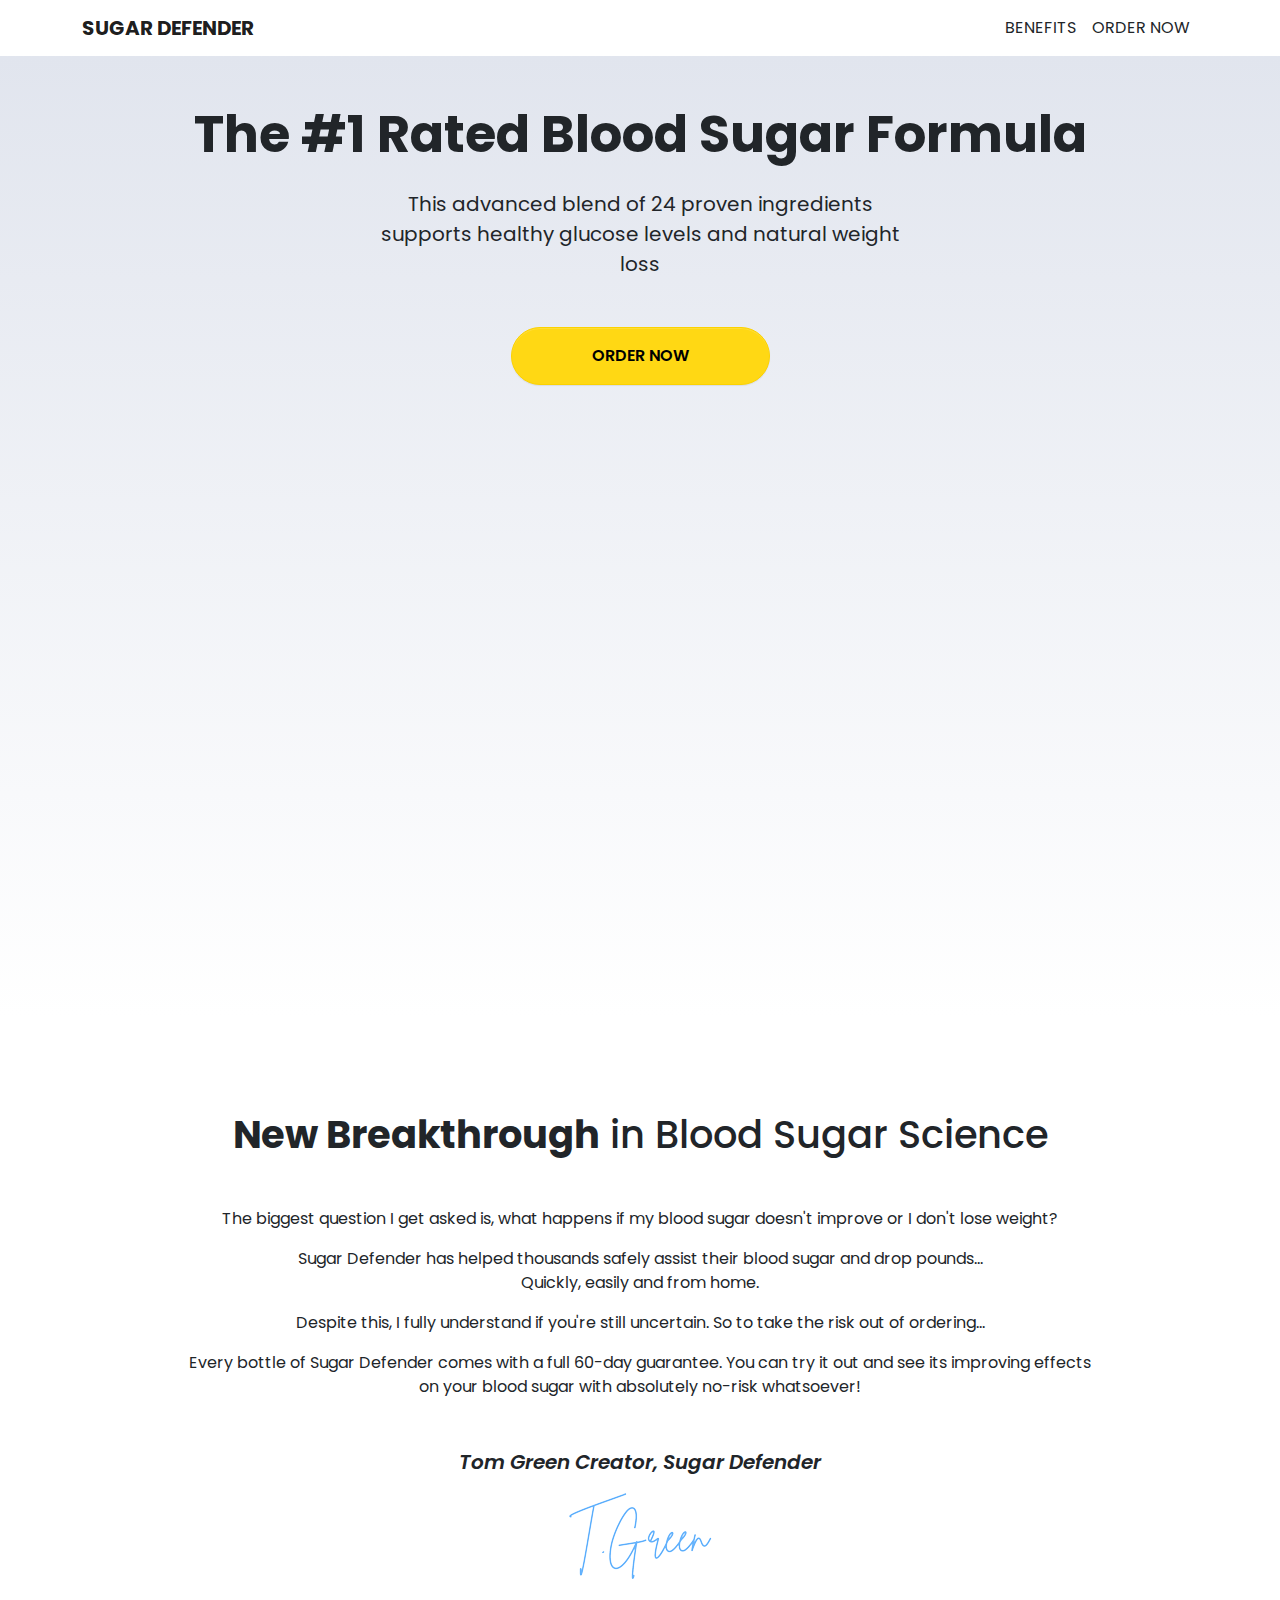
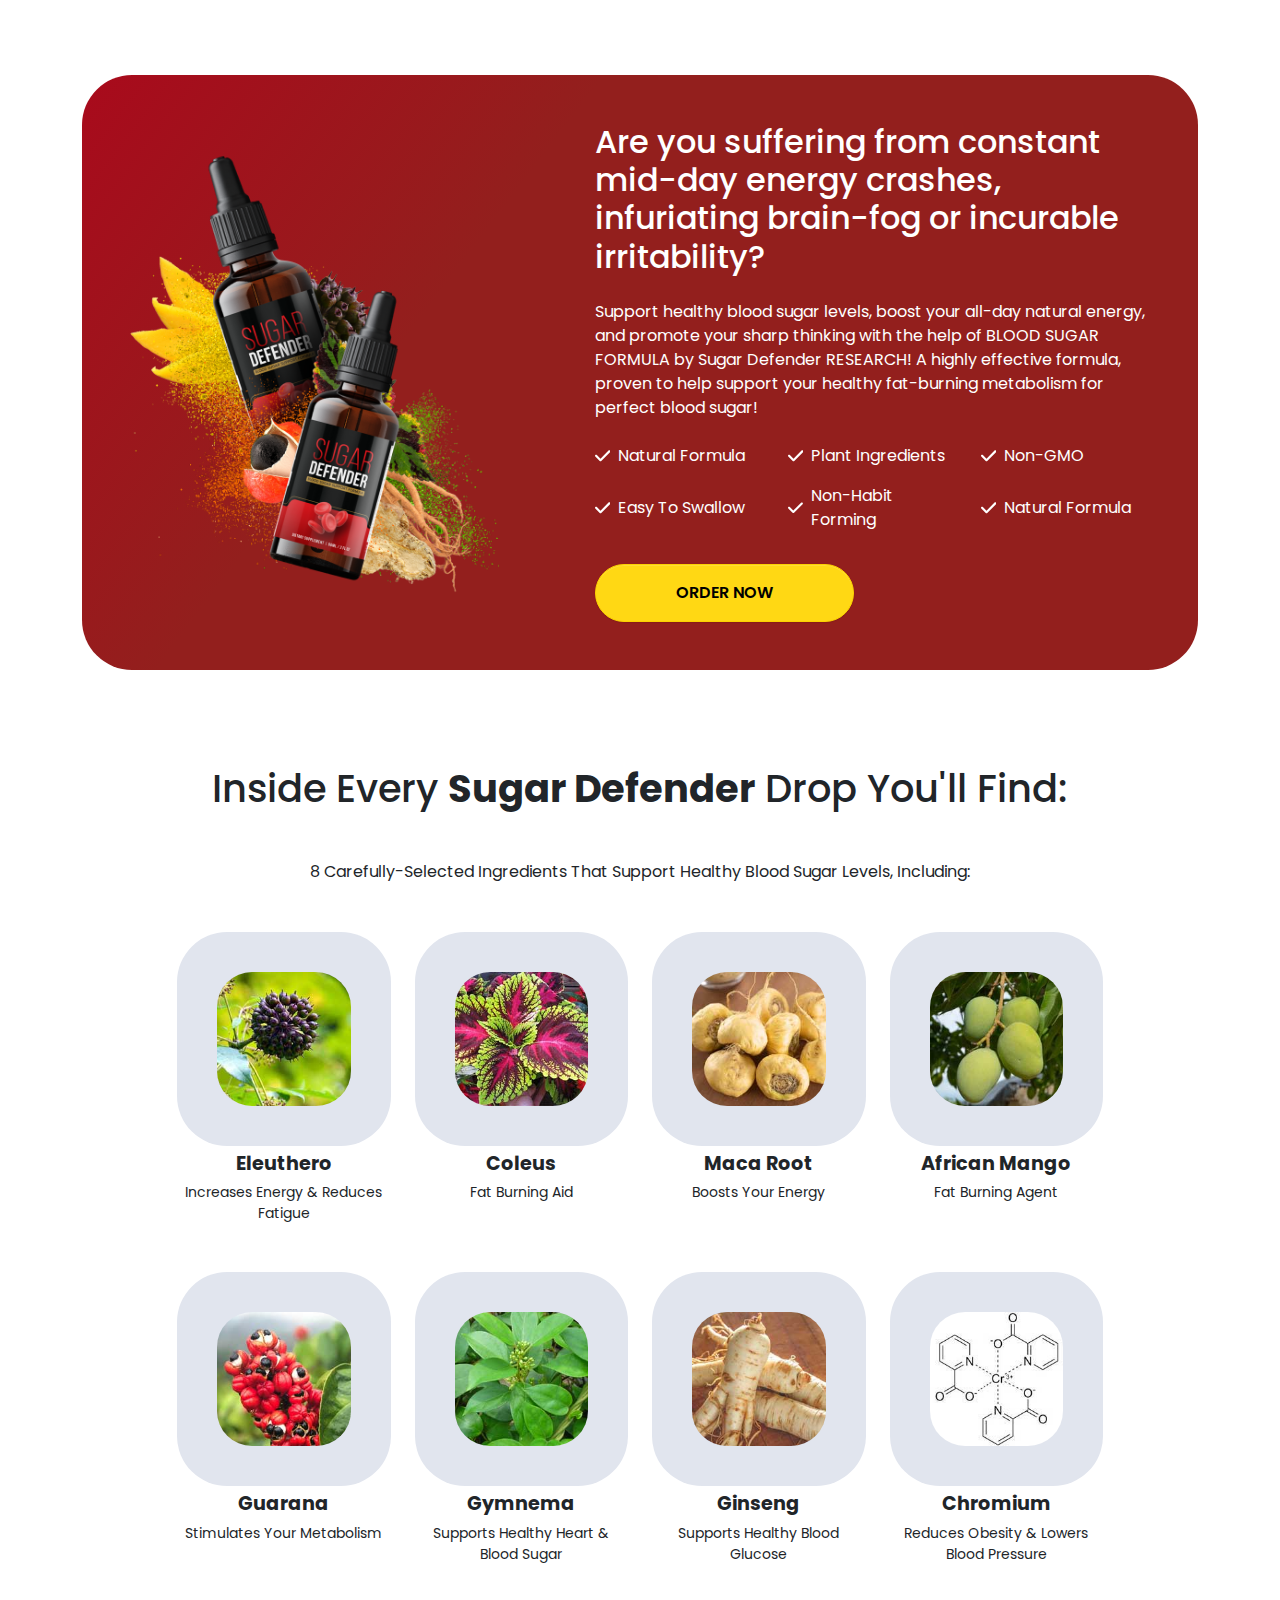
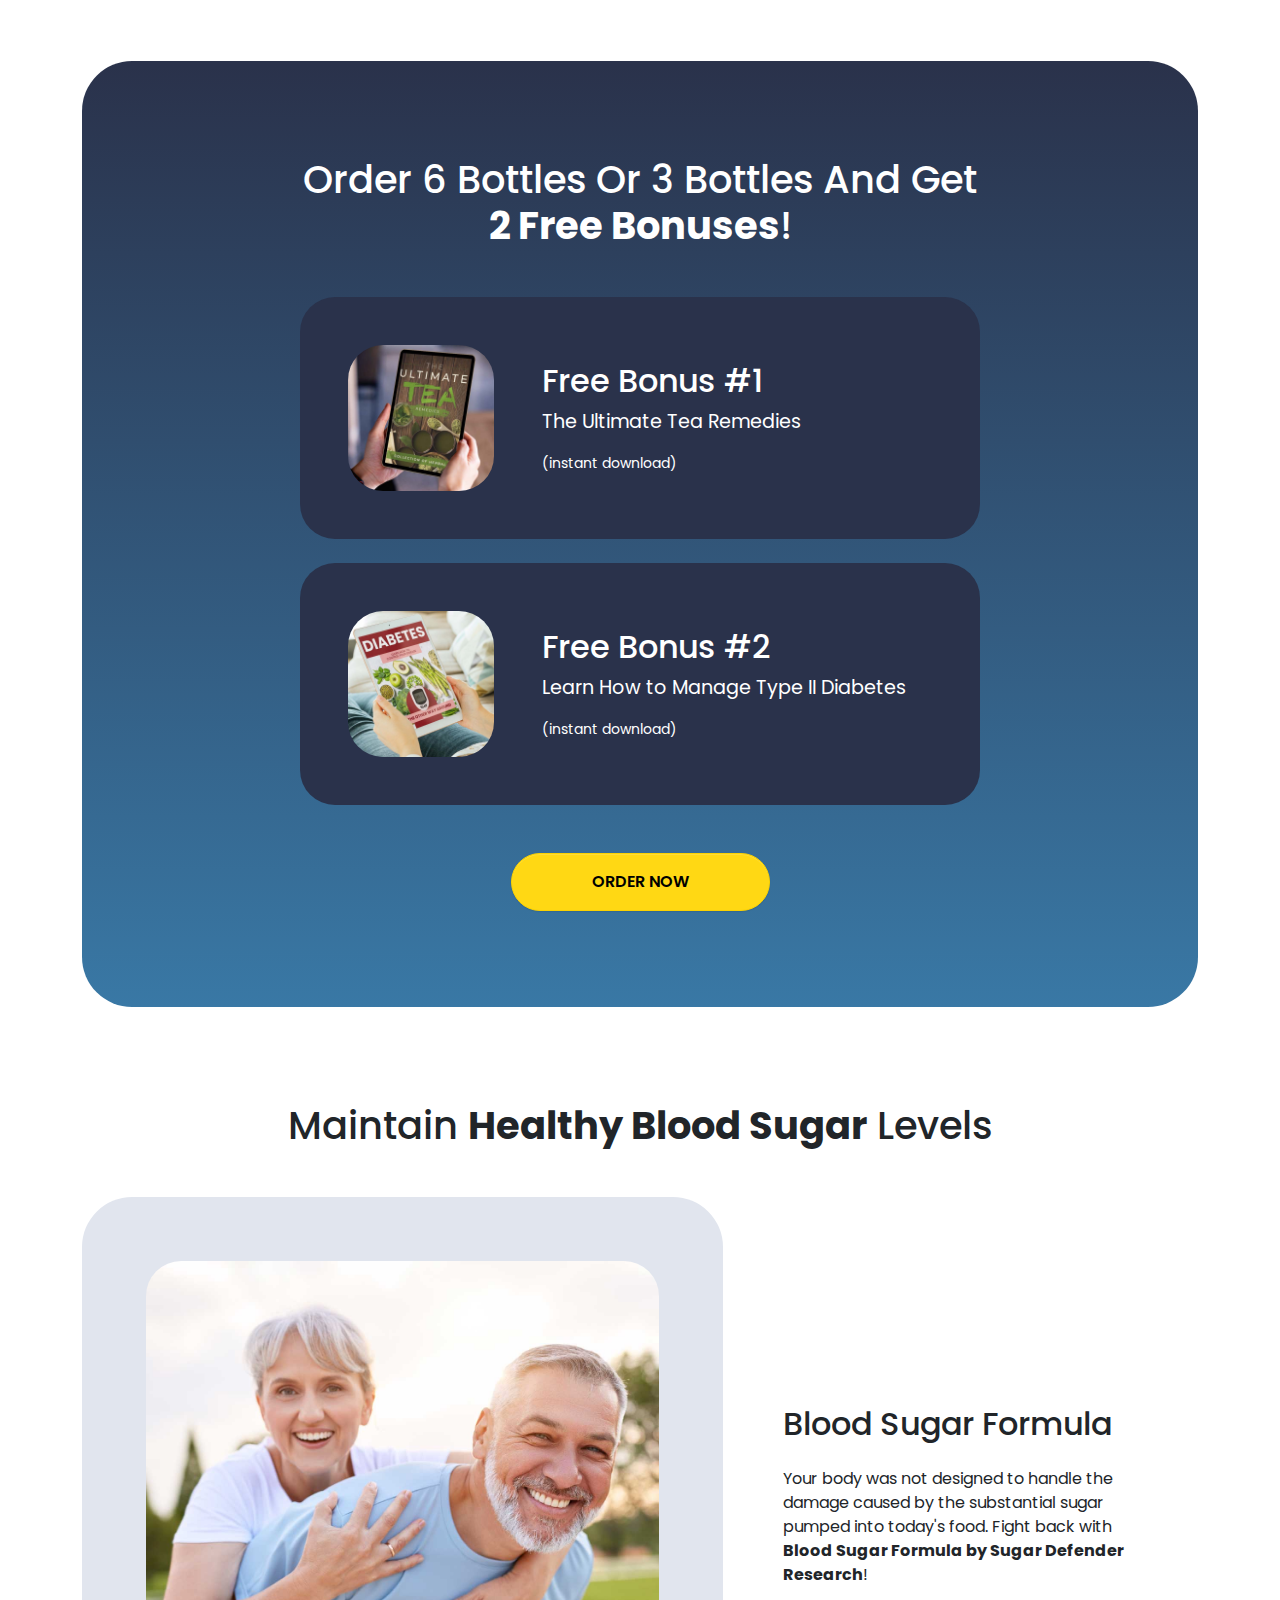
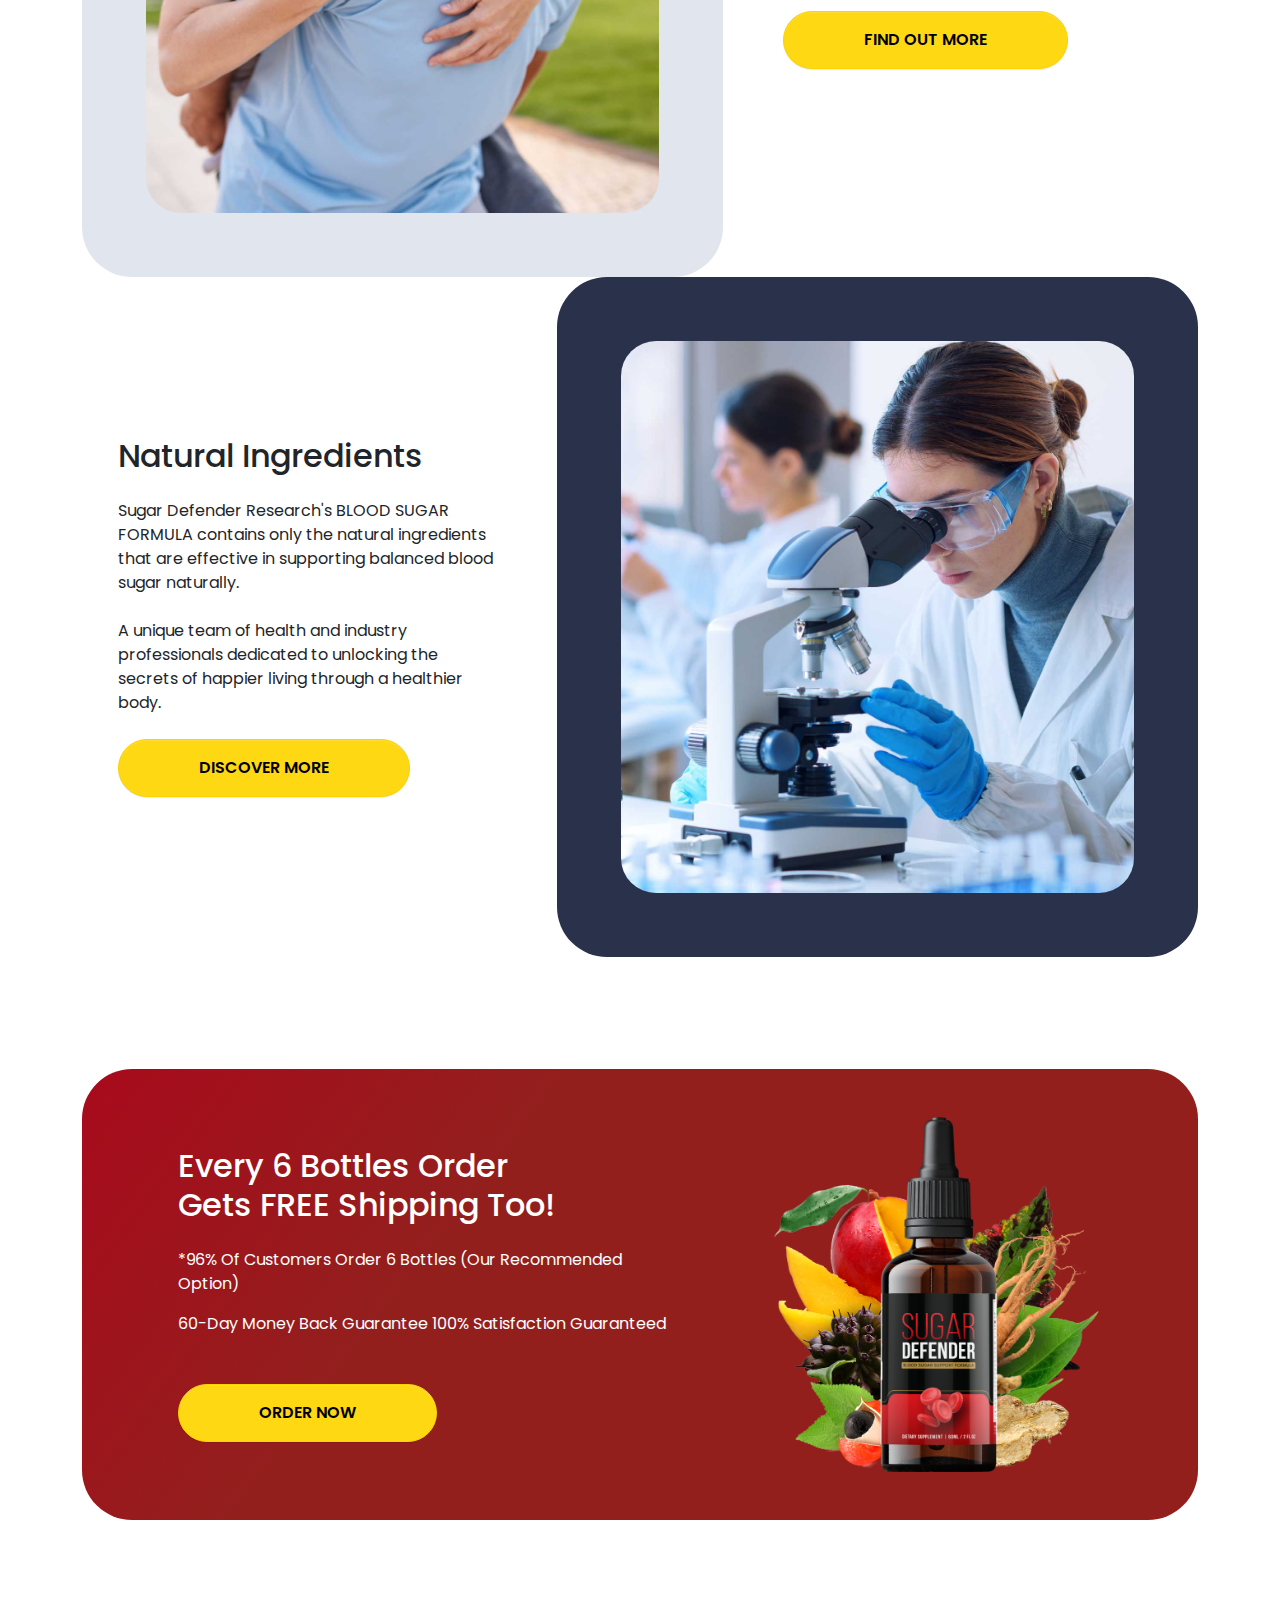
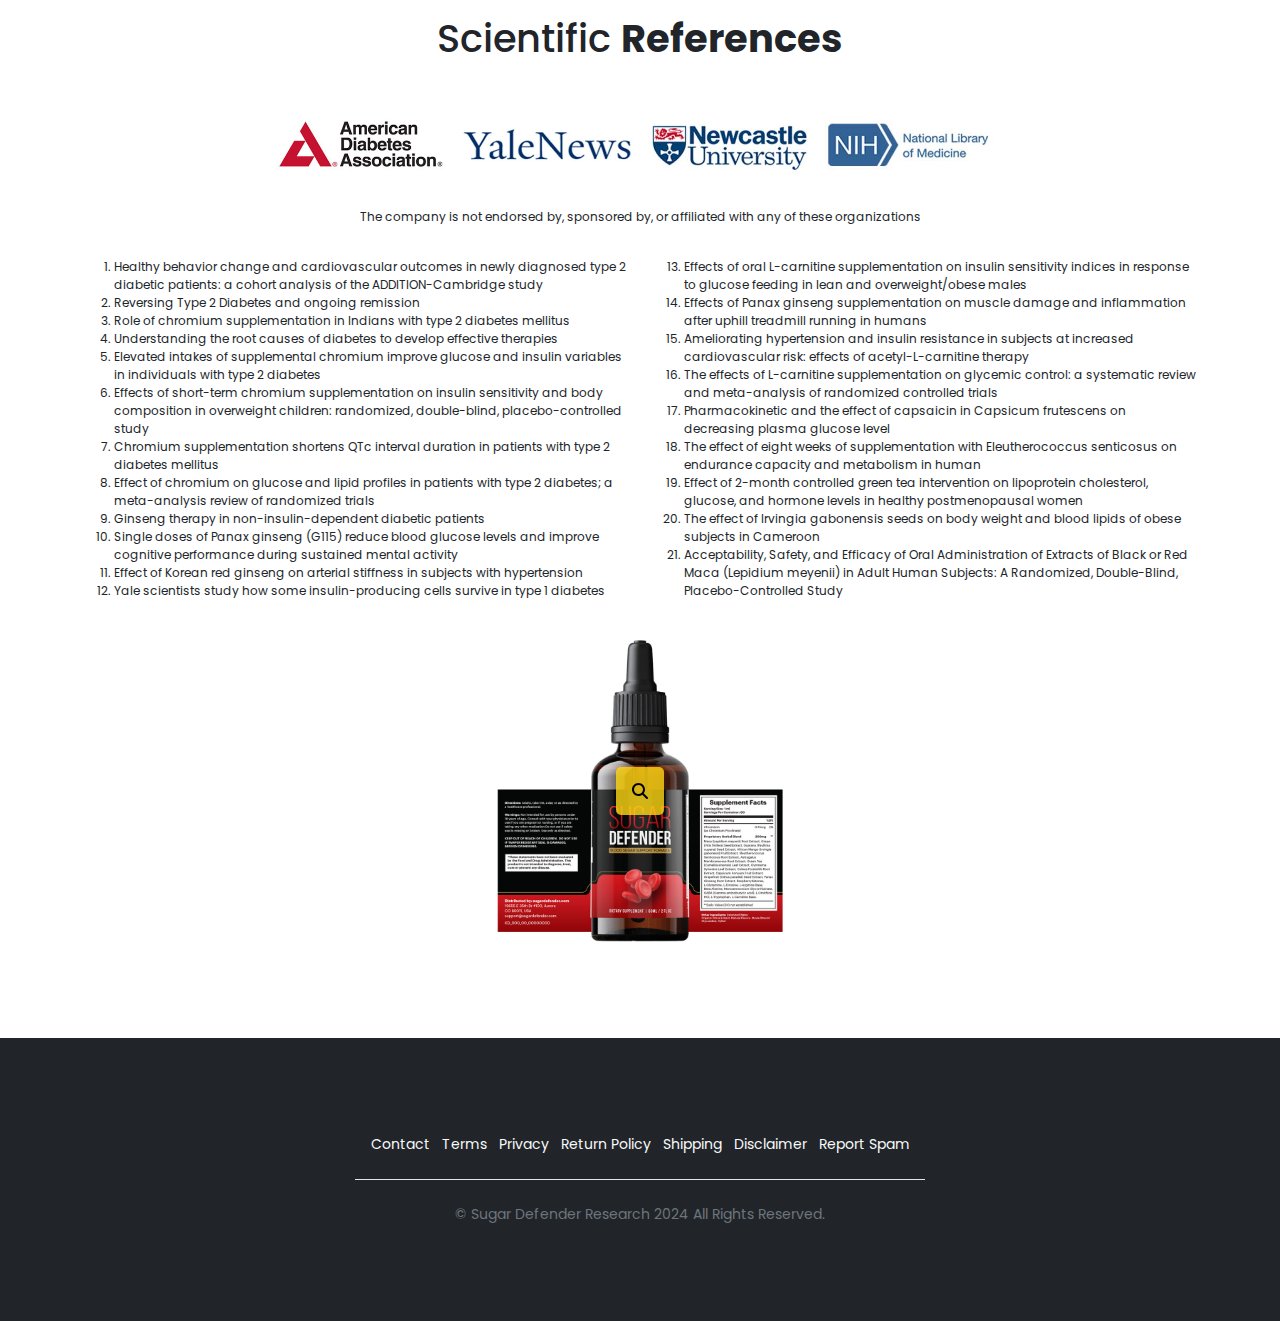
<file: index.html>
<!DOCTYPE html>
<html lang="en">


<head>
<meta charset="utf-8">
<meta name="viewport" content="width=device-width, initial-scale=1.0">
<title>Sugar Defender Official Website</title>

<script data-cfasync="false" type="text/javascript" src="cdn/js/10042665-10047246.js"></script>

<meta name="description" content="This advanced blend of 24 proven ingredients supports healthy glucose levels and natural weight loss">
<link rel="apple-touch-icon" sizes="180x180" href="apple-touch-icon.png">
<link rel="icon" type="image/png" sizes="32x32" href="favicon-32x32.png">
<link rel="icon" type="image/png" sizes="16x16" href="favicon-16x16.png">
<link rel="manifest" href="site.html">
<link rel="stylesheet" href="assets/bootstrap/bootstrap.min.css">
<link rel="stylesheet" href="assets/css/style.css">
<script src="assets/js/tasks.js"></script>
<meta name="google-site-verification" content="rpGrI8ePh30dd7_W6LeRl7ggrXzDGFhADiiEW2l6ZWk" />
  <meta name="msvalidate.01" content="7AF21E72226B18BB4D949F233688F732" />
</head>
<body data-disable-user-interaction>
<header>
<nav class="navbar navbar-expand-md text-uppercase">
<div class="container">
<a class="navbar-brand fw-bold" href="index.html">Sugar Defender</a>
<button class="navbar-toggler" type="button" data-bs-toggle="offcanvas" data-bs-target="#offcanvasDarkNavbar" aria-controls="offcanvasDarkNavbar" aria-label="Menu">
<span class="navbar-toggler-icon"></span>
</button>
<div class="offcanvas offcanvas-end text-bg-dark" tabindex="-1" id="offcanvasDarkNavbar" aria-labelledby="offcanvasDarkNavbarLabel">
<div class="offcanvas-header justify-content-end">
<button type="button" class="btn-close btn-close-white" data-bs-dismiss="offcanvas" aria-label="Close"></button>
</div>
<div class="offcanvas-body">
<ul class="navbar-nav justify-content-end flex-grow-1 pe-3 pe-md-0 text-center">
<li class="nav-item my-3 my-md-0">
<a class="nav-link" href="#benefits">BENEFITS</a>
</li>
<li class="nav-item">
<a class="nav-link my-3 my-md-0" href="b/order-now.html">ORDER NOW</a>
</li>
</ul>
</div>
</div>
</div>
</nav>
</header>
<section class="hero d-flex flex-column justify-content-end">
<div class="container flex-fill d-flex flex-column justify-content-center">
<div class="row pb-4 pt-4 pt-lg-0">
<div class="col-12 text-center"><br><br>
<h1 class="heading-1 fw-bold mb-4">The #1 Rated Blood Sugar Formula</h1>
</div>
<div class="col-md-8 col-lg-6 mx-auto text-center">
<p class="mb-4 mb-sm-5 fs-5">This advanced blend of 24 proven ingredients supports healthy glucose levels and natural weight loss</p>
</div>
<div class="col-12 text-center"><a href="b/order-now.html" class="btn-new btn-primary-new d-inline-block">Order Now</a></div>
</div>
</div>
<div class="container">
<div class="row">
<div class="video-wrapper col-12 col-lg-10 mx-auto">
<iframe width="1080" height="600" src="https://www.youtube.com/embed/W54pkbHkQrk" title="SUGAR DEFENDER" frameborder="0" allow="accelerometer; autoplay; clipboard-write; encrypted-media; gyroscope; picture-in-picture; web-share" referrerpolicy="strict-origin-when-cross-origin" allowfullscreen></iframe>
</div>
</div>
</div>
</section>
<section class="py-5 my-sm-5">
<div class="container">
<div class="row">
<div class="col-12 col-sm-10 mx-auto text-center px-4">
<h2 class="heading-2 mb-5"><span class="fw-bold">New Breakthrough</span> in Blood Sugar Science</h2>
<p>The biggest question I get asked is, what happens if my blood sugar doesn't improve or I don't lose weight?</p>
<p>Sugar Defender has helped thousands safely assist their blood sugar and drop pounds... <br>Quickly, easily and from home.</p>
<p>Despite this, I fully understand if you're still uncertain. So to take the risk out of ordering...</p>
<p class="mb-5">Every bottle of Sugar Defender comes with a full 60-day guarantee. You can try it out and see its improving effects on your blood sugar with absolutely no-risk whatsoever!</p>
<p class="fw-semibold fs-5 fst-italic">Tom Green Creator, Sugar Defender</p>
<div class="col-5 mx-auto">
<picture class="img-fluid">
<source srcset="assets/img/signature.png" type="image/webp">
<img src="assets/img/signature.png" alt="Signature" class="img-fluid">
</picture>
</div>
</div>
</div>
</div>
</section>
<section id="benefits">
<div class="container">
<div class="row">
<div class="col-12">
<div class="theme-border-radius red-gradient-bg text-white d-md-flex align-items-center">
<div class="col-12 col-md-5 pt-4 pb-3 ps-4 pe-4 pe-sm-5 py-sm-5 ps-sm-5 pe-sm-0">
<picture class="img-fluid">
<source media="(min-width: 500px)" srcset="assets/img/2bootle-fruits.png" type="image/webp">
<source srcset="assets/img/2bootle-fruits.png" type="image/webp">
<source media="(min-width: 500px)" srcset="/assets/img/2bootle-fruits.png" type="image/png">
<source srcset="assets/img/2bootle-fruits.png" type="image/png">
<img srcset="assets/img/2bootle-fruits.png 500w, /assets/img/2bootle-fruits.png 800w" sizes="(max-width: 500px) 500px, 800px" src="assets/img/2bootle-fruits.png" alt="2 Bottles of Sugar Defender with fruits" class="img-fluid">
</picture>
</div>
<div class="col-12 col-md-7 p-4 p-sm-5">
<h2 class="heading-3 mb-4">Are you suffering from constant mid-day energy crashes, infuriating brain-fog or incurable irritability?</h2>
<p class="mb-4">Support healthy blood sugar levels, boost your all-day natural energy, and promote your sharp thinking with the help of BLOOD SUGAR FORMULA by Sugar Defender RESEARCH! A highly effective formula, proven to help support your healthy fat-burning metabolism for perfect blood sugar!</p>
<div class="row mb-3">
<div class="col-6 col-md-4 d-flex align-items-center mb-3">
<svg xmlns="http://www.w3.org/2000/svg" height="1.1em" viewBox="0 0 448 512"><path fill="#FFFFFF" d="M438.6 105.4c12.5 12.5 12.5 32.8 0 45.3l-256 256c-12.5 12.5-32.8 12.5-45.3 0l-128-128c-12.5-12.5-12.5-32.8 0-45.3s32.8-12.5 45.3 0L160 338.7 393.4 105.4c12.5-12.5 32.8-12.5 45.3 0z" /></svg>
<p class="mb-0 ms-2">Natural Formula</p>
</div>
<div class="col-6 col-md-4 d-flex align-items-center mb-3">
<svg xmlns="http://www.w3.org/2000/svg" height="1.1em" viewBox="0 0 448 512"><path fill="#FFFFFF" d="M438.6 105.4c12.5 12.5 12.5 32.8 0 45.3l-256 256c-12.5 12.5-32.8 12.5-45.3 0l-128-128c-12.5-12.5-12.5-32.8 0-45.3s32.8-12.5 45.3 0L160 338.7 393.4 105.4c12.5-12.5 32.8-12.5 45.3 0z" /></svg>
<p class="mb-0 ms-2">Plant Ingredients</p>
</div>
<div class="col-6 col-md-4 d-flex align-items-center mb-3">
<svg xmlns="http://www.w3.org/2000/svg" height="1.1em" viewBox="0 0 448 512"><path fill="#FFFFFF" d="M438.6 105.4c12.5 12.5 12.5 32.8 0 45.3l-256 256c-12.5 12.5-32.8 12.5-45.3 0l-128-128c-12.5-12.5-12.5-32.8 0-45.3s32.8-12.5 45.3 0L160 338.7 393.4 105.4c12.5-12.5 32.8-12.5 45.3 0z" /></svg>
<p class="mb-0 ms-2">Non-GMO</p>
</div>
<div class="col-6 col-md-4 d-flex align-items-center mb-3">
<svg xmlns="http://www.w3.org/2000/svg" height="1.1em" viewBox="0 0 448 512"><path fill="#FFFFFF" d="M438.6 105.4c12.5 12.5 12.5 32.8 0 45.3l-256 256c-12.5 12.5-32.8 12.5-45.3 0l-128-128c-12.5-12.5-12.5-32.8 0-45.3s32.8-12.5 45.3 0L160 338.7 393.4 105.4c12.5-12.5 32.8-12.5 45.3 0z" /></svg>
<p class="mb-0 ms-2">Easy To Swallow</p>
</div>
<div class="col-6 col-md-4 d-flex align-items-center mb-3">
<svg xmlns="http://www.w3.org/2000/svg" height="1.1em" viewBox="0 0 448 512"><path fill="#FFFFFF" d="M438.6 105.4c12.5 12.5 12.5 32.8 0 45.3l-256 256c-12.5 12.5-32.8 12.5-45.3 0l-128-128c-12.5-12.5-12.5-32.8 0-45.3s32.8-12.5 45.3 0L160 338.7 393.4 105.4c12.5-12.5 32.8-12.5 45.3 0z" /></svg>
<p class="mb-0 ms-2">Non-Habit Forming</p>
</div>
<div class="col-6 col-md-4 d-flex align-items-center mb-3">
<svg xmlns="http://www.w3.org/2000/svg" height="1.1em" viewBox="0 0 448 512"><path fill="#FFFFFF" d="M438.6 105.4c12.5 12.5 12.5 32.8 0 45.3l-256 256c-12.5 12.5-32.8 12.5-45.3 0l-128-128c-12.5-12.5-12.5-32.8 0-45.3s32.8-12.5 45.3 0L160 338.7 393.4 105.4c12.5-12.5 32.8-12.5 45.3 0z" /></svg>
<p class="mb-0 ms-2">Natural Formula</p>
</div>
</div>
<div><a href="b/order-now.html" class="btn-new btn-primary-new d-block d-md-inline-block">Order Now</a></div>
</div>
</div>
</div>
</div>
</div>
</section>
<section class="my-5 py-sm-5">
<div class="container">
<div class="row">
<div class="col-12 col-sm-10 mx-auto text-center">
<h2 class="heading-2 mb-4 mb-sm-5">Inside Every <span class="fw-bold">Sugar Defender</span> Drop You'll Find:</h2>
<p class="mb-5">8 Carefully-Selected Ingredients That Support Healthy Blood Sugar Levels, Including:</p>
</div>
<div class="col-12 col-xl-10 mx-auto text-center">
<div class="row justify-content-center">
<div class="col-6 col-sm-4 col-lg-3 mb-5">
<div class="bg-light theme-border-radius p-2-5">
<img src="assets/img/i-eleuthero.jpg" alt="Eleuthero" class="img-fluid theme-border-radius-sm">
</div>
<p class="fw-bold heading-4 my-1">Eleuthero</p>
<p class="mb-0 small">Increases Energy & Reduces Fatigue</p>
</div>
<div class="col-6 col-sm-4 col-lg-3 mb-5">
<div class="bg-light theme-border-radius p-2-5">
<img src="assets/img/i-coleus.jpg" alt="Coleus" class="img-fluid theme-border-radius-sm">
</div>
<p class="fw-bold heading-4 my-1">Coleus</p>
<p class="mb-0 small">Fat Burning Aid</p>
</div>
<div class="col-6 col-sm-4 col-lg-3 mb-5">
<div class="bg-light theme-border-radius p-2-5">
<img src="assets/img/i-maca-root.jpg" alt="Maca Root" class="img-fluid theme-border-radius-sm">
</div>
<p class="fw-bold heading-4 my-1">Maca Root</p>
<p class="mb-0 small">Boosts Your Energy</p>
</div>
<div class="col-6 col-sm-4 col-lg-3 mb-5">
<div class="bg-light theme-border-radius p-2-5">
<img src="assets/img/i-african-mango.jpg" alt="African Mango" class="img-fluid theme-border-radius-sm">
</div>
<p class="fw-bold heading-4 my-1">African Mango</p>
<p class="mb-0 small">Fat Burning Agent</p>
</div>
<div class="col-6 col-sm-4 col-lg-3 mb-5 mb-lg-0">
<div class="bg-light theme-border-radius p-2-5">
<img src="assets/img/i-guarana.jpg" alt="Guarana" class="img-fluid theme-border-radius-sm">
</div>
<p class="fw-bold heading-4 my-1">Guarana</p>
<p class="mb-0 small">Stimulates Your Metabolism</p>
</div>
<div class="col-6 col-sm-4 col-lg-3 mb-5 mb-lg-0">
<div class="bg-light theme-border-radius p-2-5">
<img src="assets/img/i-gymnema.jpg" alt="Gymnema" class="img-fluid theme-border-radius-sm">
</div>
<p class="fw-bold heading-4 my-1">Gymnema</p>
<p class="mb-0 small">Supports Healthy Heart & Blood Sugar</p>
</div>
<div class="col-6 col-sm-4 col-lg-3">
<div class="bg-light theme-border-radius p-2-5">
<img src="assets/img/i-ginseng-root.jpg" alt="Ginseng" class="img-fluid theme-border-radius-sm">
</div>
<p class="fw-bold heading-4 my-1">Ginseng</p>
<p class="mb-0 small">Supports Healthy Blood Glucose</p>
</div>
<div class="col-6 col-sm-4 col-lg-3">
<div class="bg-light theme-border-radius p-2-5">
<img src="assets/img/i-chromium-picolinate.jpg" alt="Chromium" class="img-fluid theme-border-radius-sm">
</div>
<p class="fw-bold heading-4 my-1">Chromium</p>
<p class="mb-0 small">Reduces Obesity & Lowers Blood Pressure</p>
</div>
</div>
</div>
</div>
</div>
</section>
<section>
<div class="container">
<div class="row">
<div class="col-12">
<div class="theme-border-radius blue-dark-bg text-white p-4 p-md-5">
<div class="col-12 col-sm-10 col-md-8 mx-auto py-5">
<h2 class="heading-2 text-center mb-5">Order 6 Bottles Or 3 Bottles And Get <span class="fw-bold">2 Free Bonuses</span>!</h2>
<div class="theme-border-radius-sm blue-light-bg d-md-flex p-4 p-md-5 mb-4 align-items-center">
<div class="col-5 col-md-3 mx-auto mb-4 mb-md-0">
<picture class="img-fluid">
<source media="(min-width: 500px)" srcset="assets/img/book1.jpg">
<source srcset="assets/img/book1-m.jpg">
<img srcset="/assets/img/book1-m.jpg 200w, /assets/img/book1.jpg 600w" sizes="(max-width: 500px) 200px, 600px" src="assets/img/book1.jpg" alt="Free Bonus Ultimate Tea Remedies" class="img-fluid theme-border-radius-sm">
</picture>
</div>
<div class="col-9 mx-auto ps-md-5 text-center text-md-start">
<h3 class="heading-3">Free Bonus #1</h3>
<p class="heading-4">The Ultimate Tea Remedies</p>
<p class="small mb-0">(instant download)</p>
</div>
</div>
<div class="theme-border-radius-sm blue-light-bg d-md-flex p-4 p-md-5 align-items-center">
<div class="col-5 col-md-3 mx-auto mb-4 mb-md-0">
<picture class="img-fluid">
<source media="(min-width: 500px)" srcset="assets/img/book2.jpg">
<source srcset="assets/img/book2-m.jpg">
<img srcset="/assets/img/book2-m.jpg 200w, /assets/img/book2.jpg 600w" sizes="(max-width: 500px) 200px, 600px" src="assets/img/book2.jpg" alt="Free Bonus Learn How to Manage Diabetes" class="img-fluid theme-border-radius-sm">
</picture>
</div>
<div class="col-9 mx-auto ps-md-5 text-center text-md-start">
<h3 class="heading-3">Free Bonus #2</h3>
<p class="heading-4">Learn How to Manage Type II Diabetes</p>
<p class="small mb-0">(instant download)</p>
</div>
</div>
<div class="text-center mt-4 mt-sm-5"><a href="b/order-now.html" class="btn-new btn-primary-new d-block d-sm-inline-block">Order Now</a></div>
</div>
</div>
</div>
</div>
</div>
</section>
<section class="my-md-5 py-5">
<div class="container">
<div class="row align-items-center">
<div class="col-12 text-center">
<h2 class="heading-2 mb-5">Maintain <span class="fw-bold">Healthy Blood Sugar</span> Levels</h2>
</div>
<div class="col-lg-7">
<div class="theme-border-radius p-4rem bg-light">
<picture class="img-fluid">
<source media="(min-width: 500px)" srcset="assets/img/happy_couple.jpg">
<source srcset="assets/img/happy_couple-m.jpg">
<img srcset="/assets/img/happy_couple-m.jpg 400w, /assets/img/happy_couple.jpg 1200w" sizes="(max-width: 500px) 400px, 1200px" src="assets/img/happy_couple.jpg" alt="Couple Smilling" class="img-fluid theme-border-radius-sm">
</picture>
</div>
</div>
<div class="col-lg-5 p-4 p-sm-5 mb-5 mb-lg-0">
<h3 class="heading-3 mb-4">Blood Sugar Formula</h3>
<p class="mb-4">Your body was not designed to handle the damage caused by the substantial sugar pumped into today's food. Fight back with <span class="fw-bold">Blood Sugar Formula by Sugar Defender Research</span>!</p>
<div><a href="b/order-now.html" class="btn-new btn-primary-new btn-primary-new d-block d-sm-inline-block">Find Out More</a></div>
</div>
<div class="col-lg-5 p-4 p-sm-5 order-2 order-lg-1">
<h3 class="heading-3 mb-4">Natural Ingredients</h3>
<p class="mb-4">Sugar Defender Research's BLOOD SUGAR FORMULA contains only the natural ingredients that are effective in supporting balanced blood sugar naturally.</p>
<p class="mb-4">A unique team of health and industry professionals dedicated to unlocking the secrets of happier living through a healthier body.</p>
<div><a href="b/order-now.html" class="btn-new btn-primary-new d-block d-sm-inline-block">Discover More</a></div>
</div>
<div class="col-lg-7 order-1 order-lg-2">
<div class="theme-border-radius p-4rem blue-light-bg">
<picture class="img-fluid">
<source media="(min-width: 500px)" srcset="assets/img/research1.jpg">
<source srcset="assets/img/research1-m.jpg">
<img srcset="/assets/img/research1-m.jpg 400w, /assets/img/research1.jpg 1200w" sizes="(max-width: 500px) 400px, 1200px" src="assets/img/research1.jpg" alt="Researcher" class="img-fluid theme-border-radius-sm">
</picture>
</div>
</div>
</div>
</div>
</section>
<section class="pt-sm-3">
<div class="container">
<div class="row">
<div class="col-12">
<div class="theme-border-radius red-gradient-bg text-white d-md-flex p-4 p-sm-5 align-items-center d-flex flex-wrap">
<div class="col-12 col-md-7 order-2 order-md-1 px-lg-5 text-center text-md-start">
<h2 class="heading-3 mb-4">Every 6 Bottles Order <br> Gets FREE Shipping Too!</h2>
<p>*96% Of Customers Order 6 Bottles (Our Recommended Option)</p>
<p>60-Day Money Back Guarantee 100% Satisfaction Guaranteed</p>
<div class="mt-4 mt-sm-5"><a href="b/order-now.html" class="btn-new btn-primary-new d-block d-sm-inline-block">Order Now</a></div>
</div>
<div class="col-12 col-md-5 mx-auto order-1 order-md-2 mb-4 mb-md-0 px-lg-5">
<picture class="img-fluid">
<source media="(min-width: 500px)" srcset="assets/img/1bottle-fruits.png" type="image/webp">
<source srcset="assets/img/1bottle-fruits.png" type="image/webp">
<source media="(min-width: 500px)" srcset="/assets/img/1bottle-fruits.png" type="image/png">
<source srcset="assets/img/1bottle-fruits.png" type="image/png">
<img srcset="assets/img/1bottle-fruits.png 500w, /assets/img/1bottle-fruits.png 800w" sizes="(max-width: 500px) 500px, 800px" src="assets/img/1bottle-fruits.png" alt="1 Bottles of Sugar Defender with fruits" class="img-fluid">
</picture>
</div>
</div>
</div>
</div>
</div>
</section>
<section class="py-5 my-sm-5">
<div class="container">
<div class="row">
<div class="col-12">
<h2 class="heading-2 text-center mb-4 mb-md-5">Scientific <span class="fw-bold">References</span></h2>
</div>
<div class="col-11 col-md-10 col-lg-8 mx-auto d-sm-flex">
<div class="col-sm-6"><img src="assets/img/refs1.jpg" alt="References" class="img-fluid"></div>
<div class="col-sm-6"><img src="assets/img/refs2.jpg" alt="References" class="img-fluid"></div>
</div>
<div class="col-12  my-3"><p class="p-3 mb-0 text-center reference-text">The company is not endorsed by, sponsored by, or affiliated with any of these organizations</p></div>
<div class="col-12 col-sm-6">
<ol class="reference-text">
<li> Healthy behavior change and cardiovascular outcomes in newly diagnosed type 2 diabetic patients: a cohort analysis of the ADDITION-Cambridge study</li>
<li> Reversing Type 2 Diabetes and ongoing remission <br></li>
<li> Role of chromium supplementation in Indians with type 2 diabetes mellitus <br></li>
<li> Understanding the root causes of diabetes to develop effective therapies <br></li>
<li> Elevated intakes of supplemental chromium improve glucose and insulin variables in individuals with type 2 diabetes <br></li>
<li> Effects of short-term chromium supplementation on insulin sensitivity and body composition in overweight children: randomized, double-blind, placebo-controlled study <br></li>
<li> Chromium supplementation shortens QTc interval duration in patients with type 2 diabetes mellitus <br></li>
<li> Effect of chromium on glucose and lipid profiles in patients with type 2 diabetes; a meta-analysis review of randomized trials <br></li>
<li> Ginseng therapy in non-insulin-dependent diabetic patients <br></li>
<li> Single doses of Panax ginseng (G115) reduce blood glucose levels and improve cognitive performance during sustained mental activity <br></li>
<li> Effect of Korean red ginseng on arterial stiffness in subjects with hypertension <br></li>
<li> Yale scientists study how some insulin-producing cells survive in type 1 diabetes <br></li>
</ol>
</div>
<div class="col-12 col-sm-6">
<ol class="reference-text" start="13">
<li> Effects of oral L-carnitine supplementation on insulin sensitivity indices in response to glucose feeding in lean and overweight/obese males&nbsp;<br></li>
<li> Effects of Panax ginseng supplementation on muscle damage and inflammation after uphill treadmill running in humans <br></li>
<li> Ameliorating hypertension and insulin resistance in subjects at increased cardiovascular risk: effects of acetyl-L-carnitine therapy <br></li>
<li> The effects of L-carnitine supplementation on glycemic control: a systematic review and meta-analysis of randomized controlled trials <br></li>
<li> Pharmacokinetic and the effect of capsaicin in Capsicum frutescens on decreasing plasma glucose level <br></li>
<li>The effect of eight weeks of supplementation with Eleutherococcus senticosus on endurance capacity and metabolism in human <br></li>
<li> Effect of 2-month controlled green tea intervention on lipoprotein cholesterol, glucose, and hormone levels in healthy postmenopausal women <br></li>
<li>The effect of Irvingia gabonensis seeds on body weight and blood lipids of obese subjects in Cameroon<br></li>
<li>Acceptability, Safety, and Efficacy of Oral Administration of Extracts of Black or Red Maca (Lepidium meyenii) in Adult Human Subjects: A Randomized, Double-Blind, Placebo-Controlled Study<br></li>
</ol>
</div>
<div class="col-8 col-md-6 col-lg-4 mx-auto mt-md-4 position-relative">
<picture>
<source srcset="assets/img/bottle-label.jpg" type="image/webp">
<img src="assets/img/bottle-label.jpg" alt="Bottle Label" class="img-fluid">
</picture>
<button type="button" class="modal-label" data-bs-toggle="modal" data-bs-target="#staticBackdrop">
<svg xmlns="http://www.w3.org/2000/svg" height="16" width="16" viewBox="0 0 512 512"><path d="M416 208c0 45.9-14.9 88.3-40 122.7L502.6 457.4c12.5 12.5 12.5 32.8 0 45.3s-32.8 12.5-45.3 0L330.7 376c-34.4 25.2-76.8 40-122.7 40C93.1 416 0 322.9 0 208S93.1 0 208 0S416 93.1 416 208zM208 352a144 144 0 1 0 0-288 144 144 0 1 0 0 288z" /></svg>
</button>
<div class="modal fade" id="staticBackdrop" data-bs-backdrop="static" data-bs-keyboard="false" tabindex="-1" aria-labelledby="staticBackdropLabel" aria-hidden="true">
<div class="modal-dialog modal-dialog-centered modal-xl">
<div class="modal-content">
<div class="text-end">
<button type="button" class="btn-close p-3 p-sm-4" data-bs-dismiss="modal" aria-label="Close"></button>
</div>
<div class="modal-body pt-0">
<picture class="d-none d-lg-block">
<source srcset="assets/img/label-sugardender.jpg" type="image/webp">
<img src="assets/img/label-sugardender.jpg" alt="Label Sugardefender" class="img-fluid">
</picture>
<picture class="d-block d-lg-none">
<source srcset="assets/img/mobile-label.jpg" type="image/webp">
<img src="assets/img/mobile-label.jpg" alt="Label Sugardefender" class="img-fluid">
</picture>
</div>
</div>
</div>
</div>
</div>
</div>
</div>
</section>
<footer class="text-center bg-dark py-md-5">
<div class="container text-white py-5">
<ul class="list-inline small mb-4">
<li class="list-inline-item"><a class="link-light text-decoration-none" href="info/contact.html" target="_blank">Contact</a></li>
<li class="list-inline-item"><a class="link-light text-decoration-none" href="info/terms.html" target="_blank">Terms</a></li>
<li class="list-inline-item"><a class="link-light text-decoration-none" href="info/privacy.html" target="_blank">Privacy</a></li>
<li class="list-inline-item"><a class="link-light text-decoration-none" href="info/return-policy.html" target="_blank">Return Policy</a></li>
<li class="list-inline-item"><a class="link-light text-decoration-none" href="info/shipping.html" target="_blank">Shipping</a></li>
<li class="list-inline-item"><a class="link-light text-decoration-none" href="info/disclamer.html" target="_blank">Disclaimer</a></li>
<li class="list-inline-item"><a class="link-light text-decoration-none" href="unsubscribe.html" target="_blank">Report Spam</a></li>
</ul>
<div class="row">
<div class="col-md-8 col-lg-6 mx-auto border-bottom border-light mb-4">

</div>
<div class="col-md-10 mx-auto">

</div>
</div>
<div></div>
<p class="text-muted mb-0 small">© Sugar Defender Research 2024 All Rights Reserved. </p>
</div>
</footer>

<script src="assets/js/script.min.js"></script>

</body>
</html>
</file>
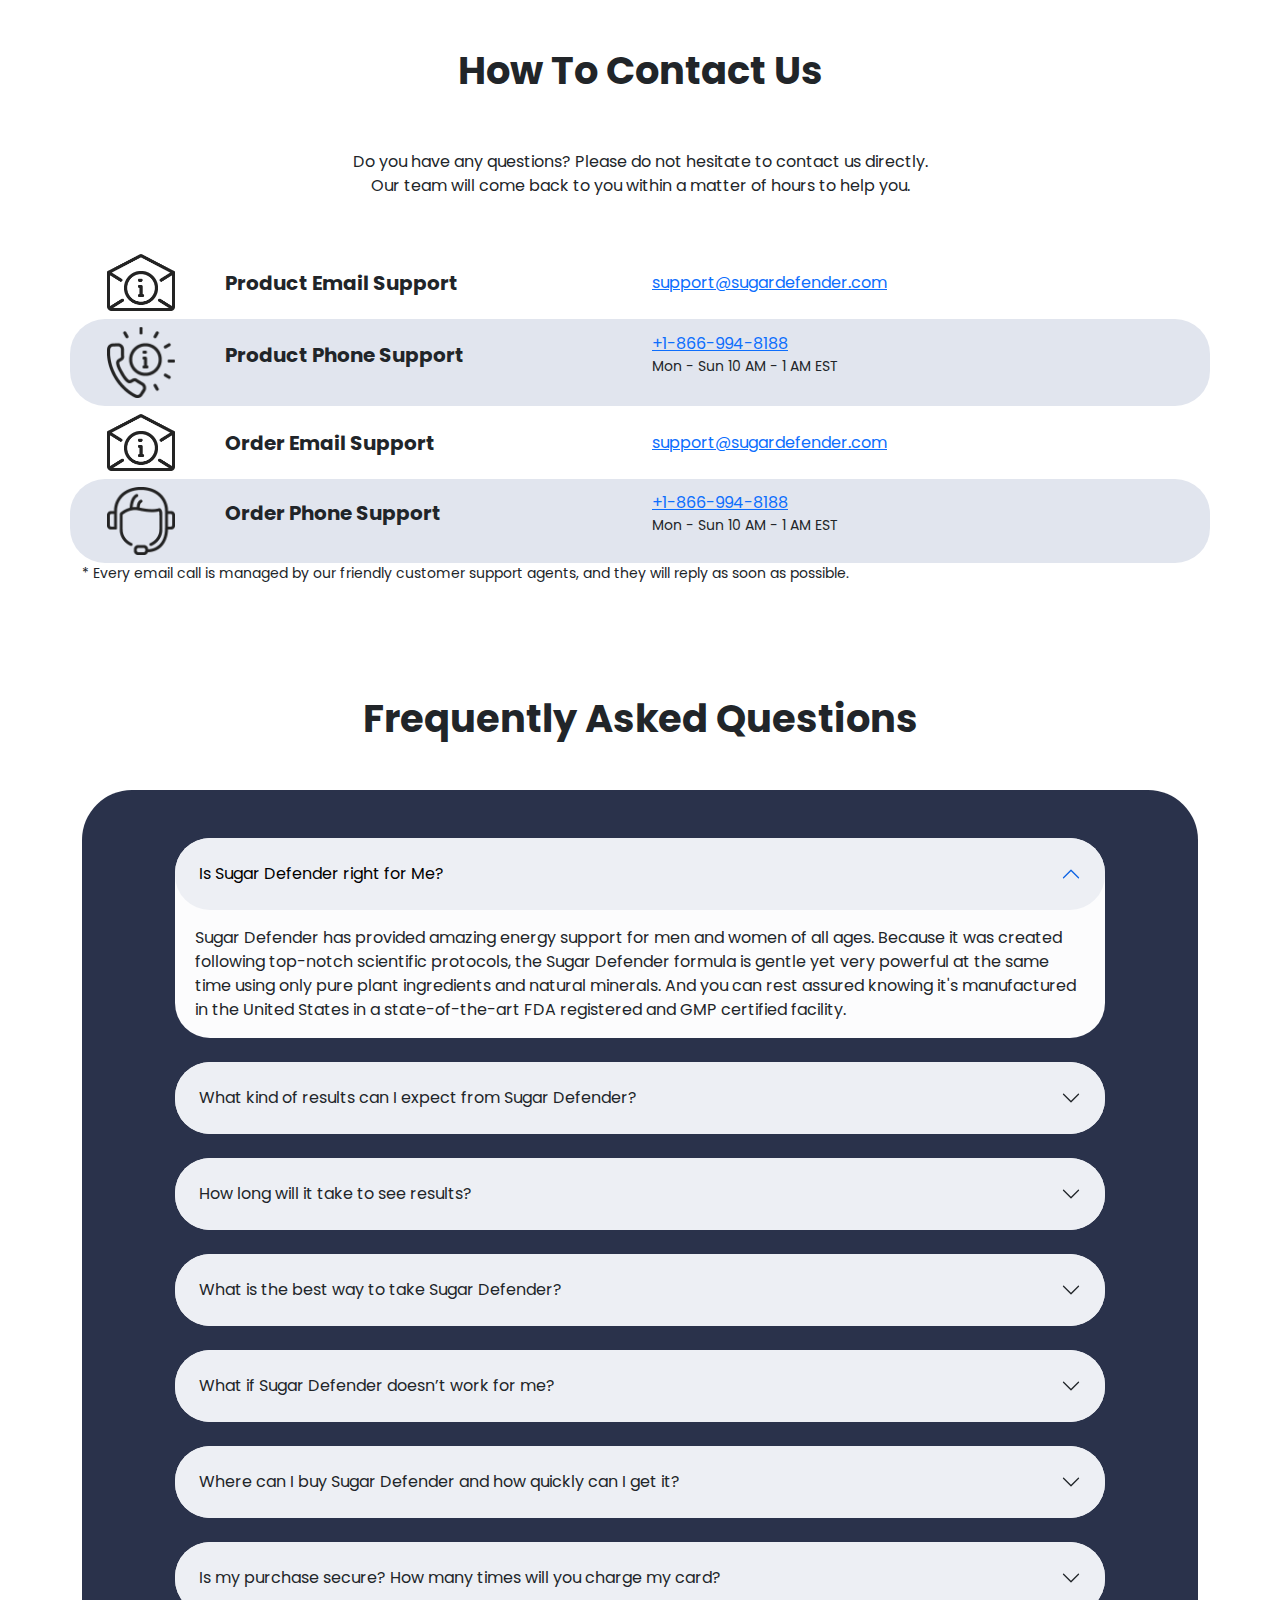
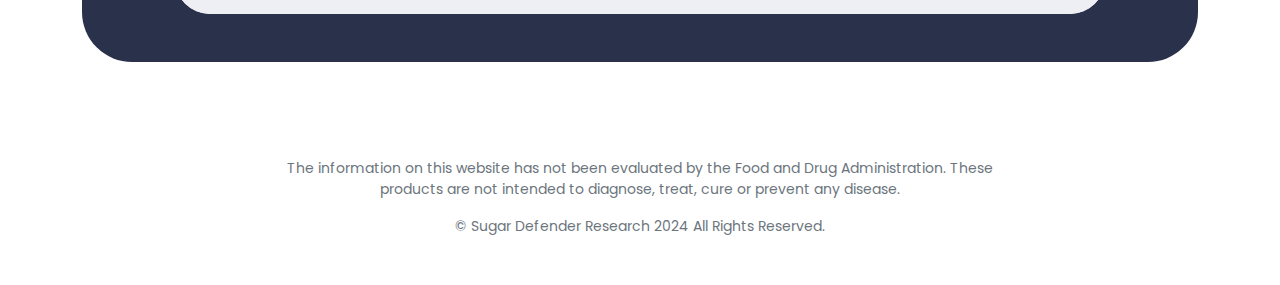
<file: info/contact.html>
<!DOCTYPE html>
<html data-bs-theme="light" lang="en">

<!-- Mirrored from sugardefender24.com/info/contact.html by HTTrack Website Copier/3.x [XR&CO'2014], Wed, 10 Apr 2024 05:45:15 GMT -->
<head>
<meta charset="UTF-8">
<meta name="viewport" content="width=device-width, initial-scale=1.0">
<title>Contact</title>
<link rel="apple-touch-icon" sizes="180x180" href="../apple-touch-icon.png">
<link rel="icon" type="image/png" sizes="32x32" href="../favicon-32x32.png">
<link rel="icon" type="image/png" sizes="16x16" href="../favicon-16x16.png">
<link rel="manifest" href="../site.html">
<link rel="stylesheet" href="../assets/bootstrap/bootstrap.min.css">
<link rel="stylesheet" href="../assets/css/style.css">
</head>
<body>
<section class="py-5">
<div class="container">
<h1 class="fw-bold text-center pb-5 heading-2">How To Contact Us</h1>
<p class="text-center mb-5">Do you have any questions? Please do not hesitate to contact us directly.<br>Our team will come back to you within a matter of hours to help you.</p>
<div id="contact-data">
<div class="row">
<div class="col-sm-5 col-md-6">
<div class="row">
<div class="col-12 col-sm-4 col-md-3 col-lg-3 col-xl-3 text-center"><img class="img-fluid p-2" src="../assets/img/support-email.png" width="84" height="71"></div>
<div class="col-12 col-sm-8 col-xl-9 my-auto">
<p class="text-center text-sm-start mb-0"><span class="fs-5 fw-bold">Product Email Support</span></p>
</div>
</div>
</div>
<div class="col-12 col-sm-7 col-md-6 my-auto text-center text-sm-start">
<a href="../cdn-cgi/l/email-protection.html#c4b7b1b4b4abb6b084b7b1a3a5b6a0a1a2a1aaa0a1b6eaa7aba9" class="text-primary"><span class="__cf_email__" data-cfemail="ccbfb9bcbca3beb88cbfb9abadbea8a9aaa9a2a8a9bee2afa3a1">[email&#160;protected]</span></a>
</div>
</div>
<div class="row bg-light theme-border-radius-sm gray-row">
<div class="col-sm-5 col-md-6">
<div class="row">
<div class="col-12 col-sm-4 col-md-3 col-lg-3 col-xl-3 text-center"><img class="img-fluid p-2" src="../assets/img/support_phone.png" width="84" height="71"></div>
<div class="col-12 col-sm-8 col-xl-9 my-auto">
<p class="fs-6 text-center text-sm-start"><span class="fs-5 fw-bold">Product Phone Support</span><br></p>
</div>
</div>
</div>
<div class="col-12 col-sm-7 col-md-6 my-auto text-center text-sm-start">
<a href="tel:+1-866-994-8188" class="text-primary">+1-866-994-8188</a>
<p class="small disabled">Mon - Sun 10 AM - 1 AM EST</p>
</div>
</div>
<div class="row">
<div class="col-sm-5 col-md-6">
<div class="row">
<div class="col-12 col-sm-4 col-md-3 col-lg-3 col-xl-3 text-center"><img class="img-fluid p-2" src="../assets/img/support-email.png" width="84" height="71"></div>
<div class="col-12 col-sm-8 col-xl-9 my-auto">
<p class="text-center text-sm-start mb-0"><span class="fs-5 fw-bold">Order Email Support</span><br></p>
</div>
</div>
</div>
<div class="col-12 col-sm-7 col-md-6 my-auto text-center text-sm-start">
<a href="../cdn-cgi/l/email-protection.html#14676164647b6660546761737566707172717a7071663a777b79" class="text-primary"><span class="__cf_email__" data-cfemail="2f5c5a5f5f405d5b6f5c5a484e5d4b4a494a414b4a5d014c4042">[email&#160;protected]</span></a>
</div>
</div>
<div class="row bg-light theme-border-radius-sm">
<div class="col-sm-5 col-md-6">
<div class="row">
<div class="col-12 col-sm-4 col-md-3 col-lg-3 col-xl-3 text-center"><img class="img-fluid p-2" src="../assets/img/support_self-service.png" width="84" height="71"></div>
<div class="col-12 col-sm-8 col-xl-9 my-auto">
<p class="fs-6 text-center text-sm-start"><span class="fs-5 fw-bold">Order Phone&nbsp;Support</span><br></p>
</div>
</div>
</div>
<div class="col-12 col-sm-7 col-md-6 my-auto text-center text-sm-start">
<a href="tel:+1-866-994-8188" class="text-primary">+1-866-994-8188</a>
<p class="small disabled">Mon - Sun 10 AM - 1 AM EST</p>
</div>
</div>
</div>
<p class="small">* Every email call is managed by our friendly customer support agents, and they will reply as soon as possible.</p>
</div>
</section>
<section class="mx-auto py-5">
<div class="container">
<h2 class="fw-bold mb-5 text-center heading-2">Frequently Asked Questions</h2>
<div class="theme-border-radius blue-light-bg py-5">
<div class="col-11 col-sm-10 mx-auto">
<div class="accordion" role="tablist" id="accordion-2">
<div class="accordion-item theme-border-radius-sm mb-4">
<div class="accordion-header" role="tab"><button class="accordion-button theme-border-radius-sm p-4" type="button" data-bs-toggle="collapse" data-bs-target="#accordion-2 .item-1" aria-expanded="true" aria-controls="accordion-2 .item-1">Is Sugar Defender right for Me?</button></div>
<div class="accordion-collapse collapse show item-1" role="tabpanel" data-bs-parent="#accordion-2">
<div class="accordion-body">
<p class="mb-0">Sugar Defender has provided amazing energy support for men and women of all ages. Because it was created following top-notch scientific protocols, the Sugar Defender formula is gentle yet very powerful at the same time using only pure plant ingredients and natural minerals. And you can rest assured knowing it's manufactured in the United States in a state-of-the-art FDA registered and GMP certified facility.</p>
</div>
</div>
</div>
<div class="accordion-item theme-border-radius-sm mb-4">
<div class="accordion-header" role="tab"><button class="accordion-button theme-border-radius-sm p-4 collapsed" type="button" data-bs-toggle="collapse" data-bs-target="#accordion-2 .item-2" aria-expanded="false" aria-controls="accordion-2 .item-2">What kind of results can I expect from Sugar Defender?</button></div>
<div class="accordion-collapse collapse item-2" role="tabpanel" data-bs-parent="#accordion-2">
<div class="accordion-body">
<p class="mb-0">Results with Sugar Defender typically come in stages, depending on how long your course of treatment is. Typically, people take Sugar Defender to supporting smooth digestion and supporting a healthy inflammatory response. Taking Sugar Defender for at least three months is recommended in order to ensure best results.</p>
</div>
</div>
</div>
<div class="accordion-item theme-border-radius-sm mb-4">
<div class="accordion-header" role="tab"><button class="accordion-button theme-border-radius-sm p-4 collapsed" type="button" data-bs-toggle="collapse" data-bs-target="#accordion-2 .item-3" aria-expanded="false" aria-controls="accordion-2 .item-3">How long will it take to see results?</button></div>
<div class="accordion-collapse collapse item-3" role="tabpanel" data-bs-parent="#accordion-2">
<div class="accordion-body">
<p class="mb-0">We're all different and that's why the time it takes to see results varies. Most people start feeling a difference after the first week. In our tests, the best results come when you take Sugar Defender consistently for 3 months (or longer) to allow time to cleanse, restore and renew your entire system. Therefore, we strongly recommend you take advantage of our 3 or 6 bottle discount packages.</p>
</div>
</div>
</div>
<div class="accordion-item theme-border-radius-sm mb-4">
<div class="accordion-header" role="tab"><button class="accordion-button theme-border-radius-sm p-4 collapsed" type="button" data-bs-toggle="collapse" data-bs-target="#accordion-2 .item-4" aria-expanded="false" aria-controls="accordion-2 .item-4">What is the best way to take Sugar Defender?</button></div>
<div class="accordion-collapse collapse item-4" role="tabpanel" data-bs-parent="#accordion-2">
<div class="accordion-body">
<p class="mb-0">Simply take one scoop of Sugar Defender first thing in the morning on an empty stomach. Due to its all-natural formula, you can take it safely for up to 12 months continuously without worrying about any side-effects.</p>
</div>
</div>
</div>
<div class="accordion-item theme-border-radius-sm mb-4">
<div class="accordion-header" role="tab"><button class="accordion-button theme-border-radius-sm p-4 collapsed" type="button" data-bs-toggle="collapse" data-bs-target="#accordion-2 .item-5" aria-expanded="false" aria-controls="accordion-2 .item-5">What if Sugar Defender doesn’t work for me?</button></div>
<div class="accordion-collapse collapse item-5" role="tabpanel" data-bs-parent="#accordion-2">
<div class="accordion-body">
<p class="mb-0">I want you to be enthusiastic about your purchase, not just satisfied. And you won't know until you try it! So you can use Sugar Defender for 60 days, with my "No Questions Asked 100% Money Back Guarantee". The only way to be totally convinced is to try this amazing formula and experience the results for yourself.</p>
</div>
</div>
</div>
<div class="accordion-item theme-border-radius-sm mb-4">
<div class="accordion-header" role="tab"><button class="accordion-button theme-border-radius-sm p-4 collapsed" type="button" data-bs-toggle="collapse" data-bs-target="#accordion-2 .item-6" aria-expanded="false" aria-controls="accordion-2 .item-6">Where can I buy Sugar Defender and how quickly can I get it?</button></div>
<div class="accordion-collapse collapse item-6" role="tabpanel" data-bs-parent="#accordion-2">
<div class="accordion-body">
<p class="mb-0">To be certain that you are buying the original product and to ensure the purity of our ingredients please purchase Sugar Defender from the official website only. We'll ship your order directly to your home or office using a premium carrier such as FedEx or UPS. We strive to ship every order within 24 working hours and to make things easier you will receive an email with your tracking number so that you can follow your package right away. On average, the package will arrive at your doorstep somewhere between 5 to 10 days for domestic orders.</p>
</div>
</div>
</div>
<div class="accordion-item theme-border-radius-sm">
<div class="accordion-header" role="tab"><button class="accordion-button theme-border-radius-sm p-4 collapsed" type="button" data-bs-toggle="collapse" data-bs-target="#accordion-2 .item-7" aria-expanded="false" aria-controls="accordion-2 .item-7">Is my purchase secure? How many times will you charge my card?</button></div>
<div class="accordion-collapse collapse item-7" role="tabpanel" data-bs-parent="#accordion-2">
<div class="accordion-body">
<p class="mb-0">To purchase Sugar Defender you are only asked for a one time payment right on this page. There are no other future payments needed to benefit from this product. This website is highly secure. We use industry-leading technology (such as SSLs) to keep your information safe and private.</p>
</div>
</div>
</div>
</div>
</div>
</div>
</div>
</section>
<footer class="py-5">
<div class="container">
<div class="row">
<div class="col-md-8 mx-auto">
<p class="text-center text-muted small">The information on this website has not been evaluated by the Food and Drug Administration. These products are not intended to diagnose, treat, cure or prevent any disease.</p>
<p class="text-center text-muted mb-0 small">© Sugar Defender Research 2024 All Rights Reserved. </p>
</div>
</div>
</div>
</footer>
<script data-cfasync="false" src="../cdn-cgi/scripts/5c5dd728/cloudflare-static/email-decode.min.js"></script><script src="../assets/bootstrap/bootstrap.min.js"></script>
</body>

<!-- Mirrored from sugardefender24.com/info/contact.html by HTTrack Website Copier/3.x [XR&CO'2014], Wed, 10 Apr 2024 05:45:16 GMT -->
</html>
</file>
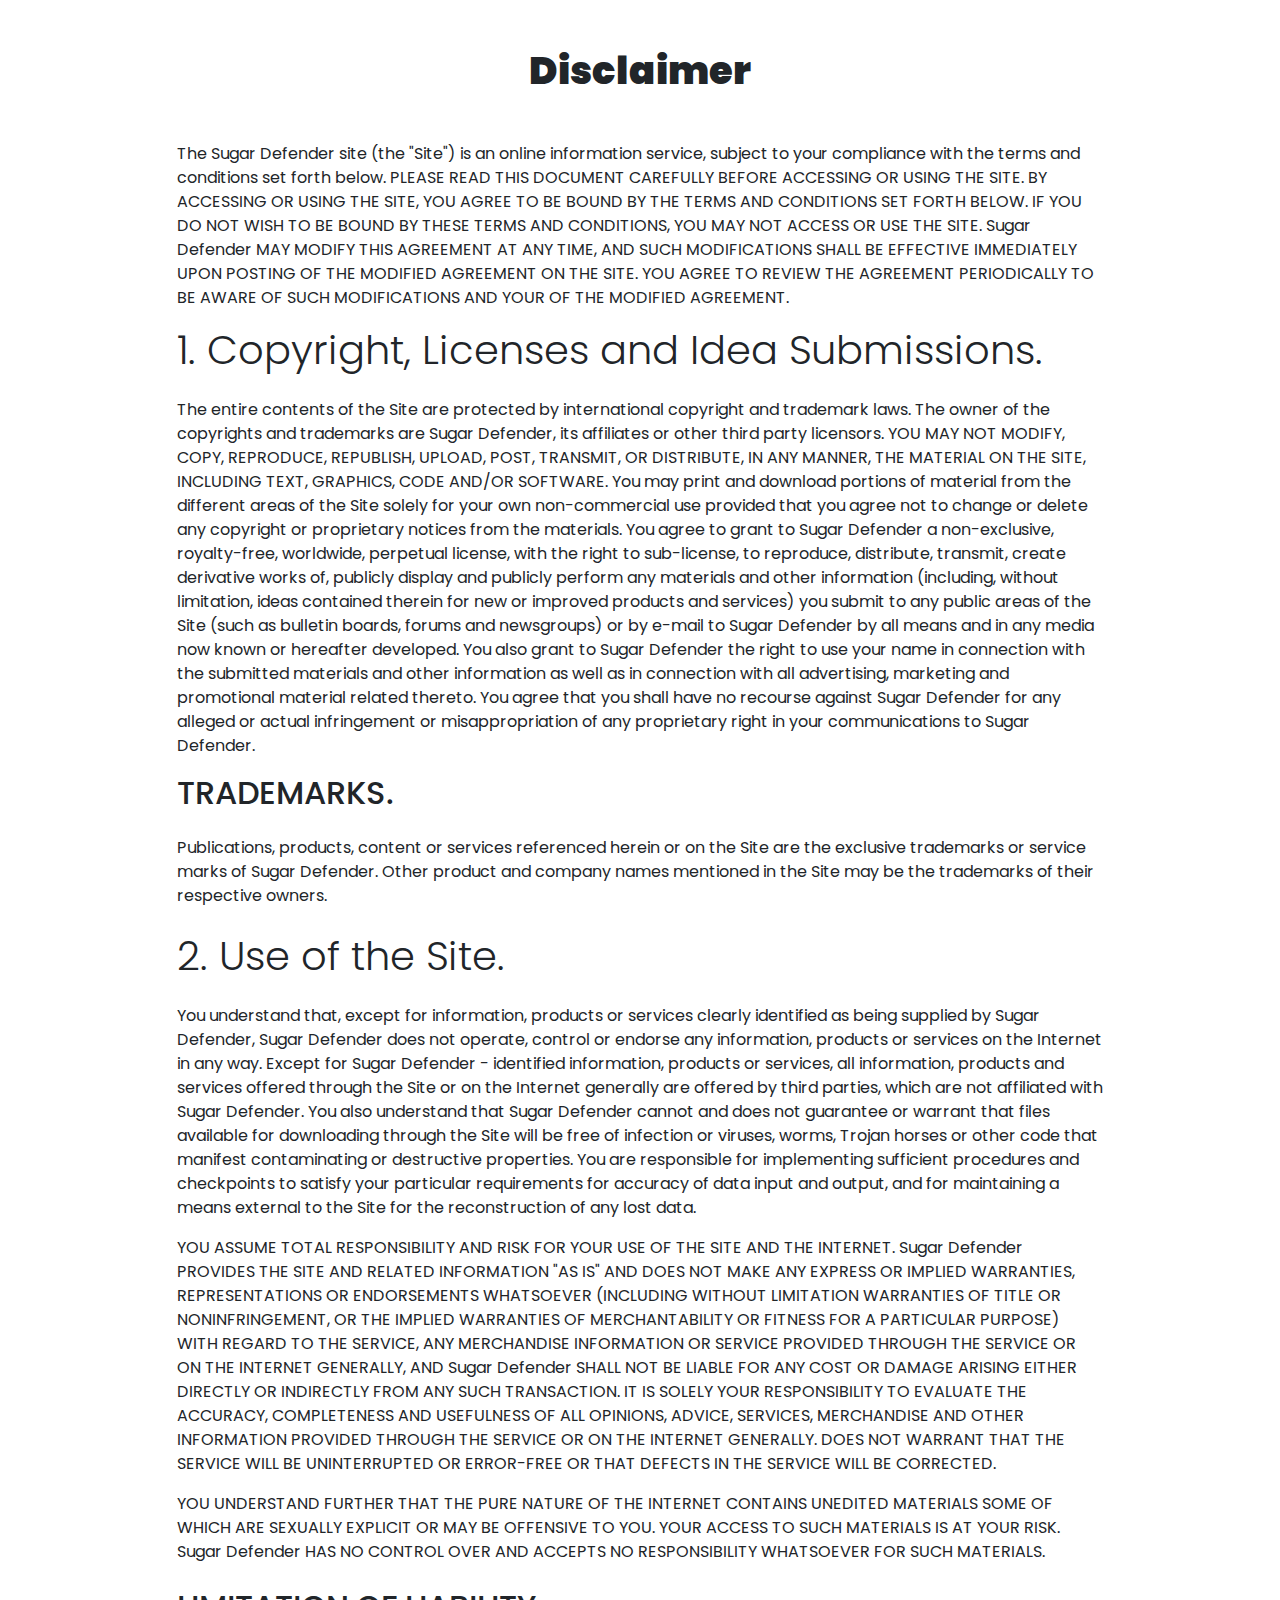
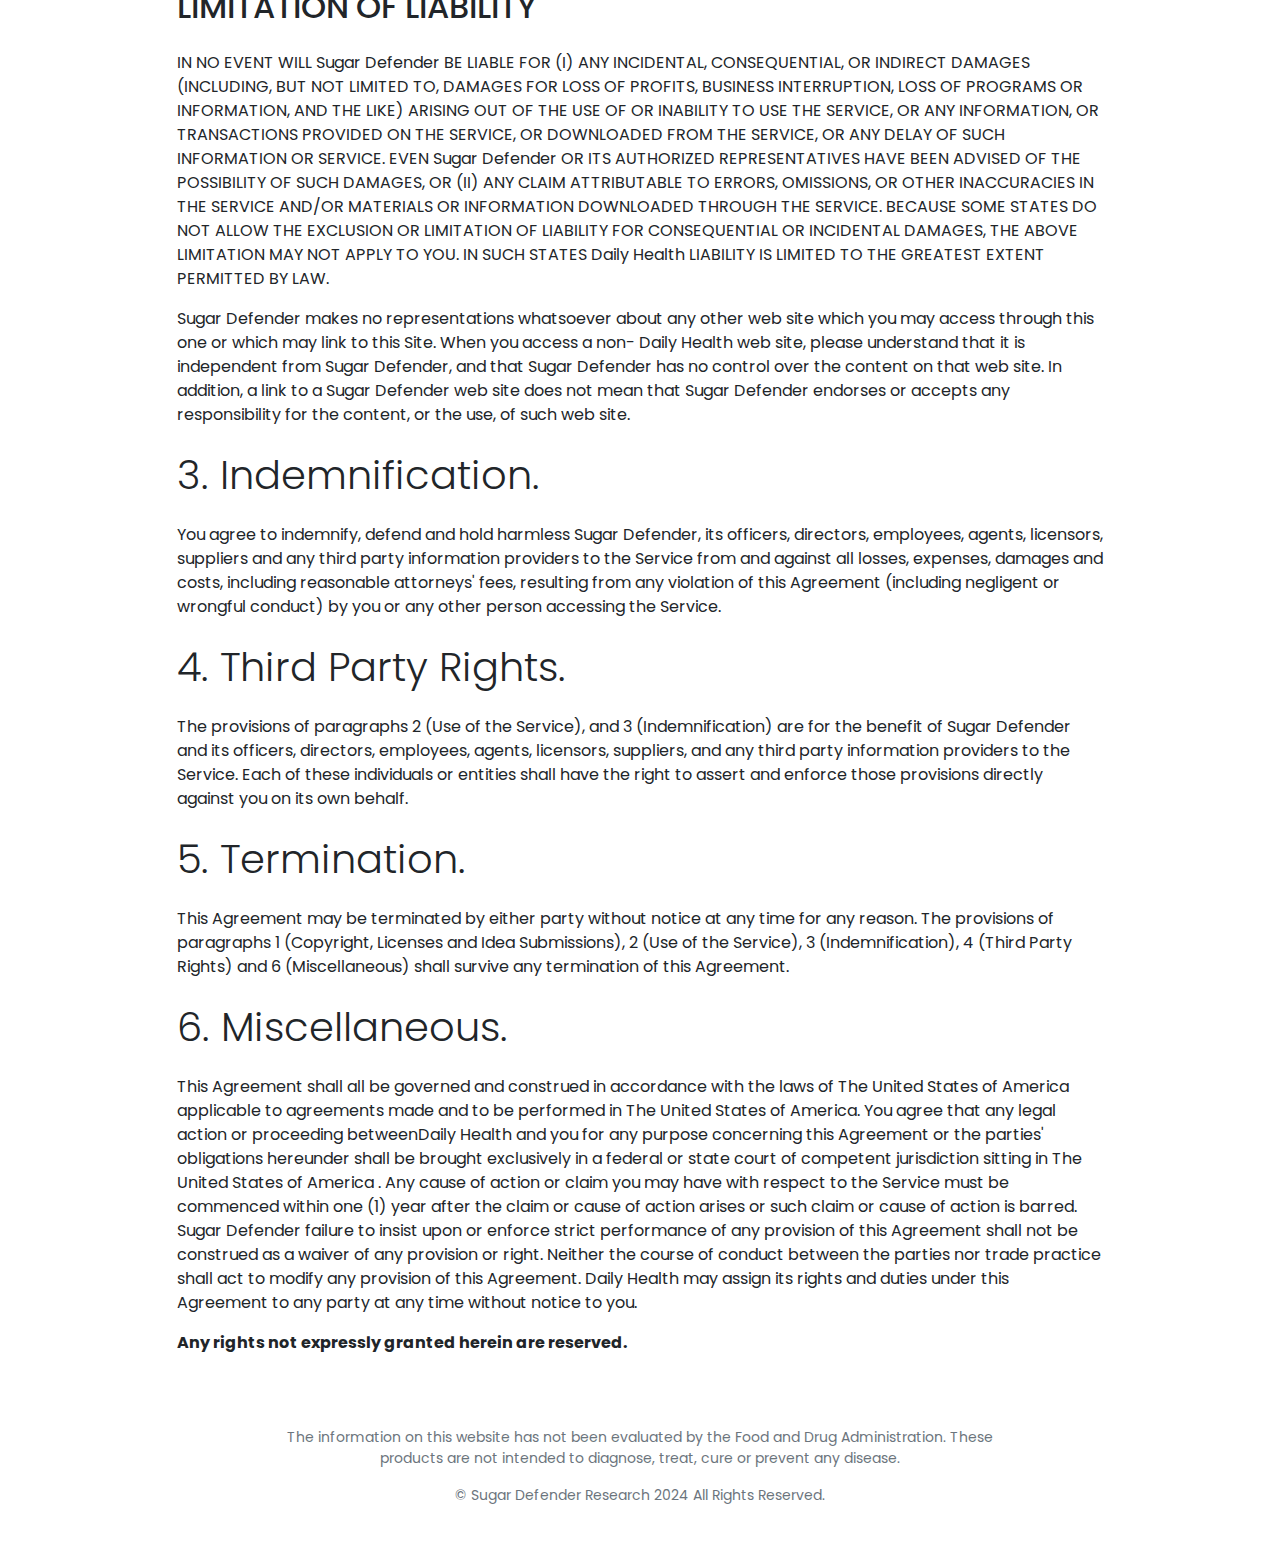
<file: info/disclamer.html>
<!DOCTYPE html>
<html data-bs-theme="light" lang="en">

<!-- Mirrored from sugardefender24.com/info/disclamer.html by HTTrack Website Copier/3.x [XR&CO'2014], Wed, 10 Apr 2024 05:45:17 GMT -->
<head>
<meta charset="UTF-8">
<meta name="viewport" content="width=device-width, initial-scale=1.0">
<title>Disclaimer</title>
<link rel="apple-touch-icon" sizes="180x180" href="../apple-touch-icon.png">
<link rel="icon" type="image/png" sizes="32x32" href="../favicon-32x32.png">
<link rel="icon" type="image/png" sizes="16x16" href="../favicon-16x16.png">
<link rel="manifest" href="../site.html">
<link rel="stylesheet" href="../assets/bootstrap/bootstrap.min.css">
<link rel="stylesheet" href="../assets/css/style.css">
</head>
<body>
<section>
<div class="container">
<div class="row">
<div class="col-12 col-md-10 mx-auto">
<h1 class="text-center heading-2 my-5 fw-bold"><strong>Disclaimer</strong></h1>
<p>The Sugar Defender site (the "Site") is an online information service, subject to your compliance with the
terms and conditions set forth below. PLEASE READ THIS DOCUMENT CAREFULLY BEFORE ACCESSING OR USING
THE SITE. BY ACCESSING OR USING THE SITE, YOU AGREE TO BE BOUND BY THE TERMS AND CONDITIONS SET
FORTH BELOW. IF YOU DO NOT WISH TO BE BOUND BY THESE TERMS AND CONDITIONS, YOU MAY NOT ACCESS OR USE
THE SITE. Sugar Defender MAY MODIFY THIS AGREEMENT AT ANY TIME, AND SUCH MODIFICATIONS SHALL BE EFFECTIVE
IMMEDIATELY UPON POSTING OF THE MODIFIED AGREEMENT ON THE SITE. YOU AGREE TO REVIEW THE AGREEMENT
PERIODICALLY TO BE AWARE OF SUCH MODIFICATIONS AND YOUR OF THE MODIFIED AGREEMENT. </p>
<h2 class="display-6 mb-4">1. Copyright, Licenses and Idea Submissions. </h2>
<p>The entire contents of the Site are protected by international copyright and trademark laws. The
owner of the copyrights and trademarks are Sugar Defender, its affiliates or other third party licensors.
YOU MAY NOT MODIFY, COPY, REPRODUCE, REPUBLISH, UPLOAD, POST, TRANSMIT, OR DISTRIBUTE, IN ANY
MANNER, THE MATERIAL ON THE SITE, INCLUDING TEXT, GRAPHICS, CODE AND/OR SOFTWARE. You may print and
download portions of material from the different areas of the Site solely for your own
non-commercial use provided that you agree not to change or delete any copyright or proprietary
notices from the materials. You agree to grant to Sugar Defender a non-exclusive, royalty-free, worldwide,
perpetual license, with the right to sub-license, to reproduce, distribute, transmit, create
derivative works of, publicly display and publicly perform any materials and other information
(including, without limitation, ideas contained therein for new or improved products and services)
you submit to any public areas of the Site (such as bulletin boards, forums and newsgroups) or by
e-mail to Sugar Defender by all means and in any media now known or hereafter developed. You also grant to
Sugar Defender the right to use your name in connection with the submitted materials and other information
as well as in connection with all advertising, marketing and promotional material related thereto.
You agree that you shall have no recourse against Sugar Defender for any alleged or actual infringement or
misappropriation of any proprietary right in your communications to Sugar Defender. </p>
<h2 class="mb-4">TRADEMARKS. </h2>
<div class="mb-4">
<p>Publications, products, content or services referenced herein or on the Site are the exclusive
trademarks or service marks of Sugar Defender. Other product and company names mentioned in the Site
may be the trademarks of their respective owners. </p>
</div>
<h2 class="display-6 mb-4">2. Use of the Site. </h2>
<div class="mb-4">
<p>You understand that, except for information, products or services clearly identified as being
supplied by Sugar Defender, Sugar Defender does not operate, control or endorse any information, products or
services on the Internet in any way. Except for Sugar Defender - identified information, products or
services, all information, products and services offered through the Site or on the Internet
generally are offered by third parties, which are not affiliated with Sugar Defender. You also
understand that Sugar Defender cannot and does not guarantee or warrant that files available for
downloading through the Site will be free of infection or viruses, worms, Trojan horses or other
code that manifest contaminating or destructive properties. You are responsible for implementing
sufficient procedures and checkpoints to satisfy your particular requirements for accuracy of
data input and output, and for maintaining a means external to the Site for the reconstruction
of any lost data.</p>
<p>YOU ASSUME TOTAL RESPONSIBILITY AND RISK FOR YOUR USE OF THE SITE AND THE INTERNET. Sugar Defender
PROVIDES THE SITE AND RELATED INFORMATION "AS IS" AND DOES NOT MAKE ANY EXPRESS OR IMPLIED
WARRANTIES, REPRESENTATIONS OR ENDORSEMENTS WHATSOEVER (INCLUDING WITHOUT LIMITATION WARRANTIES
OF TITLE OR NONINFRINGEMENT, OR THE IMPLIED WARRANTIES OF MERCHANTABILITY OR FITNESS FOR A
PARTICULAR PURPOSE) WITH REGARD TO THE SERVICE, ANY MERCHANDISE INFORMATION OR SERVICE PROVIDED
THROUGH THE SERVICE OR ON THE INTERNET GENERALLY, AND Sugar Defender SHALL NOT BE LIABLE FOR ANY COST
OR DAMAGE ARISING EITHER DIRECTLY OR INDIRECTLY FROM ANY SUCH TRANSACTION. IT IS SOLELY YOUR
RESPONSIBILITY TO EVALUATE THE ACCURACY, COMPLETENESS AND USEFULNESS OF ALL OPINIONS, ADVICE,
SERVICES, MERCHANDISE AND OTHER INFORMATION PROVIDED THROUGH THE SERVICE OR ON THE INTERNET
GENERALLY. DOES NOT WARRANT THAT THE SERVICE WILL BE UNINTERRUPTED OR ERROR-FREE OR THAT DEFECTS
IN THE SERVICE WILL BE CORRECTED.
</p>
<p>YOU UNDERSTAND FURTHER THAT THE PURE NATURE OF THE INTERNET CONTAINS UNEDITED MATERIALS SOME OF
WHICH ARE SEXUALLY EXPLICIT OR MAY BE OFFENSIVE TO YOU. YOUR ACCESS TO SUCH MATERIALS IS AT YOUR
RISK. Sugar Defender HAS NO CONTROL OVER AND ACCEPTS NO RESPONSIBILITY WHATSOEVER FOR SUCH MATERIALS.
</p>
</div>
<h2 class="mb-4">LIMITATION OF LIABILITY </h2>
<div class="mb-4">
<p>IN NO EVENT WILL Sugar Defender BE LIABLE FOR (I) ANY INCIDENTAL, CONSEQUENTIAL, OR INDIRECT DAMAGES
(INCLUDING, BUT NOT LIMITED TO, DAMAGES FOR LOSS OF PROFITS, BUSINESS INTERRUPTION, LOSS OF
PROGRAMS OR INFORMATION, AND THE LIKE) ARISING OUT OF THE USE OF OR INABILITY TO USE THE
SERVICE, OR ANY INFORMATION, OR TRANSACTIONS PROVIDED ON THE SERVICE, OR DOWNLOADED FROM THE
SERVICE, OR ANY DELAY OF SUCH INFORMATION OR SERVICE. EVEN Sugar Defender OR ITS AUTHORIZED
REPRESENTATIVES HAVE BEEN ADVISED OF THE POSSIBILITY OF SUCH DAMAGES, OR (II) ANY CLAIM
ATTRIBUTABLE TO ERRORS, OMISSIONS, OR OTHER INACCURACIES IN THE SERVICE AND/OR MATERIALS OR
INFORMATION DOWNLOADED THROUGH THE SERVICE. BECAUSE SOME STATES DO NOT ALLOW THE EXCLUSION OR
LIMITATION OF LIABILITY FOR CONSEQUENTIAL OR INCIDENTAL DAMAGES, THE ABOVE LIMITATION MAY NOT
APPLY TO YOU. IN SUCH STATES Daily Health LIABILITY IS LIMITED TO THE GREATEST EXTENT PERMITTED
BY LAW.</p>
<p>Sugar Defender makes no representations whatsoever about any other web site which you may access through
this one or which may link to this Site. When you access a non- Daily Health web site, please
understand that it is independent from Sugar Defender, and that Sugar Defender has no control over the content
on that web site. In addition, a link to a Sugar Defender web site does not mean that Sugar Defender endorses
or accepts any responsibility for the content, or the use, of such web site.</p>
</div>
<h2 class="display-6 mb-4">3. Indemnification. </h2>
<div class="mb-4">
<p>You agree to indemnify, defend and hold harmless Sugar Defender, its officers, directors, employees,
agents, licensors, suppliers and any third party information providers to the Service from and
against all losses, expenses, damages and costs, including reasonable attorneys' fees, resulting
from any violation of this Agreement (including negligent or wrongful conduct) by you or any
other person accessing the Service.</p>
</div>
<h2 class="display-6 mb-4">4. Third Party Rights. </h2>
<div class="mb-4">
<p>The provisions of paragraphs 2 (Use of the Service), and 3 (Indemnification) are for the benefit
of Sugar Defender and its officers, directors, employees, agents, licensors, suppliers, and any third
party information providers to the Service. Each of these individuals or entities shall have the
right to assert and enforce those provisions directly against you on its own behalf.</p>
</div>
<h2 class="display-6 mb-4">5. Termination. </h2>
<div class="mb-4">
<p>This Agreement may be terminated by either party without notice at any time for any reason. The
provisions of paragraphs 1 (Copyright, Licenses and Idea Submissions), 2 (Use of the Service), 3
(Indemnification), 4 (Third Party Rights) and 6 (Miscellaneous) shall survive any termination of
this Agreement. </p>
</div>
<h2 class="display-6 mb-4">6. Miscellaneous. </h2>
<div class="mb-4">
<p>This Agreement shall all be governed and construed in accordance with the laws of The United
States of America applicable to agreements made and to be performed in The United States of
America. You agree that any legal action or proceeding betweenDaily Health and you for any
purpose concerning this Agreement or the parties' obligations hereunder shall be brought
exclusively in a federal or state court of competent jurisdiction sitting in The United States
of America . Any cause of action or claim you may have with respect to the Service must be
commenced within one (1) year after the claim or cause of action arises or such claim or cause
of action is barred. Sugar Defender failure to insist upon or enforce strict performance of any
provision of this Agreement shall not be construed as a waiver of any provision or right.
Neither the course of conduct between the parties nor trade practice shall act to modify any
provision of this Agreement. Daily Health may assign its rights and duties under this Agreement
to any party at any time without notice to you. </p>
<p class="mt-2"><b>Any rights not expressly granted herein are reserved.</b></p>
</div></div>
</div>
</div>
</section>
<footer class="py-5">
<div class="container">
<div class="row">
<div class="col-md-8 mx-auto">
<p class="text-center text-muted small">The information on this website has not been evaluated by the Food and Drug Administration. These products are not intended to diagnose, treat, cure or prevent any disease.</p>
<p class="text-center text-muted mb-0 small">© Sugar Defender Research 2024 All Rights Reserved. </p>
</div>
</div>
</div>
</footer>
</body>

<!-- Mirrored from sugardefender24.com/info/disclamer.html by HTTrack Website Copier/3.x [XR&CO'2014], Wed, 10 Apr 2024 05:45:17 GMT -->
</html>
</file>
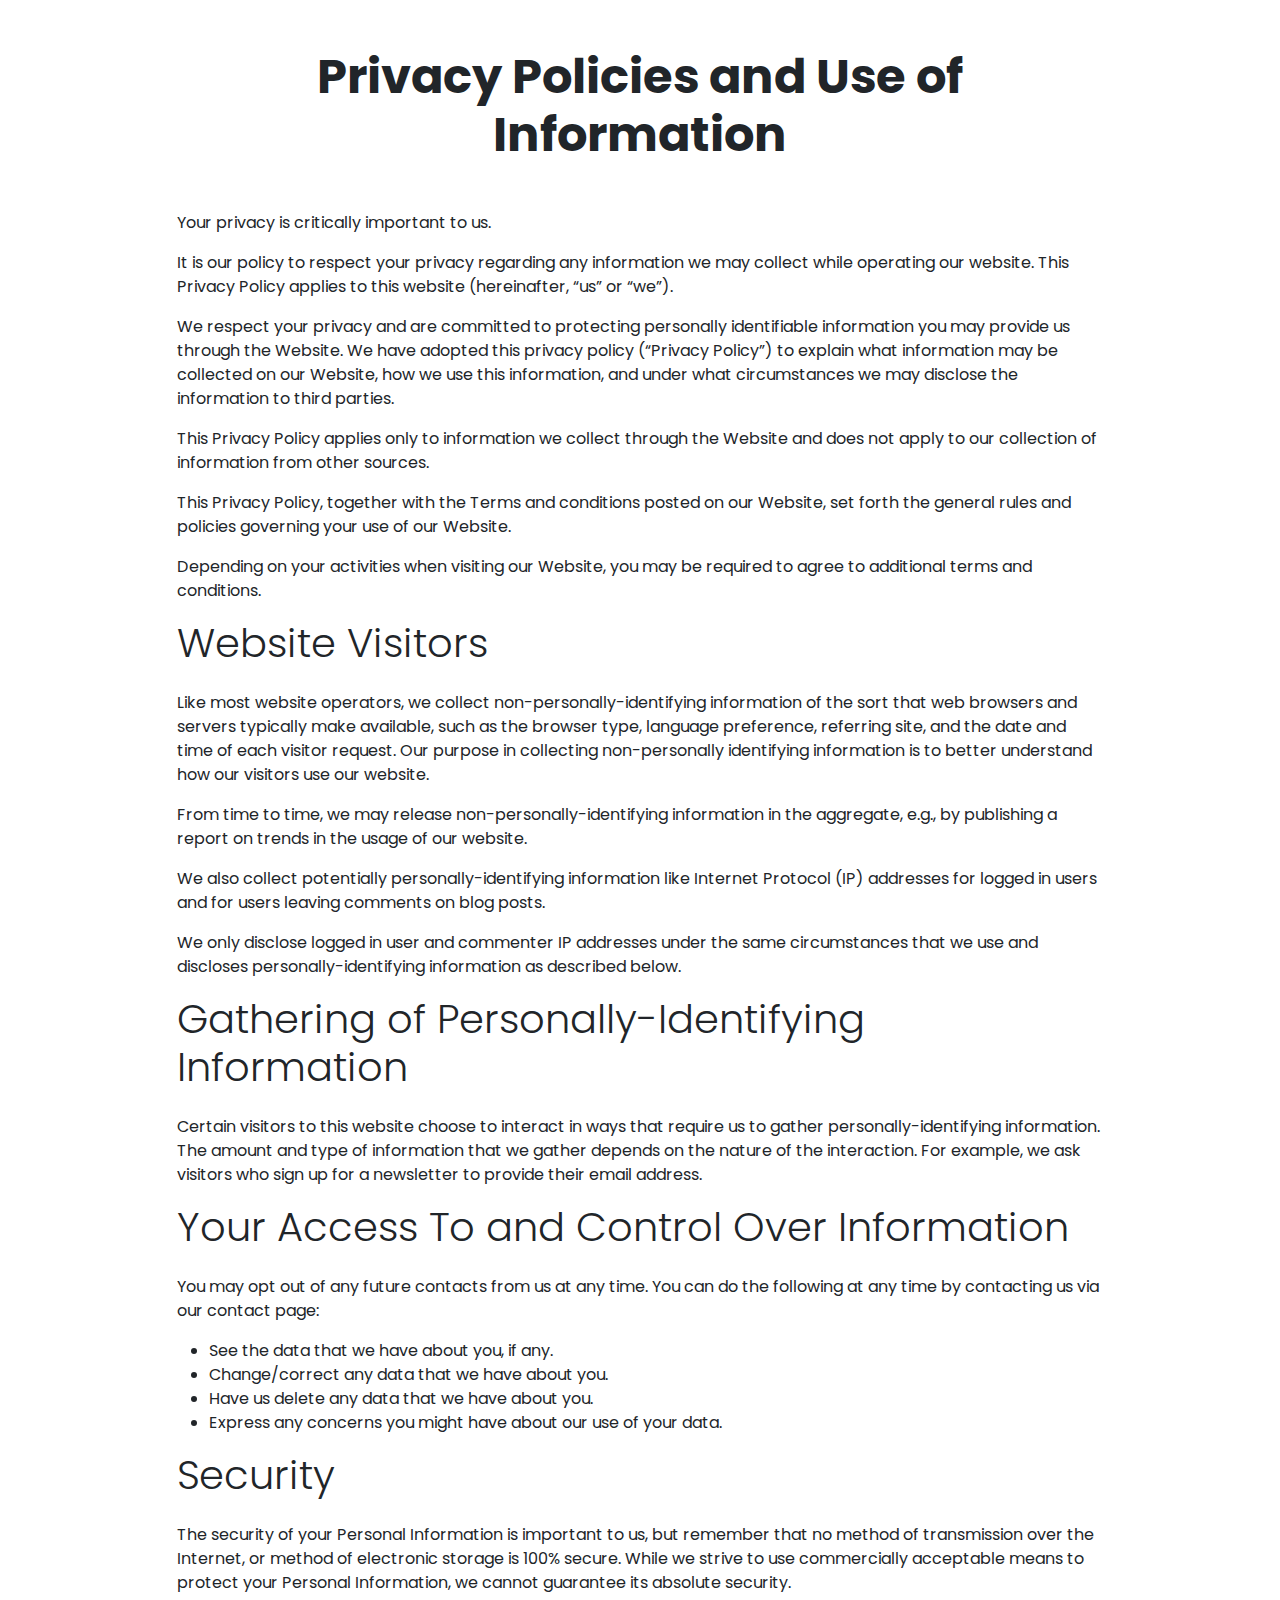
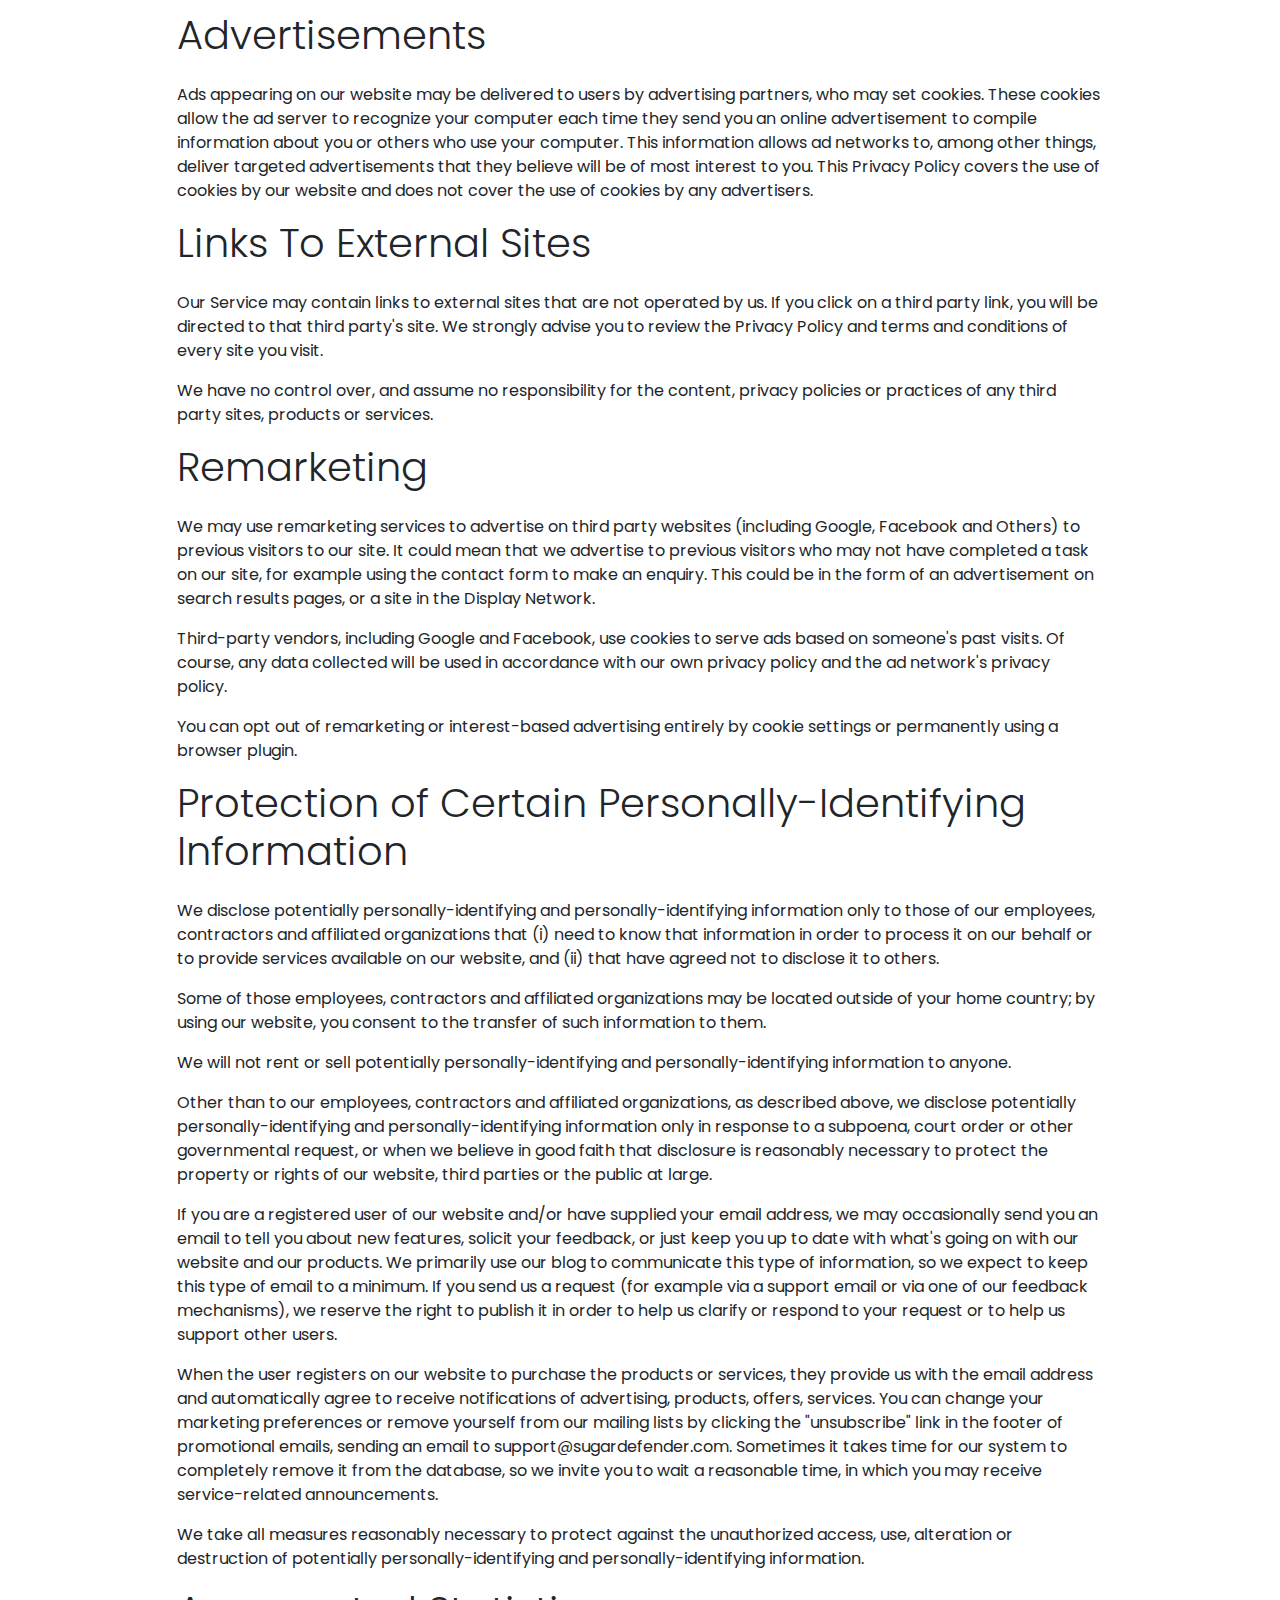
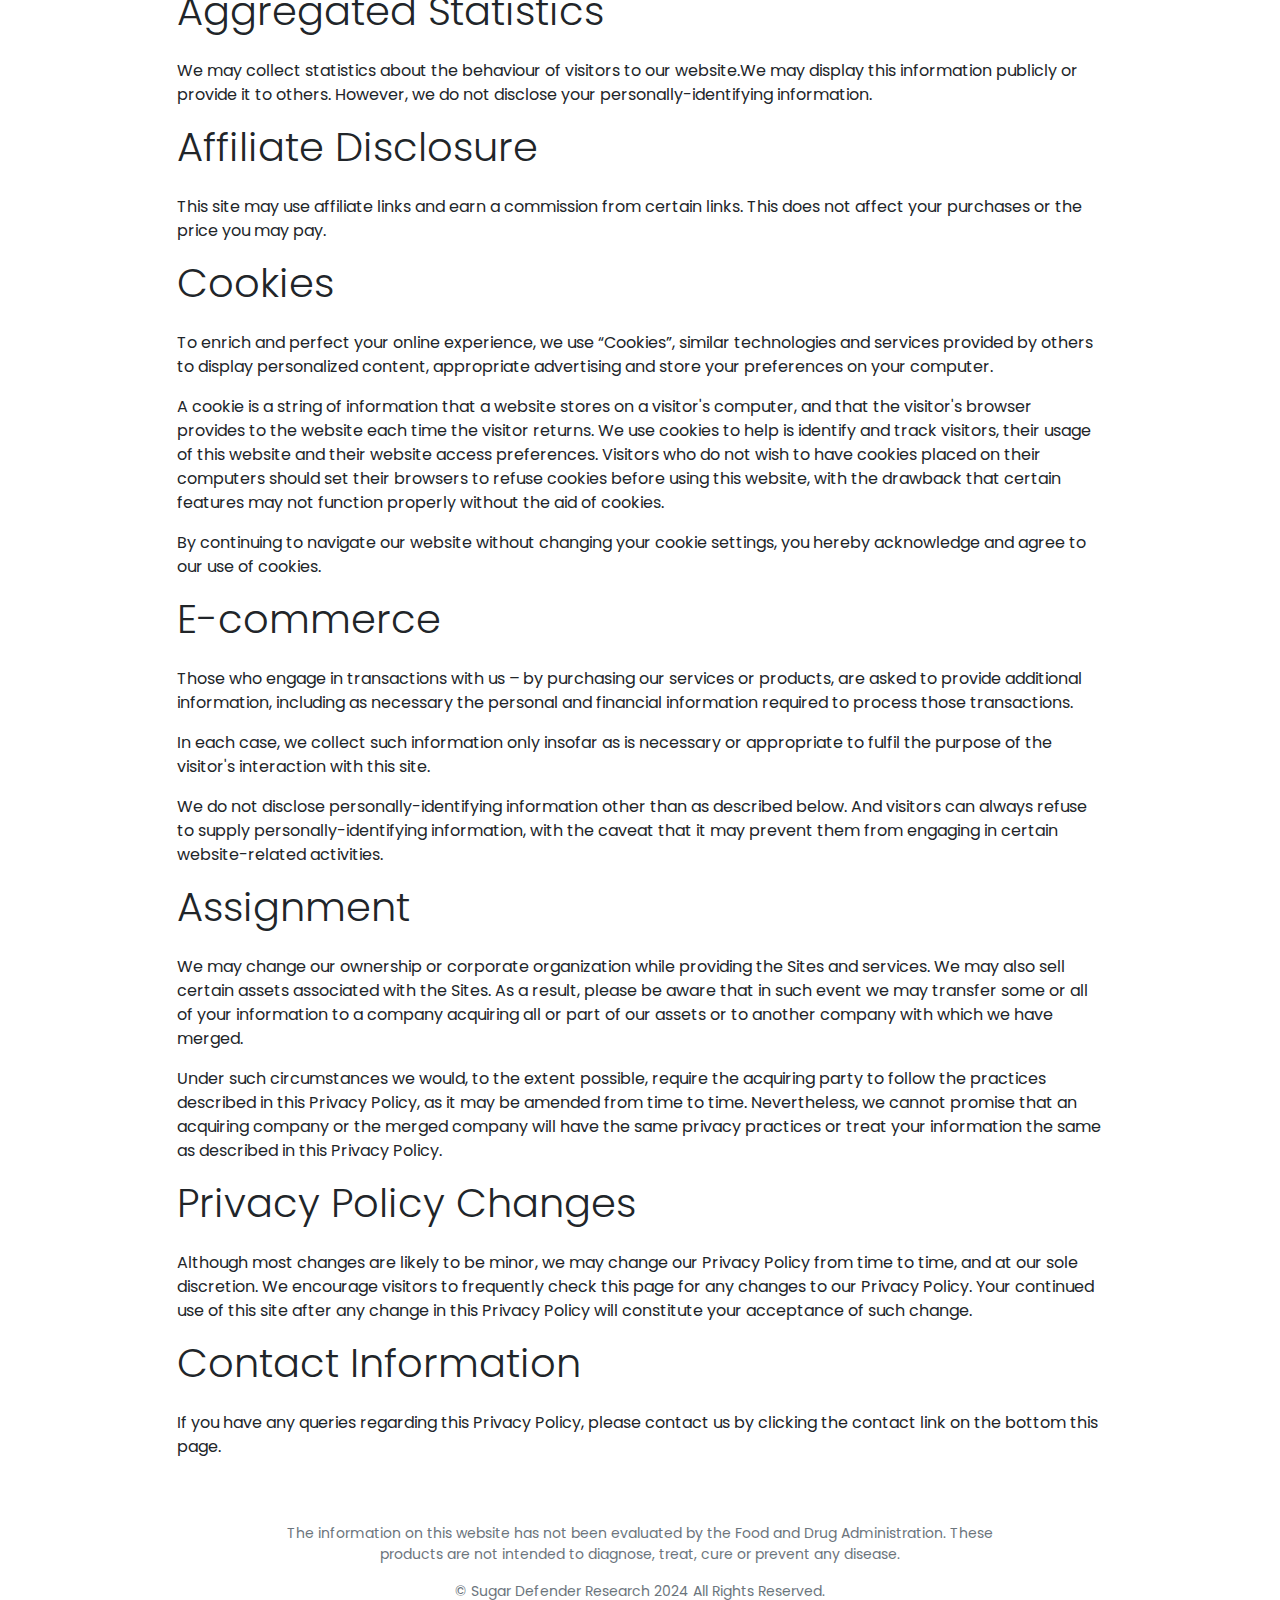
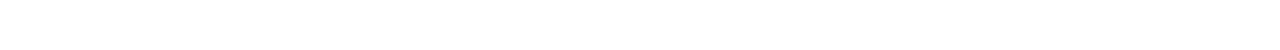
<file: info/privacy.html>
<!DOCTYPE html>
<html data-bs-theme="light" lang="en">

<!-- Mirrored from sugardefender24.com/info/privacy.html by HTTrack Website Copier/3.x [XR&CO'2014], Wed, 10 Apr 2024 05:45:16 GMT -->
<head>
<meta charset="UTF-8">
<meta name="viewport" content="width=device-width, initial-scale=1.0">
<title>Privacy</title>
<link rel="apple-touch-icon" sizes="180x180" href="../apple-touch-icon.png">
<link rel="icon" type="image/png" sizes="32x32" href="../favicon-32x32.png">
<link rel="icon" type="image/png" sizes="16x16" href="../favicon-16x16.png">
<link rel="manifest" href="../site.html">
<link rel="stylesheet" href="../assets/bootstrap/bootstrap.min.css">
<link rel="stylesheet" href="../assets/css/style.css">
</head>
<body>
<section>
<div class="container">
<div class="row">
<div class="col-12 col-md-10 mx-auto">
<h1 class="text-center my-5 fw-bold display-5">Privacy Policies and Use of Information</h1>
<p>Your privacy is critically important to us.</p>
<p>It is our policy to respect your privacy regarding any information we may collect
while operating our
website. This Privacy Policy applies to this website (hereinafter, “us” or “we”).</p>
<p>We respect your privacy and are committed to protecting personally identifiable
information you may
provide us through the Website. We have adopted this privacy policy (“Privacy Policy”) to explain
what information may
be collected on our Website, how we use this information, and under what circumstances we may
disclose the information
to third parties.</p>
<p>This Privacy Policy applies only to information we collect through the Website and
does not apply to
our collection of information from other sources.</p>
<p>This Privacy Policy, together with the Terms and conditions posted on our Website, set
forth the
general rules and policies governing your use of our Website.</p>
<p>Depending on your activities when visiting our Website, you may be required
to agree to
additional terms and conditions.</p>
<h2 class="display-6 mb-4">Website Visitors</h2>
<p>Like most website operators, we collect non-personally-identifying
information of the sort
that web browsers and servers typically make available, such as the browser type, language
preference, referring site,
and the date and time of each visitor request. Our purpose in collecting non-personally identifying
information is to
better understand how our visitors use our website.</p>
<p>From time to time, we may release non-personally-identifying information in the
aggregate, e.g., by
publishing a report on trends in the usage of our website.</p>
<p>We also collect potentially personally-identifying information like Internet Protocol
(IP) addresses
for logged in users and for users leaving comments on blog posts.</p>
<p>We only disclose logged in user and commenter IP addresses under the same
circumstances
that we use and discloses personally-identifying information as described below.</p>
<h2 class="display-6 mb-4">Gathering of Personally-Identifying Information</h2>
<p>Certain visitors to this website choose to interact in ways that
require us to
gather personally-identifying information. The amount and type of information that we gather depends
on the nature of
the interaction. For example, we ask visitors who sign up for a newsletter to provide their email
address.</p>
<h2 class="display-6 mb-4">Your Access To and Control Over Information</h2>
<p>You may opt out of any future contacts from us at any time. You can do the
following at any
time by contacting us via our contact page:</p>
<ul>
<li>See the data that we have about you, if any.</li>
<li>Change/correct any data that we have about you.</li>
<li>Have us delete any data that we have about you.</li>
<li>Express any concerns you might have about our use of your data.</li>
</ul>
<h2 class="display-6 mb-4">Security</h2>
<p>The security of your Personal Information is important to us,
but remember that
no method of transmission over the Internet, or method of electronic storage is 100% secure. While
we strive to use
commercially acceptable means to protect your Personal Information, we cannot guarantee its absolute
security.</p>
<h2 class="display-6 mb-4">Advertisements</h2>
<p>Ads appearing on our website may be delivered to users by
advertising partners,
who may set cookies. These cookies allow the ad server to recognize your computer each time they
send you an online
advertisement to compile information about you or others who use your computer. This information
allows ad networks
to, among other things, deliver targeted advertisements that they believe will be of most interest
to you. This
Privacy Policy covers the use of cookies by our website and does not cover the use of cookies by any
advertisers.</p>
<h2 class="display-6 mb-4">Links To External Sites</h2>
<p>Our Service may contain links to external sites that are not operated by
us. If you click
on a third party link, you will be directed to that third party's site. We strongly advise you to
review the Privacy
Policy and terms and conditions of every site you visit.</p>
<p>We have no control over, and assume no responsibility for the content,
privacy policies or
practices of any third party sites, products or services.</p>
<h2 class="display-6 mb-4">Remarketing</h2>
<p>We may use remarketing services to advertise on third party websites
(including Google,
Facebook and Others) to previous visitors to our site. It could mean that we advertise to previous
visitors who may
not have completed a task on our site, for example using the contact form to make an enquiry. This
could be in the
form of an advertisement on search results pages, or a site in the Display Network.</p>
<p>Third-party vendors, including Google and Facebook, use cookies to serve ads based on
someone's past
visits. Of course, any data collected will be used in accordance with our own privacy policy and the
ad network's
privacy policy.</p>
<p>You can opt out of remarketing or interest-based advertising entirely by
cookie settings or
permanently using a browser plugin.</p>
<h2 class="display-6 mb-4">Protection of Certain Personally-Identifying Information</h2>
<p>We disclose potentially personally-identifying and personally-identifying
information only
to those of our employees, contractors and affiliated organizations that (i) need to know that
information in order to
process it on our behalf or to provide services available on our website, and (ii) that have agreed
not to disclose it
to others.</p>
<p>Some of those employees, contractors and affiliated organizations may be located
outside of your home
country; by using our website, you consent to the transfer of such information to them.</p>
<p>We will not rent or sell potentially personally-identifying and personally-identifying
information to
anyone.</p>
<p>Other than to our employees, contractors and affiliated organizations, as described
above, we disclose
potentially personally-identifying and personally-identifying information only in response to a
subpoena, court order
or other governmental request, or when we believe in good faith that disclosure is reasonably
necessary to protect the
property or rights of our website, third parties or the public at large.</p>
<p>If you are a registered user of our website and/or have supplied your email address,
we may
occasionally send you an email to tell you about new features, solicit your feedback, or just keep
you up to date with
what's going on with our website and our products. We primarily use our blog to communicate this
type of information,
so we expect to keep this type of email to a minimum. If you send us a request (for example via a
support email or via
one of our feedback mechanisms), we reserve the right to publish it in order to help us clarify or
respond to your
request or to help us support other users.</p>
<p>When the user registers on our website to purchase the products or services, they provide us with the email address and
automatically agree to receive notifications of advertising, products, offers, services. You can change your marketing
preferences or remove yourself from our mailing lists by clicking the "unsubscribe" link in the footer of promotional
emails, sending an email to <a href="../cdn-cgi/l/email-protection.html" class="__cf_email__" data-cfemail="0d7e787d7d627f794d7e786a6c7f69686b686369687f236e6260">[email&#160;protected]</a>. Sometimes it takes time for our system to completely remove it from
the database, so we invite you to wait a reasonable time, in which you may receive service-related announcements.</p>
<p>We take all measures reasonably necessary to protect against the
unauthorized access, use,
alteration or destruction of potentially personally-identifying and personally-identifying
information.</p>
<h2 class="display-6 mb-4">Aggregated Statistics</h2>
<p>We may collect statistics about the behaviour of visitors to our
website.We may
display this information publicly or provide it to others. However, we do not disclose your
personally-identifying
information.</p>
<h2 class="display-6 mb-4">Affiliate Disclosure</h2>
<p>This site may use affiliate links and earn a commission from
certain links. This
does not affect your purchases or the price you may pay.</p>
<h2 class="display-6 mb-4">Cookies</h2>
<p>To enrich and perfect your online experience, we use “Cookies”, similar
technologies and
services provided by others to display personalized content, appropriate advertising and store your
preferences on
your computer.</p>
<p>A cookie is a string of information that a website stores on a visitor's computer, and
that the
visitor's browser provides to the website each time the visitor returns. We use cookies to help is
identify and track
visitors, their usage of this website and their website access preferences.
Visitors who do not wish to have cookies placed on their computers should set their browsers to
refuse cookies before
using this website, with the drawback that certain features may not function properly without the
aid of cookies.</p>
<p>By continuing to navigate our website without changing your cookie
settings, you hereby
acknowledge and agree to our use of cookies.</p>
<h2 class="display-6 mb-4">E-commerce</h2>
<p>Those who engage in transactions with us – by purchasing our services or
products, are
asked to provide additional information, including as necessary the personal and financial
information required to
process those transactions.</p>
<p>In each case, we collect such information only insofar as is necessary or appropriate
to fulfil the
purpose of the visitor's interaction with this site.</p>
<p>We do not disclose personally-identifying information other than as
described below. And
visitors can always refuse to supply personally-identifying information, with the caveat that it may
prevent them from
engaging in certain website-related activities.</p>
<h2 class="display-6 mb-4">Assignment</h2>
<p>We may change our ownership or corporate organization while providing the
Sites and
services. We may also sell certain assets associated with the Sites. As a result, please be aware
that in such event
we may transfer some or all of your information to a company acquiring all or part of our assets or
to another company
with which we have merged.</p>
<p>Under such circumstances we would, to the extent possible, require the
acquiring party to
follow the practices described in this Privacy Policy, as it may be amended from time to time.
Nevertheless, we cannot
promise that an acquiring company or the merged company will have the same privacy practices or
treat your information
the same as described in this Privacy Policy.</p>
<h2 class="display-6 mb-4">Privacy Policy Changes</h2>
<p>Although most changes are likely to be minor, we may change our
Privacy Policy
from time to time, and at our sole discretion. We encourage visitors to frequently check this page
for any changes to
our Privacy Policy. Your continued use of this site after any change in this Privacy Policy will
constitute your
acceptance of such change.</p>
<h2 class="display-6 mb-4">Contact Information</h2>
<p>If you have any queries regarding this Privacy Policy, please
contact us by
clicking the contact link on the bottom this page.</p></div>
</div>
</div>
</section>
<footer class="py-5">
<div class="container">
<div class="row">
<div class="col-md-8 mx-auto">
<p class="text-center text-muted small">The information on this website has not been evaluated by the Food and Drug Administration. These products are not intended to diagnose, treat, cure or prevent any disease.</p>
<p class="text-center text-muted mb-0 small">© Sugar Defender Research 2024 All Rights Reserved. </p>
</div>
</div>
</div>
</footer>
<script data-cfasync="false" src="../cdn-cgi/scripts/5c5dd728/cloudflare-static/email-decode.min.js"></script><script src="../assets/bootstrap/js/bootstrap.min.js"></script>
<script src="../assets/js/script.min.js"></script>
</body>

<!-- Mirrored from sugardefender24.com/info/privacy.html by HTTrack Website Copier/3.x [XR&CO'2014], Wed, 10 Apr 2024 05:45:16 GMT -->
</html>
</file>
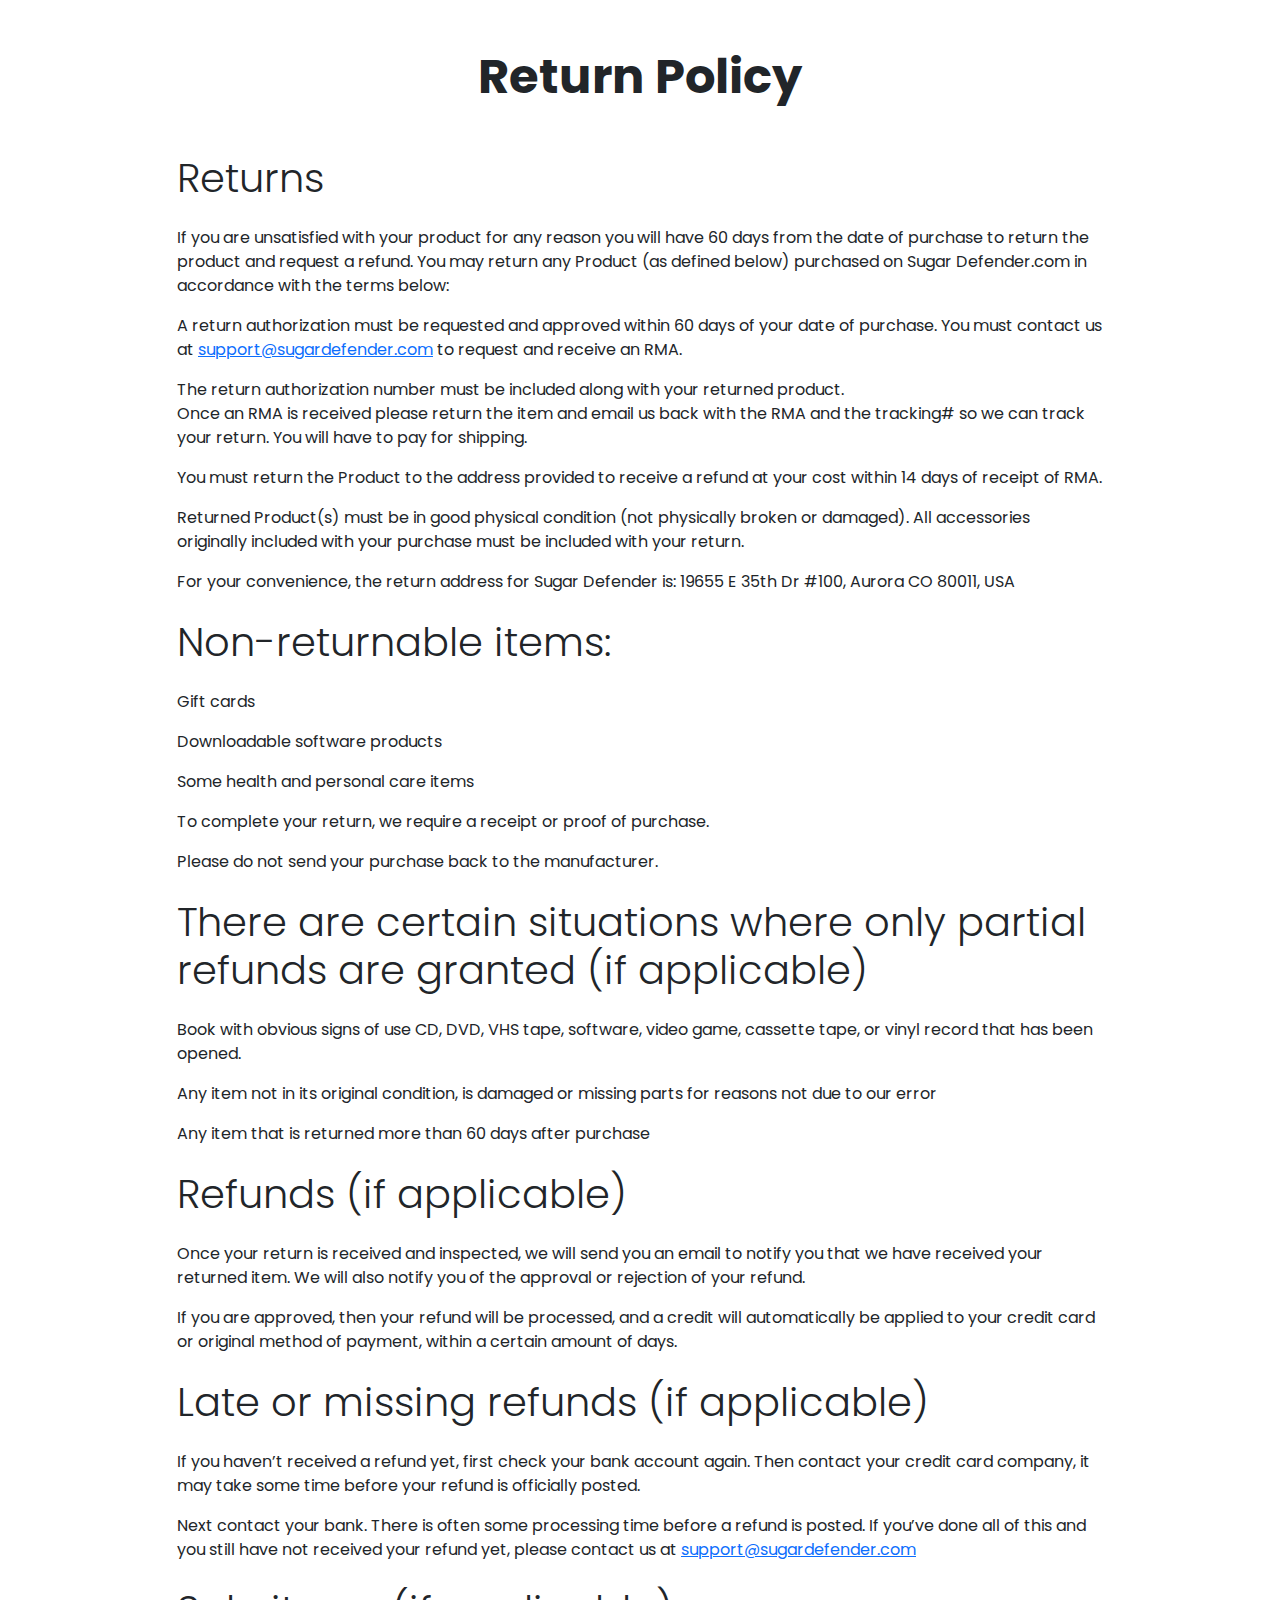
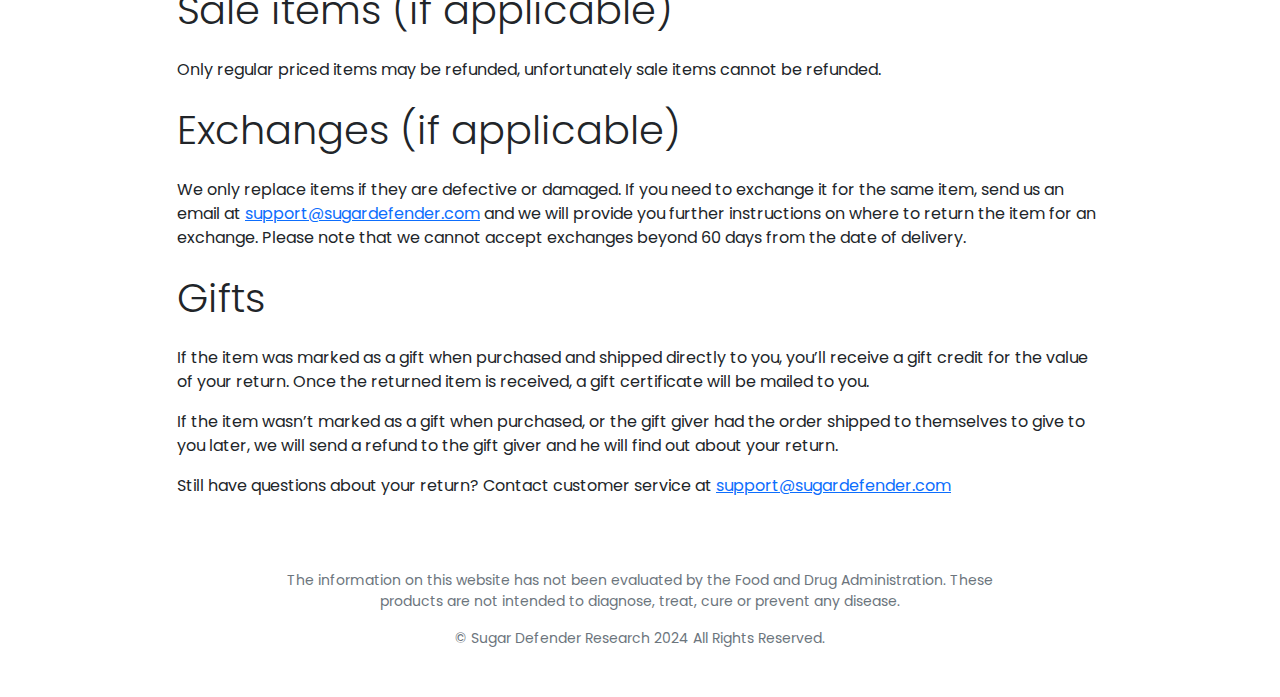
<file: info/return-policy.html>
<!DOCTYPE html>
<html data-bs-theme="light" lang="en">

<!-- Mirrored from sugardefender24.com/info/return-policy.html by HTTrack Website Copier/3.x [XR&CO'2014], Wed, 10 Apr 2024 05:45:17 GMT -->
<head>
<meta charset="UTF-8">
<meta name="viewport" content="width=device-width, initial-scale=1.0">
<title>Return Policy</title>
<link rel="apple-touch-icon" sizes="180x180" href="../apple-touch-icon.png">
<link rel="icon" type="image/png" sizes="32x32" href="../favicon-32x32.png">
<link rel="icon" type="image/png" sizes="16x16" href="../favicon-16x16.png">
<link rel="manifest" href="../site.html">
<link rel="stylesheet" href="../assets/bootstrap/bootstrap.min.css">
<link rel="stylesheet" href="../assets/css/style.css">
</head>
<body>
<section>
<div class="container">
<div class="row">
<div class="col-12 col-md-10 mx-auto">
<h1 class="display-5 text-center my-5 fw-bold">Return Policy</h1>
<h2 class="display-6 mb-4">Returns</h2>
<div class="mb-4">
<p>If you are unsatisfied with your product for any reason you will have 60 days from the date of
purchase
to
return the product and request a refund. You may return any Product (as defined below) purchased
on
Sugar Defender.com in accordance with the terms below:</p>
<p>A return authorization must be requested and approved within 60 days of your date of purchase.
You must
contact us at <a href="../cdn-cgi/l/email-protection.html#661513161609141226151301071402030003080203144805090b" class="text-primary"><span class="__cf_email__" data-cfemail="d8abada8a8b7aaac98abadbfb9aabcbdbebdb6bcbdaaf6bbb7b5">[email&#160;protected]</span></a> to request
and receive an
RMA.</p>
<p>The return authorization number must be included along with your returned product.
<br>
Once an RMA is received please return the item and email us back with the RMA and the tracking#
so we
can track your return. You will have to pay for shipping.
</p>
<p>You must return the Product to the address provided to receive a refund at your cost within 14
days of
receipt of RMA.</p>
<p>Returned Product(s) must be in good physical condition (not physically broken or damaged). All
accessories
originally included with your purchase must be included with your return.</p>
<p>For your convenience, the return address for Sugar Defender is: 19655 E 35th Dr #100, Aurora CO 80011, USA </p>
</div>
<h2 class="display-6 mb-4">Non-returnable items:</h2>
<div class="mb-4">
<p>Gift cards </p>
<p>Downloadable software products </p>
<p>Some health and personal care items</p>
<p>To complete your return, we require a receipt or proof of purchase.</p>
<p>Please do not send your purchase back to the manufacturer.</p>
</div>
<h2 class="display-6 mb-4">There are certain situations where only partial refunds are granted (if applicable)</h2>
<div class="mb-4">
<p>Book with obvious signs of use CD, DVD, VHS tape, software, video game, cassette tape, or vinyl
record
that
has been opened.</p>
<p>Any item not in its original condition, is damaged or missing parts for reasons not due to our
error
</p>
<p>Any item that is returned more than 60 days after purchase</p>
</div>
<h2 class="display-6 mb-4">Refunds (if applicable)</h2>
<div class="mb-4">
<p>Once your return is received and inspected, we will send you an email to notify you that we have
received
your returned item. We will also notify you of the approval or rejection of your refund.</p>
<p>If you are approved, then your refund will be processed, and a credit will automatically be
applied to
your
credit card or original method of payment, within a certain amount of days.</p>
</div>
<h2 class="display-6 mb-4">Late or missing refunds (if applicable)</h2>
<div class="mb-4">
<p>If you haven’t received a refund yet, first check your bank account again. Then contact your
credit
card
company, it may take some time before your refund is officially posted.</p>
<p>Next contact your bank. There is often some processing time before a refund is posted. If you’ve
done
all
of this and you still have not received your refund yet, please contact us at <a href="../cdn-cgi/l/email-protection.html#f88b8d8888978a8cb88b8d9f998a9c9d9e9d969c9d8ad69b9795" class="text-primary"><span class="__cf_email__" data-cfemail="f1828481819e8385b18284969083959497949f959483df929e9c">[email&#160;protected]</span></a></p>
</div>
<h2 class="display-6 mb-4">Sale items (if applicable)</h2>
<div class="mb-4">
<p>Only regular priced items may be refunded, unfortunately sale items cannot be refunded.</p>
</div>
<h2 class="display-6 mb-4">Exchanges (if applicable)</h2>
<div class="mb-4">
<p>We only replace items if they are defective or damaged. If you need to exchange it for the same
item,
send
us an email at <a href="../cdn-cgi/l/email-protection.html#cfbcbabfbfa0bdbb8fbcbaa8aebdabaaa9aaa1abaabde1aca0a2" class="text-primary"><span class="__cf_email__" data-cfemail="6c1f191c1c031e182c1f190b0d1e08090a090208091e420f0301">[email&#160;protected]</span></a> and we will
provide you
further instructions on where to return the item for
an
exchange. Please note that we cannot accept exchanges beyond 60 days from the date of delivery.
</p>
</div>
<h2 class="display-6 mb-4">Gifts</h2>
<div class="mb-4">
<p>If the item was marked as a gift when purchased and shipped directly to you, you’ll receive a
gift
credit
for the value of your return. Once the returned item is received, a gift certificate will be
mailed to
you.
</p>
<p>If the item wasn’t marked as a gift when purchased, or the gift giver had the order shipped to
themselves
to give to you later, we will send a refund to the gift giver and he will find out about your
return.
</p>
<p>Still have questions about your return? Contact customer service at <a href="../cdn-cgi/l/email-protection.html#d2a1a7a2a2bda0a692a1a7b5b3a0b6b7b4b7bcb6b7a0fcb1bdbf" class="text-primary"><span class="__cf_email__" data-cfemail="364543464659444276454351574452535053585253441855595b">[email&#160;protected]</span></a></p>
</div></div>
</div>
</div>
</section>
<footer class="py-5">
<div class="container">
<div class="row">
<div class="col-md-8 mx-auto">
<p class="text-center text-muted small">The information on this website has not been evaluated by the Food and Drug Administration. These products are not intended to diagnose, treat, cure or prevent any disease.</p>
<p class="text-center text-muted mb-0 small">© Sugar Defender Research 2024 All Rights Reserved. </p>
</div>
</div>
</div>
</footer>
<script data-cfasync="false" src="../cdn-cgi/scripts/5c5dd728/cloudflare-static/email-decode.min.js"></script></body>

<!-- Mirrored from sugardefender24.com/info/return-policy.html by HTTrack Website Copier/3.x [XR&CO'2014], Wed, 10 Apr 2024 05:45:17 GMT -->
</html>
</file>
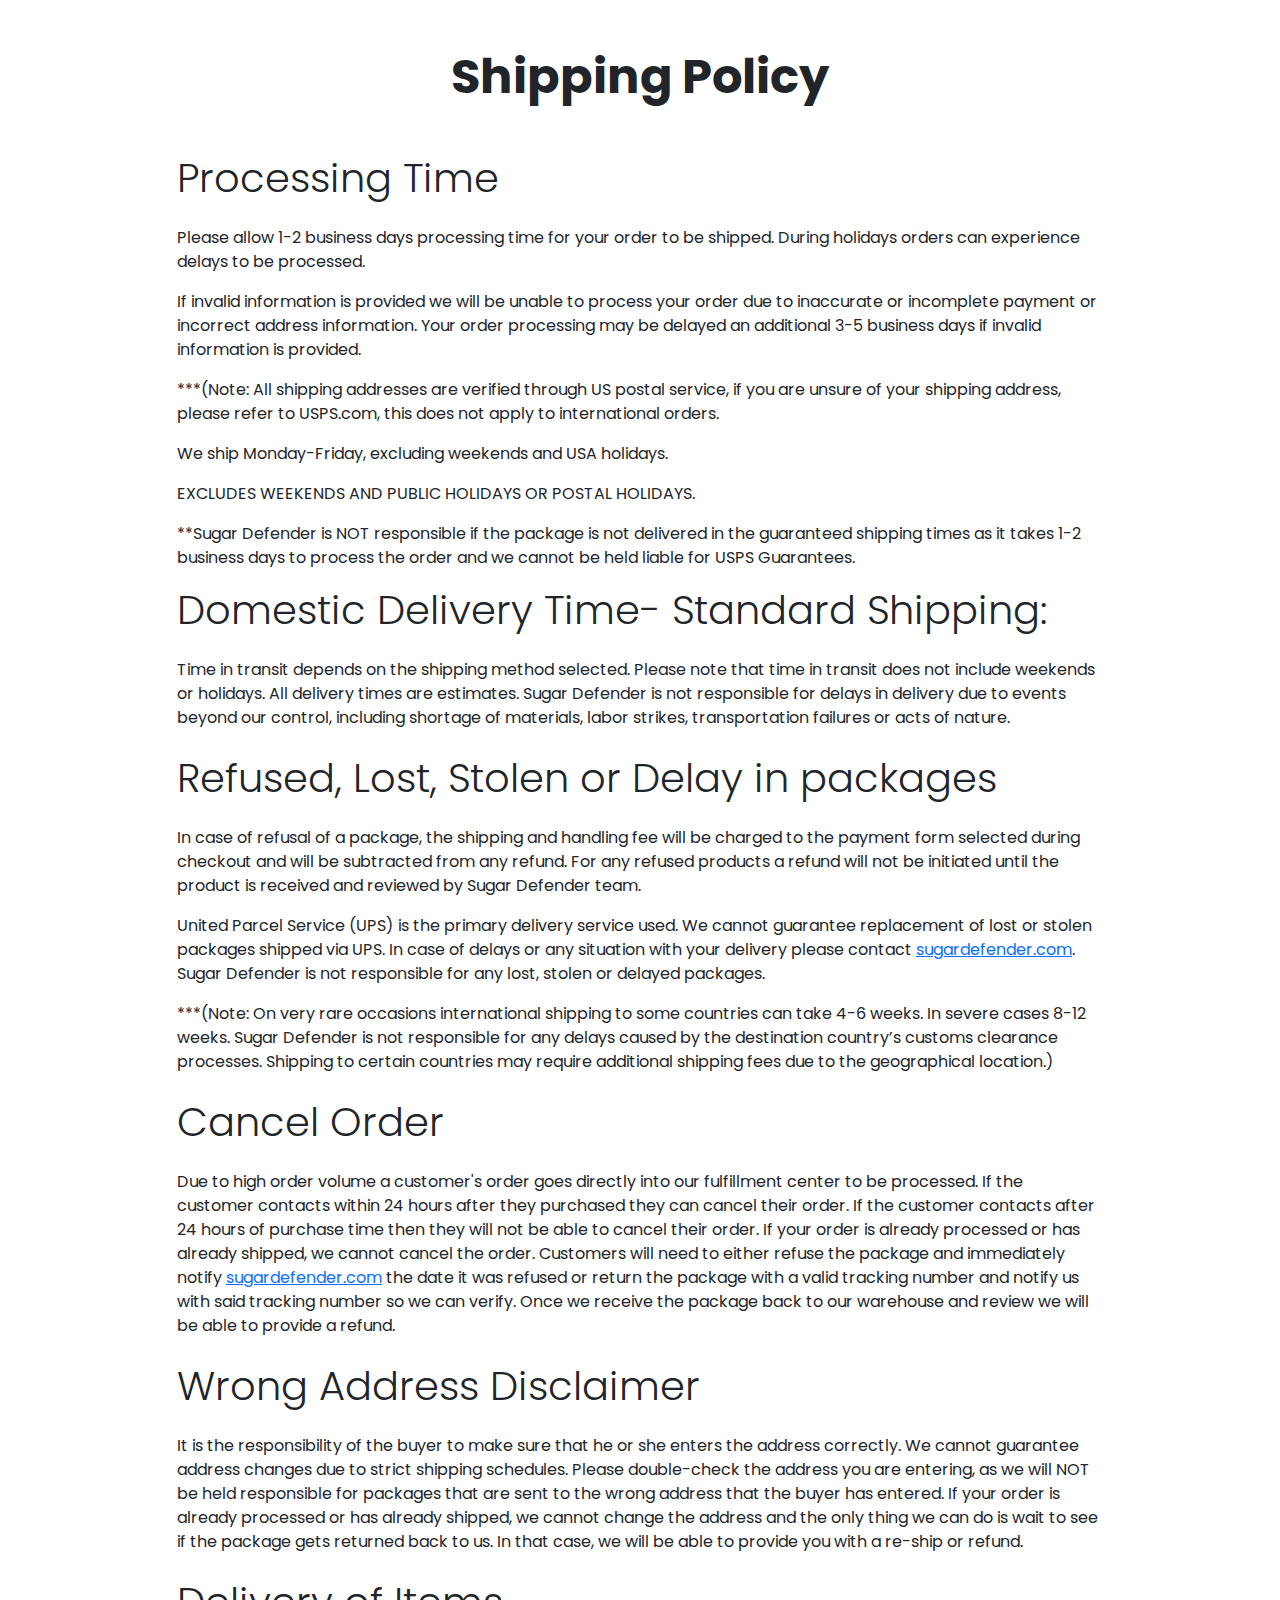
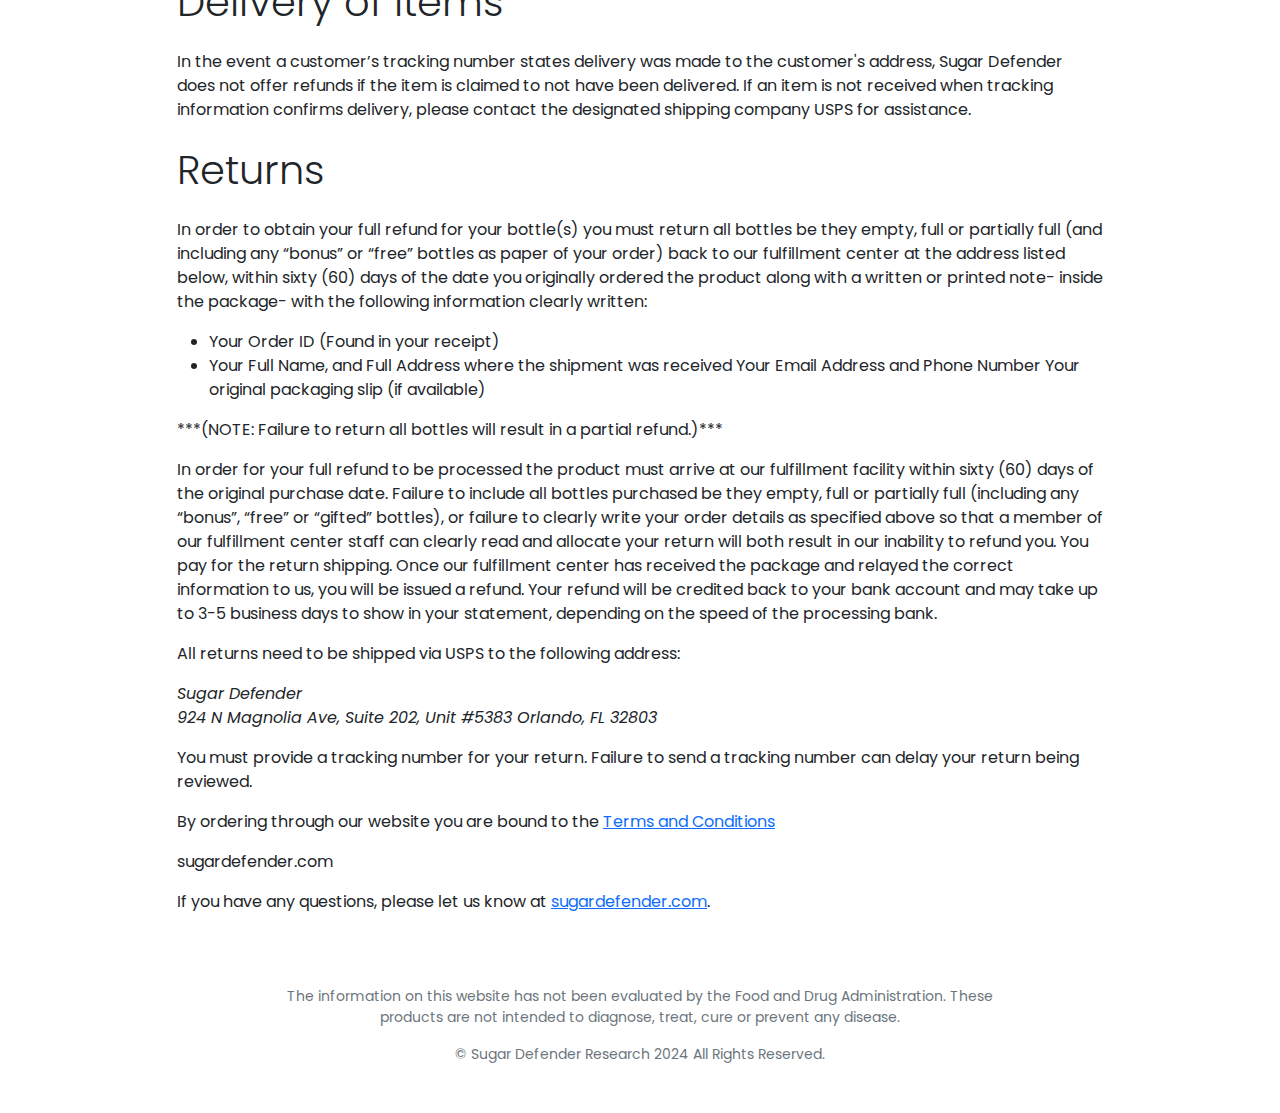
<file: info/shipping.html>
<!DOCTYPE html>
<html data-bs-theme="light" lang="en">

<!-- Mirrored from sugardefender24.com/info/shipping.html by HTTrack Website Copier/3.x [XR&CO'2014], Wed, 10 Apr 2024 05:45:17 GMT -->
<head>
<meta charset="UTF-8">
<meta name="viewport" content="width=device-width, initial-scale=1.0">
<title>Shipping Policy</title>
<link rel="apple-touch-icon" sizes="180x180" href="../apple-touch-icon.png">
<link rel="icon" type="image/png" sizes="32x32" href="../favicon-32x32.png">
<link rel="icon" type="image/png" sizes="16x16" href="../favicon-16x16.png">
<link rel="manifest" href="../site.html">
<link rel="stylesheet" href="../assets/bootstrap/bootstrap.min.css">
<link rel="stylesheet" href="../assets/css/style.css">
</head>
<body>
<section>
<div class="container">
<div class="row">
<div class="col-12 col-md-10 mx-auto">
<h1 class="display-5 text-center my-5 fw-bold">Shipping Policy</h1>
<h2 class="display-6 mb-4">Processing Time</h2>
<p>Please allow 1-2 business days processing time for your order to be shipped. During holidays orders
can experience
delays to be processed.</p>
<p>If invalid information is provided we will be unable to process your order due to inaccurate or
incomplete payment or
incorrect address information. Your order processing may be delayed an additional 3-5 business days
if invalid
information is provided.</p>
<p>***(Note: All shipping addresses are verified through US postal service, if you are unsure of your
shipping address,
please refer to USPS.com, this does not apply to international orders.</p>
<p>We ship Monday-Friday, excluding weekends and USA holidays.</p>
<p>EXCLUDES WEEKENDS AND PUBLIC HOLIDAYS OR POSTAL HOLIDAYS.</p>
<p>**Sugar Defender is NOT responsible if the package is not delivered in the guaranteed shipping times as it
takes 1-2 business
days to process the order and we cannot be held liable for USPS Guarantees.</p>
<h2 class="display-6 mb-4">Domestic Delivery Time- Standard Shipping:</h2>
<div class="mb-4">
<p>Time in transit depends on the shipping method selected. Please note that time in transit does
not include weekends
or holidays. All delivery times are estimates. Sugar Defender is not responsible for delays in delivery
due to events beyond
our control, including shortage of materials, labor strikes, transportation failures or acts of
nature.</p>
</div>
<h2 class="display-6 mb-4">Refused, Lost, Stolen or Delay in packages</h2>
<div class="mb-4">
<p>In case of refusal of a package, the shipping and handling fee will be charged to the payment
form selected during
checkout and will be subtracted from any refund. For any refused products a refund will not be
initiated until the
product is received and reviewed by Sugar Defender team.</p>
<p>United Parcel Service (UPS) is the primary delivery service used. We cannot guarantee replacement
of lost or stolen
packages shipped via UPS. In case of delays or any situation with your delivery please contact
<a href="mail:support@sugardefender.com" class="text-primary">sugardefender.com</a>. Sugar Defender is not
responsible for any lost, stolen or delayed packages.
</p>
<p>***(Note: On very rare occasions international shipping to some countries can take 4-6 weeks. In
severe cases 8-12
weeks. Sugar Defender is not responsible for any delays caused by the destination country’s customs
clearance processes.
Shipping to certain countries may require additional shipping fees due to the geographical
location.)</p>
</div>
<h2 class="display-6 mb-4">Cancel Order</h2>
<div class="mb-4">
<p>Due to high order volume a customer's order goes directly into our fulfillment center to be
processed. If the
customer contacts within 24 hours after they purchased they can cancel their order. If the
customer contacts after 24
hours of purchase time then they will not be able to cancel their order. If your order is
already processed or has
already shipped, we cannot cancel the order. Customers will need to either refuse the package
and immediately notify
<a href="mail:support@sugardefender.com" class="text-primary">sugardefender.com</a> the date it was
refused or return the package with a valid tracking number and notify us with said tracking
number so we can verify.
Once we receive the package back to our warehouse and review we will be able to provide a
refund.
</p>
</div>
<h2 class="display-6 mb-4">Wrong Address Disclaimer</h2>
<div class="mb-4">
<p>It is the responsibility of the buyer to make sure that he or she enters the address correctly.
We cannot guarantee
address changes due to strict shipping schedules. Please double-check the address you are
entering, as we will NOT be
held responsible for packages that are sent to the wrong address that the buyer has entered. If
your order is already
processed or has already shipped, we cannot change the address and the only thing we can do is
wait to see if the
package gets returned back to us. In that case, we will be able to provide you with a re-ship or
refund.</p>
</div>
<h2 class="display-6 mb-4">Delivery of Items</h2>
<div class="mb-4">
<p>In the event a customer’s tracking number states delivery was made to the customer's address,
Sugar Defender does not offer
refunds if the item is claimed to not have been delivered. If an item is not received when
tracking information
confirms delivery, please contact the designated shipping company USPS for assistance.</p>
</div>
<h2 class="display-6 mb-4">Returns</h2>
<div class="mb-4">
<p>In order to obtain your full refund for your bottle(s) you must return all bottles be they empty,
full or partially
full (and including any “bonus” or “free” bottles as paper of your order) back to our
fulfillment center at the
address listed below, within sixty (60) days of the date you originally ordered the product
along with a written or
printed note- inside the package- with the following information clearly written:</p>
<ul>
<li>Your Order ID (Found in your receipt)</li>
<li>Your Full Name, and Full Address where the shipment was received Your Email Address and
Phone Number Your original
packaging slip (if available)</li>
</ul>
<p>***(NOTE: Failure to return all bottles will result in a partial refund.)***</p>
<p>In order for your full refund to be processed the product must arrive at our fulfillment facility
within sixty (60)
days of the original purchase date. Failure to include all bottles purchased be they empty, full
or partially full
(including any “bonus”, “free” or “gifted” bottles), or failure to clearly write your order
details as specified above
so that a member of our fulfillment center staff can clearly read and allocate your return will
both result in our
inability to refund you. You pay for the return shipping. Once our fulfillment center has
received the package and
relayed the correct information to us, you will be issued a refund. Your refund will be credited
back to your bank
account and may take up to 3-5 business days to show in your statement, depending on the speed
of the processing bank.
</p>
<p>All returns need to be shipped via USPS to the following address:</p>
<p><em>Sugar Defender<br> 924 N Magnolia Ave, Suite 202, Unit #5383
Orlando, FL 32803</em></p>
<p>You must provide a tracking number for your return. Failure to send a tracking number can delay
your return being
reviewed.</p>
<p>By ordering through our website you are bound to the <a href="terms.html" class="text-primary">Terms and
Conditions</a></p>
<p>sugardefender.com</p>
<p>If you have any questions, please let us know at <a href="mail:support@sugardefender.com" class="text-primary">sugardefender.com</a>.</p>
</div></div>
</div>
</div>
</section>
<footer class="py-5">
<div class="container">
<div class="row">
<div class="col-md-8 mx-auto">
<p class="text-center text-muted small">The information on this website has not been evaluated by the Food and Drug Administration. These products are not intended to diagnose, treat, cure or prevent any disease.</p>
<p class="text-center text-muted mb-0 small">© Sugar Defender Research 2024 All Rights Reserved. </p>
</div>
</div>
</div>
</footer>
</body>

<!-- Mirrored from sugardefender24.com/info/shipping.html by HTTrack Website Copier/3.x [XR&CO'2014], Wed, 10 Apr 2024 05:45:17 GMT -->
</html>
</file>
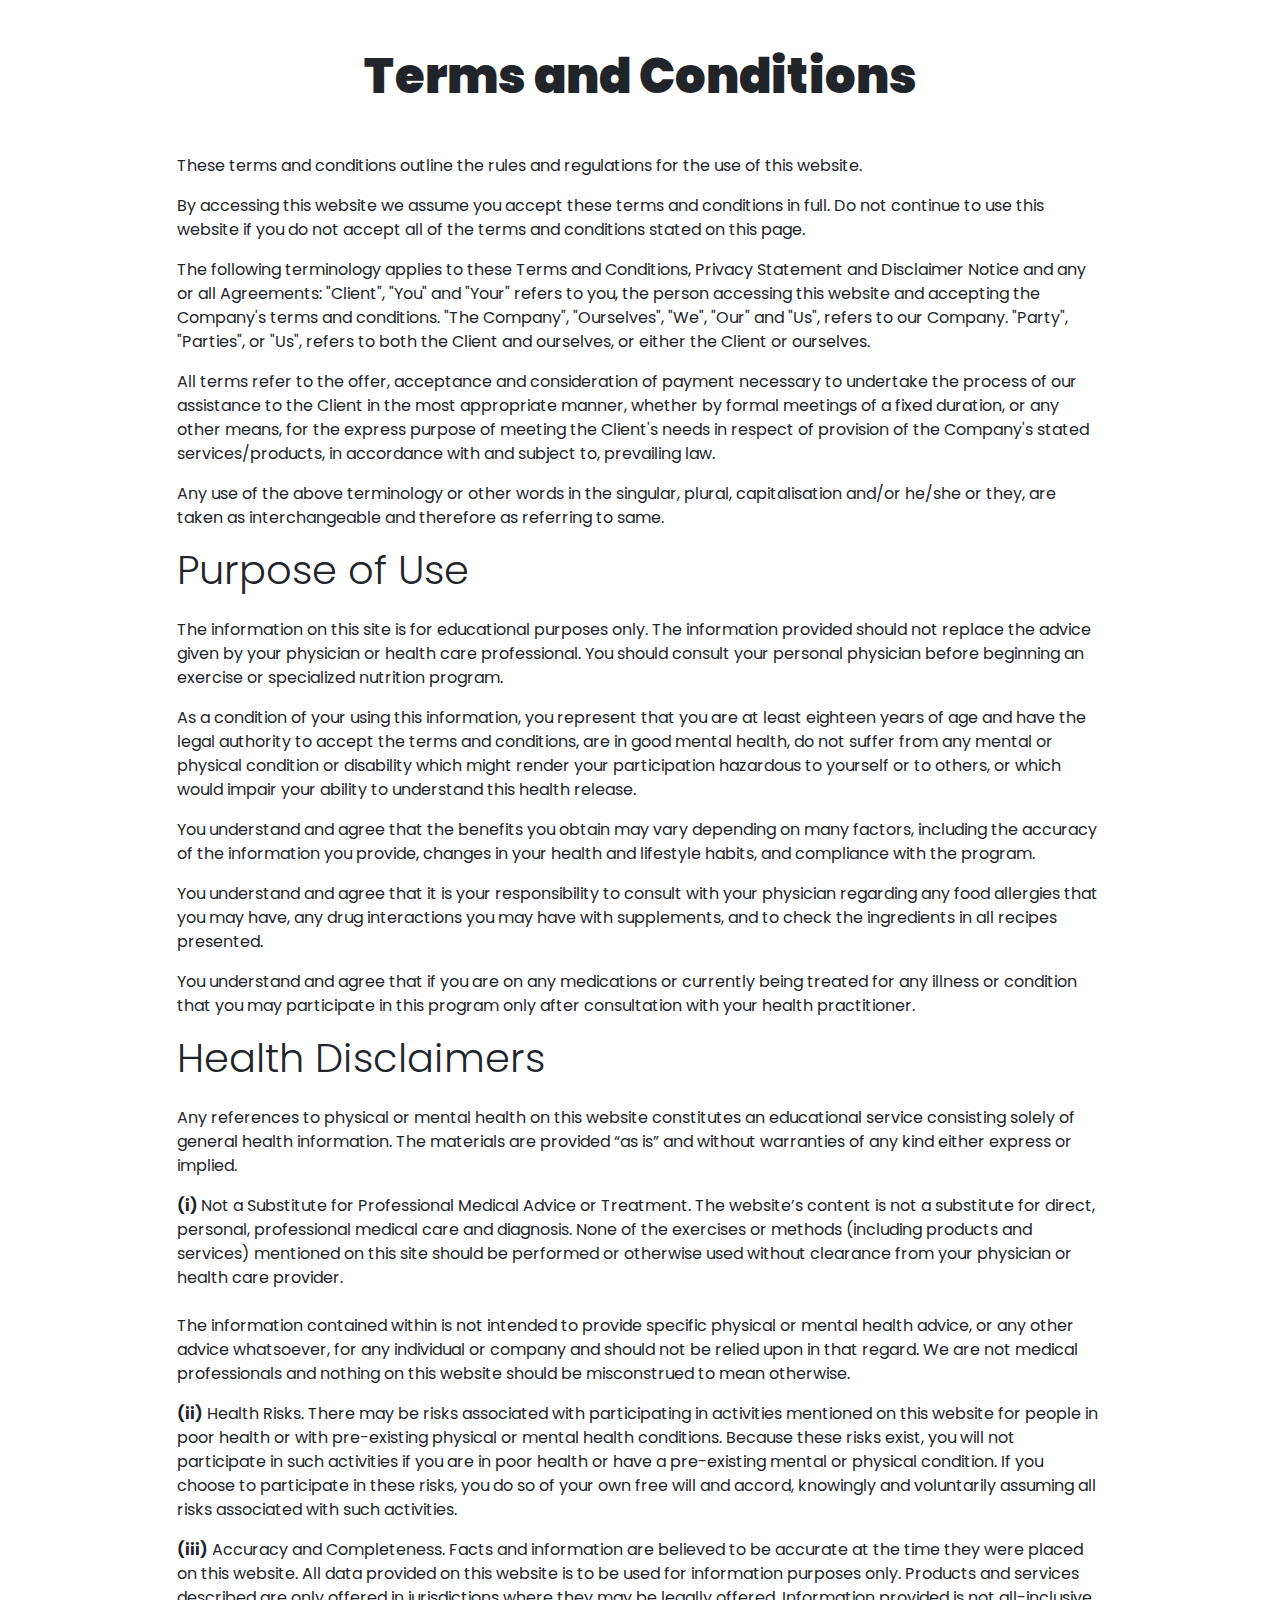
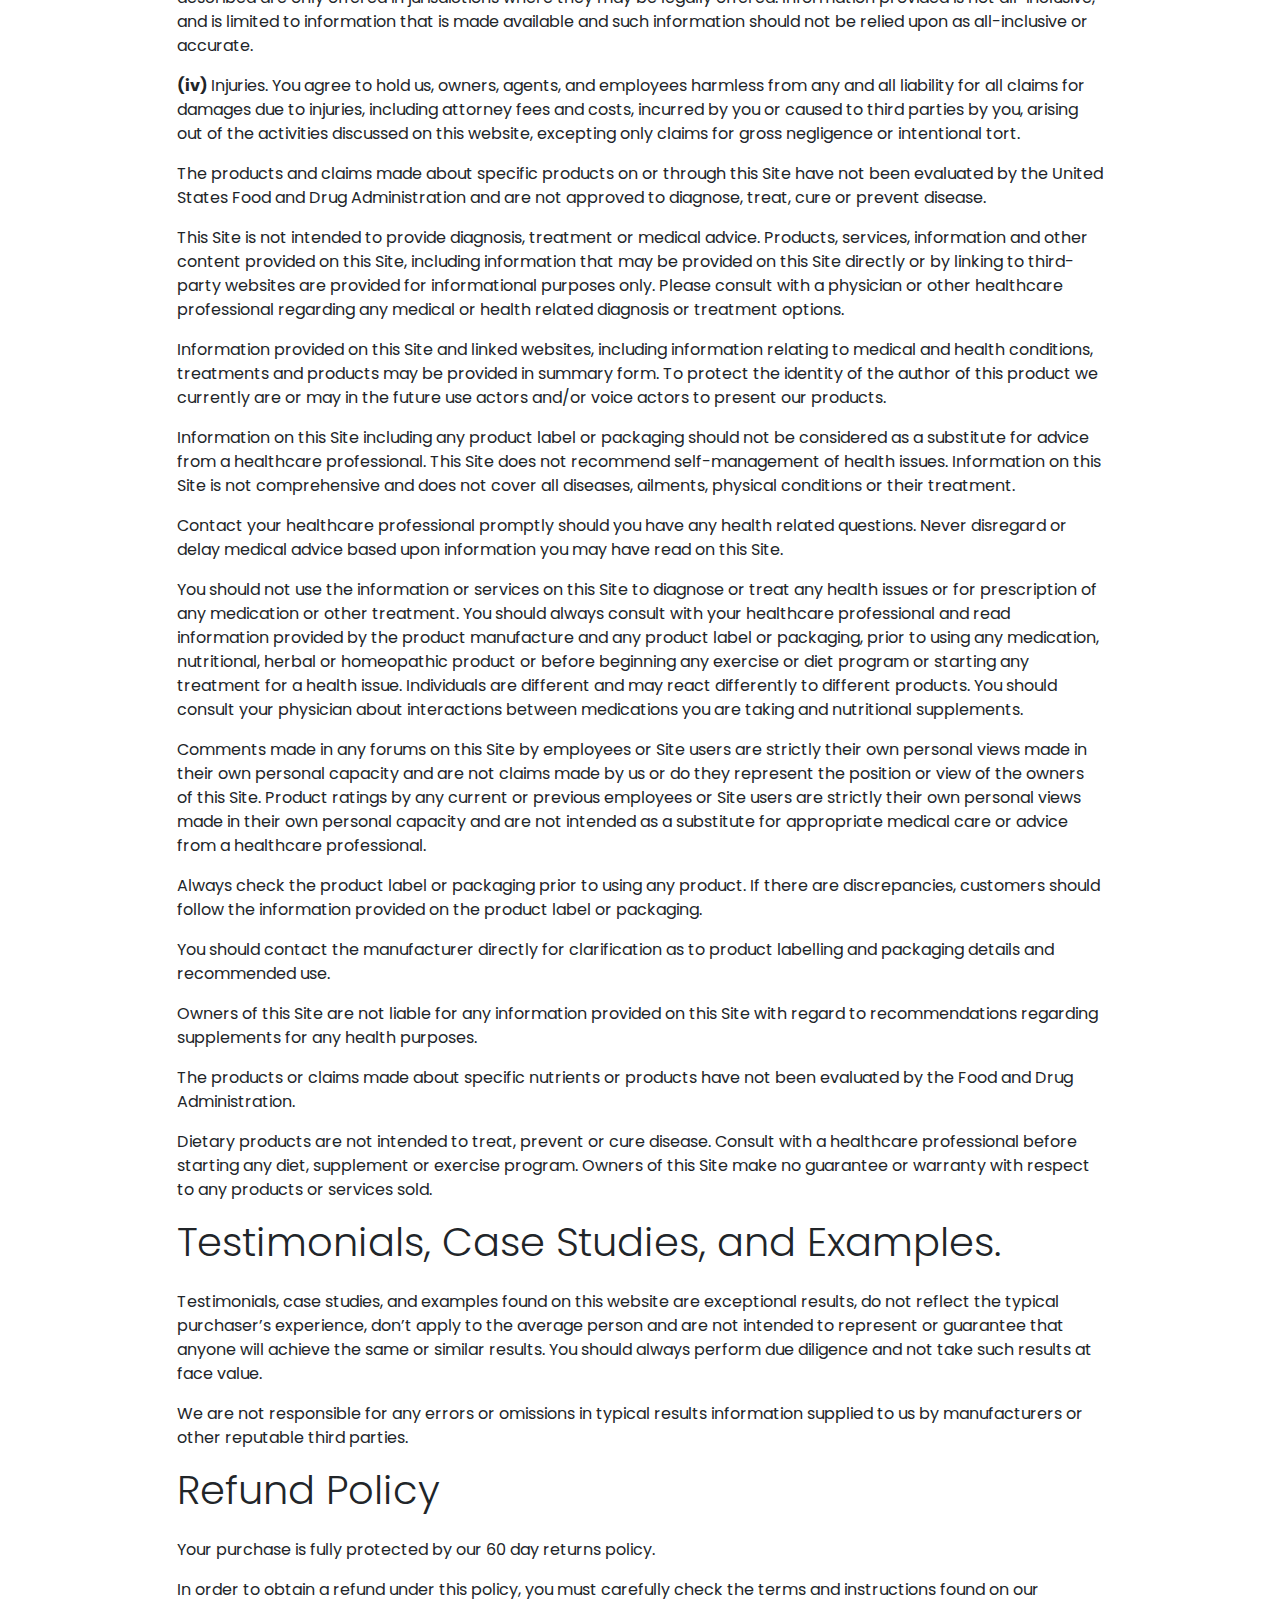
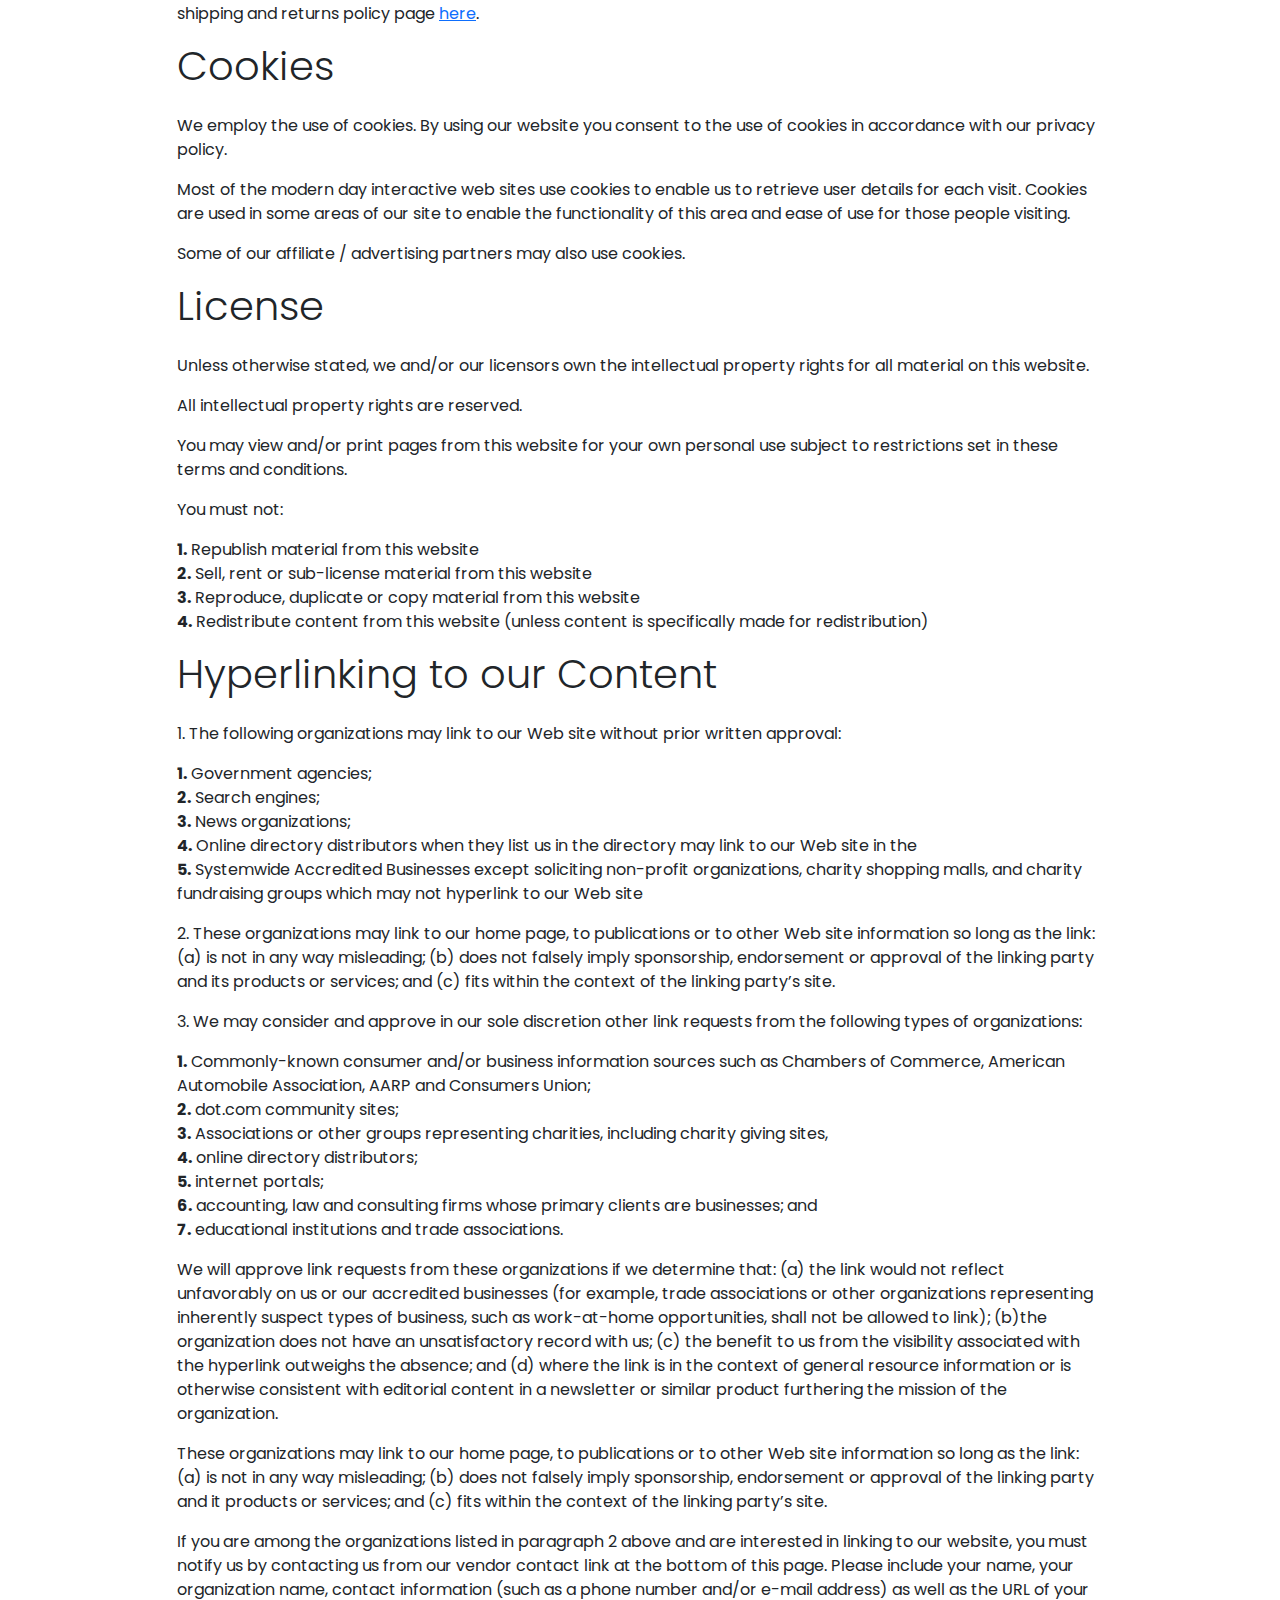
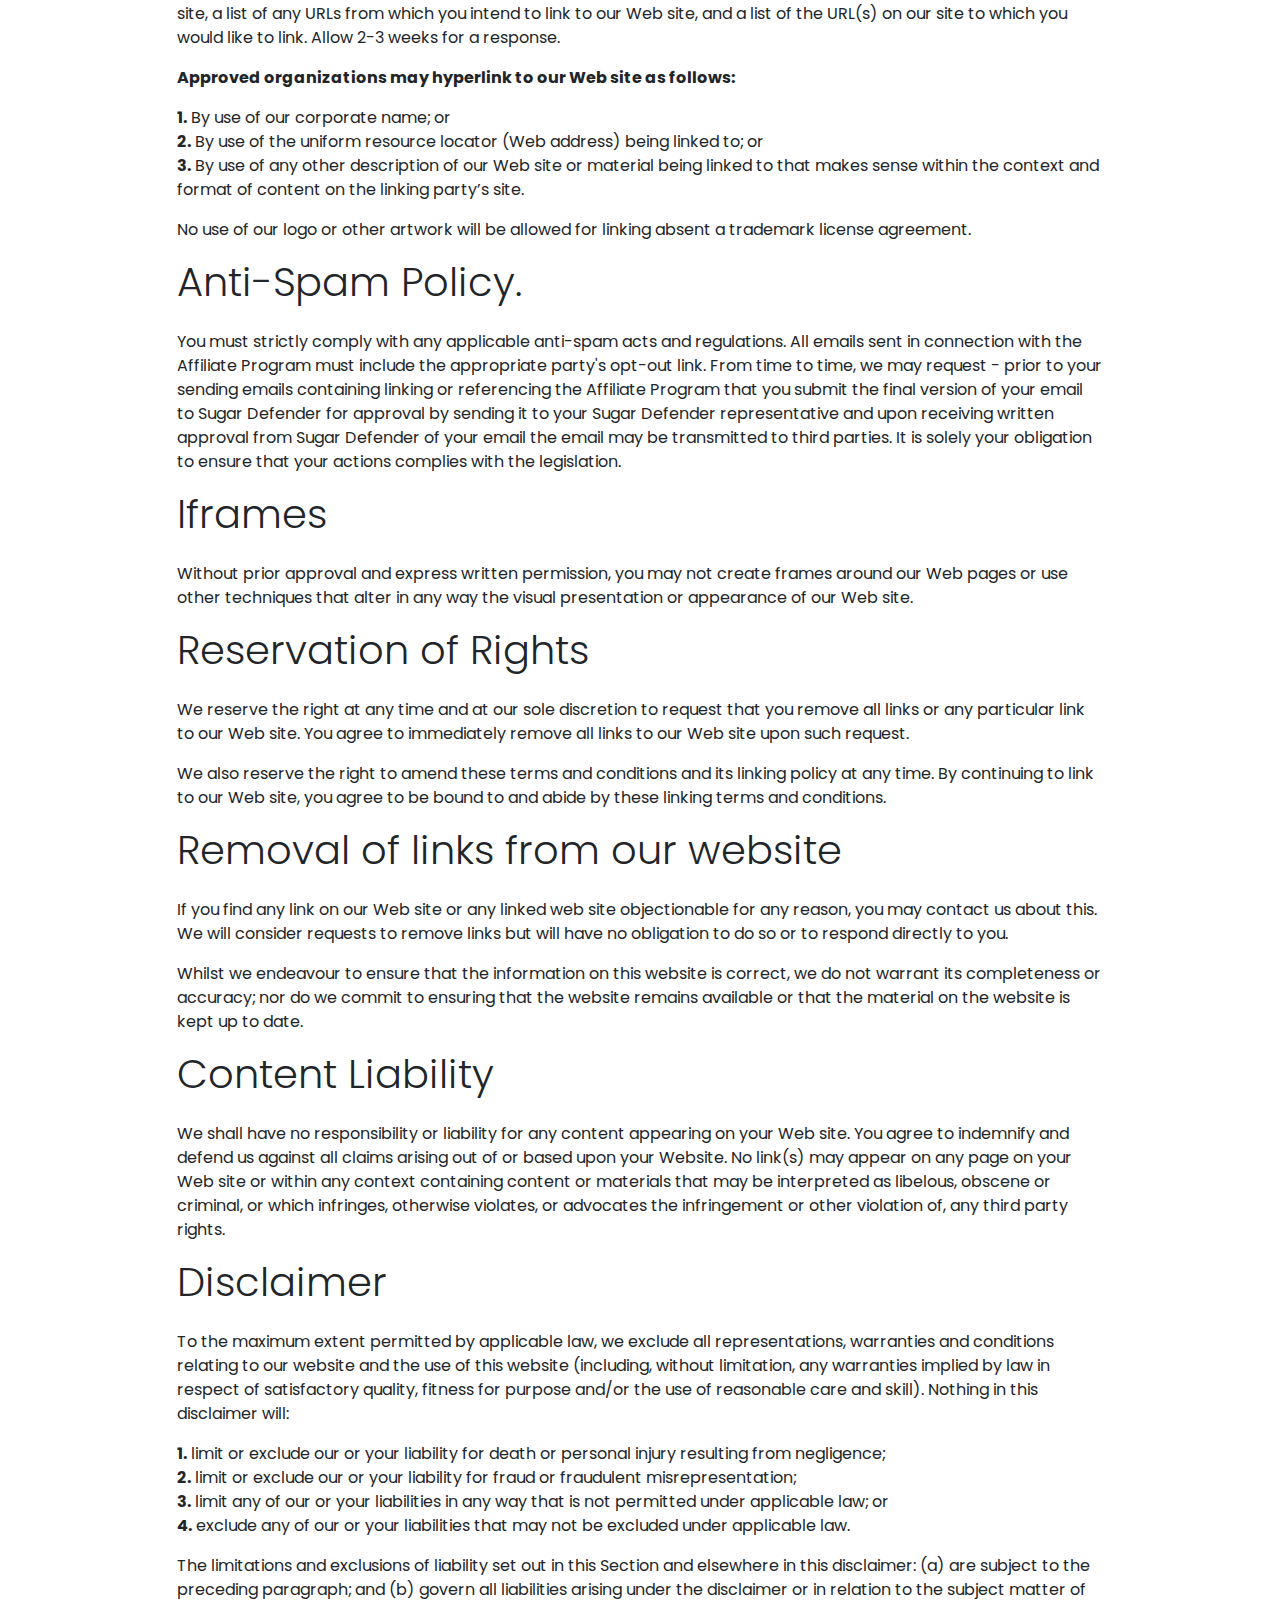
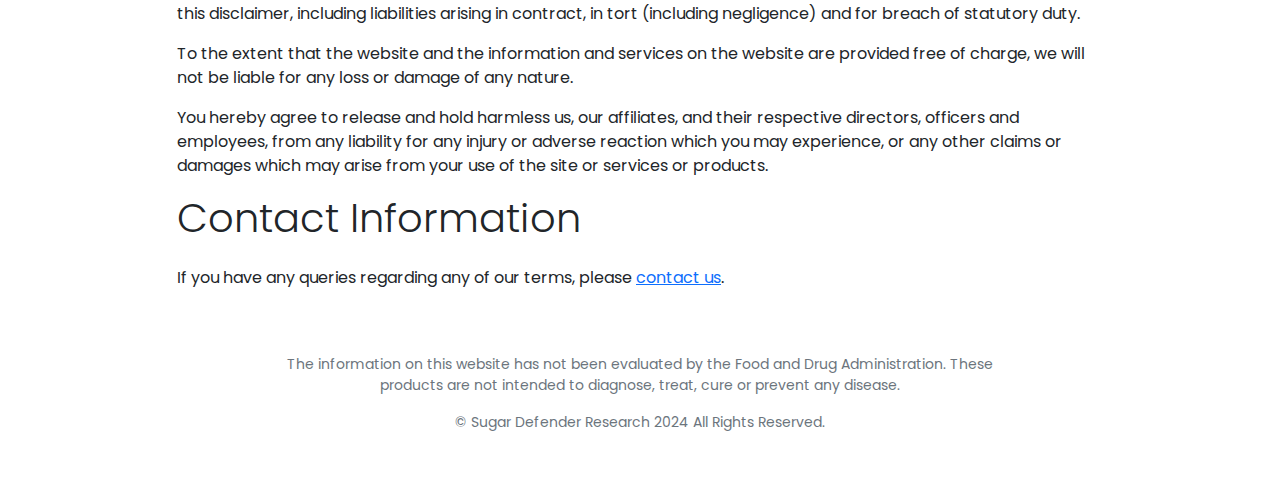
<file: info/terms.html>
<!DOCTYPE html>
<html data-bs-theme="light" lang="en">

<!-- Mirrored from sugardefender24.com/info/terms.html by HTTrack Website Copier/3.x [XR&CO'2014], Wed, 10 Apr 2024 05:45:16 GMT -->
<head>
<meta charset="UTF-8">
<meta name="viewport" content="width=device-width, initial-scale=1.0">
<title>Terms of Use</title>
<link rel="apple-touch-icon" sizes="180x180" href="../apple-touch-icon.png">
<link rel="icon" type="image/png" sizes="32x32" href="../favicon-32x32.png">
<link rel="icon" type="image/png" sizes="16x16" href="../favicon-16x16.png">
<link rel="manifest" href="../site.html">
<link rel="stylesheet" href="../assets/bootstrap/bootstrap.min.css">
<link rel="stylesheet" href="../assets/css/style.css">
</head>
<body>
<section>
<div class="container">
<div class="row">
<div class="col-12 col-md-10 mx-auto">
<h1 class="text-center display-5 my-5 fw-bold"><strong>Terms and Conditions</strong></h1>
<p>These terms and conditions outline the rules and regulations for the
use of this website.
</p>
<p>By accessing this website we assume you accept these terms and conditions in full.
Do not continue to
use this website if you do not accept all of the terms and conditions stated on this page.</p>
<p>The following terminology applies to these Terms and Conditions, Privacy Statement
and Disclaimer
Notice and any or all Agreements: "Client", "You" and "Your" refers to you, the person accessing
this website and
accepting the Company's terms and conditions. "The Company", "Ourselves", "We", "Our" and "Us",
refers to our Company.
"Party", "Parties", or "Us", refers to both the Client and ourselves, or either the Client or
ourselves.</p>
<p>All terms refer to the offer, acceptance and consideration of payment necessary to
undertake the
process of our assistance to the Client in the most appropriate manner, whether by formal
meetings of a fixed
duration, or any other means, for the express purpose of meeting the Client's needs in respect
of provision of the
Company's stated services/products, in accordance with and subject to, prevailing law. </p>
<p>Any use of the above terminology or other words in the singular,
plural, capitalisation
and/or he/she or they, are taken as interchangeable and therefore as referring to same.</p>
<h2 class="display-6 mb-4">Purpose of Use</h2>
<p>The information on this site is for educational purposes only. The
information provided
should not replace the advice given by your physician or health care professional. You should
consult your personal
physician before beginning an exercise or specialized nutrition program.</p>
<p>As a condition of your using this information, you represent that you are at least
eighteen years of
age and have the legal authority to accept the terms and conditions, are in good mental health,
do not suffer from any
mental or physical condition or disability which might render your participation hazardous to
yourself or to others,
or which would impair your ability to understand this health release.</p>
<p>You understand and agree that the benefits you obtain may vary depending on many
factors, including
the accuracy of the information you provide, changes in your health and lifestyle habits, and
compliance with the
program.</p>
<p>You understand and agree that it is your responsibility to consult with your
physician regarding any
food allergies that you may have, any drug interactions you may have with supplements, and to
check the ingredients in
all recipes presented.</p>
<p>You understand and agree that if you are on any medications or
currently being treated for
any illness or condition that you may participate in this program only after consultation with
your health
practitioner.</p>
<h2 class="display-6 mb-4">Health Disclaimers</h2>
<p>Any references to physical or mental health on this website constitutes
an educational
service consisting solely of general health information. The materials are provided “as is” and
without warranties of
any kind either express or implied.</p>
<p><b>(i) </b><span>Not a Substitute for Professional Medical
Advice or Treatment.
The website’s content is not a substitute for direct, personal, professional medical care
and diagnosis. None of the
exercises or methods (including products and services) mentioned on this site should be
performed or otherwise used
without clearance from your physician or health care provider.<br><br>
The information contained within is not intended to provide specific physical or mental
health advice, or any other
advice whatsoever, for any individual or company and should not be relied upon in that
regard. We are not medical
professionals and nothing on this website should be misconstrued to mean otherwise.</span>
</p>
<p><b>(ii)</b><span> Health Risks. There may be risks associated
with participating
in activities mentioned on this website for people in poor health or with pre-existing
physical or mental health
conditions. Because these risks exist, you will not participate in such activities if you
are in poor health or have
a pre-existing mental or physical condition. If you choose to participate in these risks,
you do so of your own free
will and accord, knowingly and voluntarily assuming all risks associated with such
activities.</span></p>
<p><b>(iii)</b><span> Accuracy and Completeness. Facts and
information are believed
to be accurate at the time they were placed on this website. All data provided on this
website is to be used for
information purposes only. Products and services described are only offered in jurisdictions
where they may be
legally offered. Information provided is not all-inclusive, and is limited to information
that is made available and
such information should not be relied upon as all-inclusive or accurate.</span></p>
<p><b>(iv) </b><span>Injuries. You agree to hold us, owners,
agents, and employees
harmless from any and all liability for all claims for damages due to injuries, including
attorney fees and costs,
incurred by you or caused to third parties by you, arising out of the activities discussed
on this website,
excepting only claims for gross negligence or intentional tort.</span></p>
<p>The products and claims made about specific products on or through this Site have
not been evaluated
by the United States Food and Drug Administration and are not approved to diagnose, treat, cure
or prevent disease.
</p>
<p>This Site is not intended to provide diagnosis, treatment or medical advice.
Products, services,
information and other content provided on this Site, including information that may be provided
on this Site directly
or by linking to third-party websites are provided for informational purposes only. Please
consult with a physician or
other healthcare professional regarding any medical or health related diagnosis or treatment
options.</p>
<p>Information provided on this Site and linked websites, including information
relating to medical and
health conditions, treatments and products may be provided in summary form. To protect the
identity of the author of
this product we currently are or may in the future use actors and/or voice actors to present our
products.</p>
<p>Information on this Site including any product label or packaging should not be
considered as a
substitute for advice from a healthcare professional. This Site does not recommend
self-management of health issues.
Information on this Site is not comprehensive and does not cover all diseases, ailments,
physical conditions or their
treatment.</p>
<p>Contact your healthcare professional promptly should you have any health related
questions. Never
disregard or delay medical advice based upon information you may have read on this Site.</p>
<p>You should not use the information or services on this Site to diagnose or treat
any health issues or
for prescription of any medication or other treatment. You should always consult with your
healthcare professional and
read information provided by the product manufacture and any product label or packaging, prior
to using any
medication, nutritional, herbal or homeopathic product or before beginning any exercise or diet
program or starting
any treatment for a health issue. Individuals are different and may react differently to
different products. You
should consult your physician about interactions between medications you are taking and
nutritional supplements.</p>
<p>Comments made in any forums on this Site by employees or Site users are strictly
their own personal
views made in their own personal capacity and are not claims made by us or do they represent the
position or view of
the owners of this Site. Product ratings by any current or previous employees or Site users are
strictly their own
personal views made in their own personal capacity and are not intended as a substitute for
appropriate medical care
or advice from a healthcare professional.</p>
<p>Always check the product label or packaging prior to using any product. If there
are discrepancies,
customers should follow the information provided on the product label or packaging.</p>
<p>You should contact the manufacturer directly for clarification as to product
labelling and packaging
details and recommended use.</p>
<p>Owners of this Site are not liable for any information provided on this Site with
regard to
recommendations regarding supplements for any health purposes.</p>
<p>The products or claims made about specific nutrients or products have not been
evaluated by the Food
and Drug Administration.</p>
<p>Dietary products are not intended to treat, prevent or cure disease.
Consult with a
healthcare professional before starting any diet, supplement or exercise program. Owners of this
Site make no
guarantee or warranty with respect to any products or services sold. </p>
<h2 class="display-6 mb-4">Testimonials, Case Studies, and Examples. </h2>
<p>Testimonials, case studies, and examples found on this website are
exceptional results, do
not reflect the typical purchaser’s experience, don’t apply to the average person and are not
intended to represent or
guarantee that anyone will achieve the same or similar results. You should always perform due
diligence and not take
such results at face value.</p>
<p>We are not responsible for any errors or omissions in typical results
information supplied
to us by manufacturers or other reputable third parties.</p>
<h2 class="display-6 mb-4">Refund Policy</h2>
<p>Your purchase is fully protected by our 60 day returns policy.</p>
<p>In order to obtain a refund under this policy, you must carefully check
the terms and
instructions found on our shipping and returns policy page <a href="return-policy.html" class="text-primary">here</a>.</p>
<h2 class="display-6 mb-4">Cookies</h2>
<p>We employ the use of cookies. By using our website you consent to the
use of cookies in
accordance with our privacy policy.</p>
<p>Most of the modern day interactive web sites use cookies to enable us to retrieve
user details for
each visit. Cookies are used in some areas of our site to enable the functionality of this area
and ease of use for
those people visiting.</p>
<p>Some of our affiliate / advertising partners may also use cookies.</p>
<h2 class="display-6 mb-4">License</h2>
<p>Unless otherwise stated, we and/or our licensors own the intellectual
property rights for
all material on this website.</p>
<p>All intellectual property rights are reserved.</p>
<p>You may view and/or print pages from this website for your own personal use
subject to restrictions
set in these terms and conditions.</p>
<p>You must not:</p>
<p><b>1.</b> Republish material from this website<br>
<b>2.</b> Sell, rent or sub-license material from this website<br>
<b>3.</b> Reproduce, duplicate or copy material from this website<br>
<b>4.</b> Redistribute content from this website (unless content is specifically made for
redistribution)
</p>
<h2 class="display-6 mb-4">Hyperlinking to our Content</h2>
<p><span>1.</span> The following organizations may
link to our Web site
without prior written approval:</p>
<p>
<b>1.</b> Government agencies;<br>
<b>2.</b> Search engines;<br>
<b>3.</b> News organizations;<br>
<b>4.</b> Online directory distributors when they list us in the directory may link to our Web
site in the<br>
<b>5.</b> Systemwide Accredited Businesses except soliciting non-profit organizations, charity
shopping malls, and
charity fundraising groups which may not hyperlink to our Web site
</p>
<p><span>2.</span> These organizations may link to our home
page, to publications or
to other Web site information so long as the link: (a) is not in any way misleading; (b) does
not falsely imply
sponsorship, endorsement or approval of the linking party and its products or services; and (c)
fits within the
context of the linking party’s site.</p>
<p><span>3.</span> We may consider and approve in our sole
discretion other link
requests from the following types of organizations:</p>
<p>
<b>1.</b> Commonly-known consumer and/or business information sources such as Chambers of
Commerce, American
Automobile Association, AARP and Consumers Union;<br>
<b>2.</b> dot.com community sites;<br>
<b>3.</b> Associations or other groups representing charities, including charity giving
sites,<br>
<b>4.</b> online directory distributors;<br>
<b>5.</b> internet portals;<br>
<b>6.</b> accounting, law and consulting firms whose primary clients are businesses; and<br>
<b>7.</b> educational institutions and trade associations.
</p>
<p>We will approve link requests from these organizations if we determine that: (a)
the link would not
reflect unfavorably on us or our accredited businesses (for example, trade associations or other
organizations
representing inherently suspect types of business, such as work-at-home opportunities, shall not
be allowed to link);
(b)the organization does not have an unsatisfactory record with us; (c) the benefit to us from
the visibility
associated with the hyperlink outweighs the absence; and (d) where the link is in the context of
general resource
information or is otherwise consistent with editorial content in a newsletter or similar product
furthering the
mission of the organization.</p>
<p>These organizations may link to our home page, to publications or to other Web
site information so
long as the link: (a) is not in any way misleading; (b) does not falsely imply sponsorship,
endorsement or approval of
the linking party and it products or services; and (c) fits within the context of the linking
party’s site.</p>
<p>If you are among the organizations listed in paragraph 2 above and are interested
in linking to our
website, you must notify us by contacting us from our vendor contact link at the bottom of this
page. Please include
your name, your organization name, contact information (such as a phone number and/or e-mail
address) as well as the
URL of your site, a list of any URLs from which you intend to link to our Web site, and a list
of the URL(s) on our
site to which you would like to link. Allow 2-3 weeks for a response.</p>
<p><b>Approved organizations may hyperlink to our Web site as follows:</b></p>
<p>
</p>
<p>
<b>1.</b> By use of our corporate name; or<br>
<b>2.</b> By use of the uniform resource locator (Web address) being linked to; or<br>
<b>3.</b> By use of any other description of our Web site or material being linked to that makes
sense within the
context and format of content on the linking party’s site.
</p>
<p>No use of our logo or other artwork will be allowed for linking absent
a trademark license
agreement.</p>
<h2 class="display-6 mb-4"> Anti-Spam Policy.</h2>
<p> You must strictly comply with any applicable anti-spam acts and regulations. All emails sent in
connection with the Affiliate Program must include the appropriate party's opt-out link. From time to time, we may
request - prior to your sending emails containing linking or referencing the Affiliate Program that you submit the final
version of your email to Sugar Defender for approval by sending it to your Sugar Defender representative and upon receiving
written approval from Sugar Defender of your email the email may be transmitted to third parties. It is solely your
obligation to ensure that your actions complies with the legislation.</p>
<h2 class="display-6 mb-4">Iframes</h2>
<p>Without prior approval and express written permission, you
may not create frames
around our Web pages or use other techniques that alter in any way the visual presentation or
appearance of our Web
site.</p>
<h2 class="display-6 mb-4">Reservation of Rights</h2>
<p>We reserve the right at any time and at our sole discretion to request
that you remove all
links or any particular link to our Web site. You agree to immediately remove all links to our
Web site upon such
request.</p>
<p>We also reserve the right to amend these terms and conditions and its
linking policy at any
time. By continuing to link to our Web site, you agree to be bound to and abide by these linking
terms and conditions.
</p>
<h2 class="display-6 mb-4">Removal of links from our website</h2>
<p>If you find any link on our Web site or any linked web site
objectionable for any reason,
you may contact us about this. We will consider requests to remove links but will have no
obligation to do so or to
respond directly to you.</p>
<p>Whilst we endeavour to ensure that the information on this website is
correct, we do not
warrant its completeness or accuracy; nor do we commit to ensuring that the website remains
available or that the
material on the website is kept up to date.</p>
<h2 class="display-6 mb-4">Content Liability</h2>
<p>We shall have no responsibility or liability for any content
appearing on your
Web site. You agree to indemnify and defend us against all claims arising out of or based upon
your Website. No
link(s) may appear on any page on your Web site or within any context containing content or
materials that may be
interpreted as libelous, obscene or criminal, or which infringes, otherwise violates, or
advocates the infringement or
other violation of, any third party rights.</p>
<h2 class="display-6 mb-4">Disclaimer</h2>
<p>To the maximum extent permitted by applicable law, we exclude all
representations,
warranties and conditions relating to our website and the use of this website (including,
without limitation, any
warranties implied by law in respect of satisfactory quality, fitness for purpose and/or the use
of reasonable care
and skill). Nothing in this disclaimer will:</p>
<p>
<b>1.</b> limit or exclude our or your liability for death or personal injury resulting from
negligence;<br>
<b>2.</b> limit or exclude our or your liability for fraud or fraudulent misrepresentation;<br>
<b>3.</b> limit any of our or your liabilities in any way that is not permitted under applicable
law; or<br>
<b>4.</b> exclude any of our or your liabilities that may not be excluded under applicable law.
</p>
<p>The limitations and exclusions of liability set out in this Section and elsewhere
in this disclaimer:
(a) are subject to the preceding paragraph; and (b) govern all liabilities arising under the
disclaimer or in relation
to the subject matter of this disclaimer, including liabilities arising in contract, in tort
(including negligence)
and for breach of statutory duty.</p>
<p>To the extent that the website and the information and services on the website are
provided free of
charge, we will not be liable for any loss or damage of any nature.</p>
<p>You hereby agree to release and hold harmless us, our affiliates, and their
respective directors,
officers and employees, from any liability for any injury or adverse reaction which you may
experience, or any other
claims or damages which may arise from your use of the site or services or products.</p>
<h2 class="display-6 mb-4">Contact Information</h2>
<p>If you have any queries regarding any of our terms, please
<a href="../cdn-cgi/l/email-protection.html#cab9bfbabaa5b8be8ab9bfadabb8aeafacafa4aeafb8e4a9a5a7" class="text-primary">contact us</a>.
</p>
</div>
</div>
</div>
</section>
<footer class="py-5">
<div class="container">
<div class="row">
<div class="col-md-8 mx-auto">
<p class="text-center text-muted small">The information on this website has not been evaluated by the Food and Drug Administration. These products are not intended to diagnose, treat, cure or prevent any disease.</p>
<p class="text-center text-muted mb-0 small">© Sugar Defender Research 2024 All Rights Reserved. </p>
</div>
</div>
</div>
</footer>
<script data-cfasync="false" src="../cdn-cgi/scripts/5c5dd728/cloudflare-static/email-decode.min.js"></script></body>

<!-- Mirrored from sugardefender24.com/info/terms.html by HTTrack Website Copier/3.x [XR&CO'2014], Wed, 10 Apr 2024 05:45:16 GMT -->
</html>
</file>
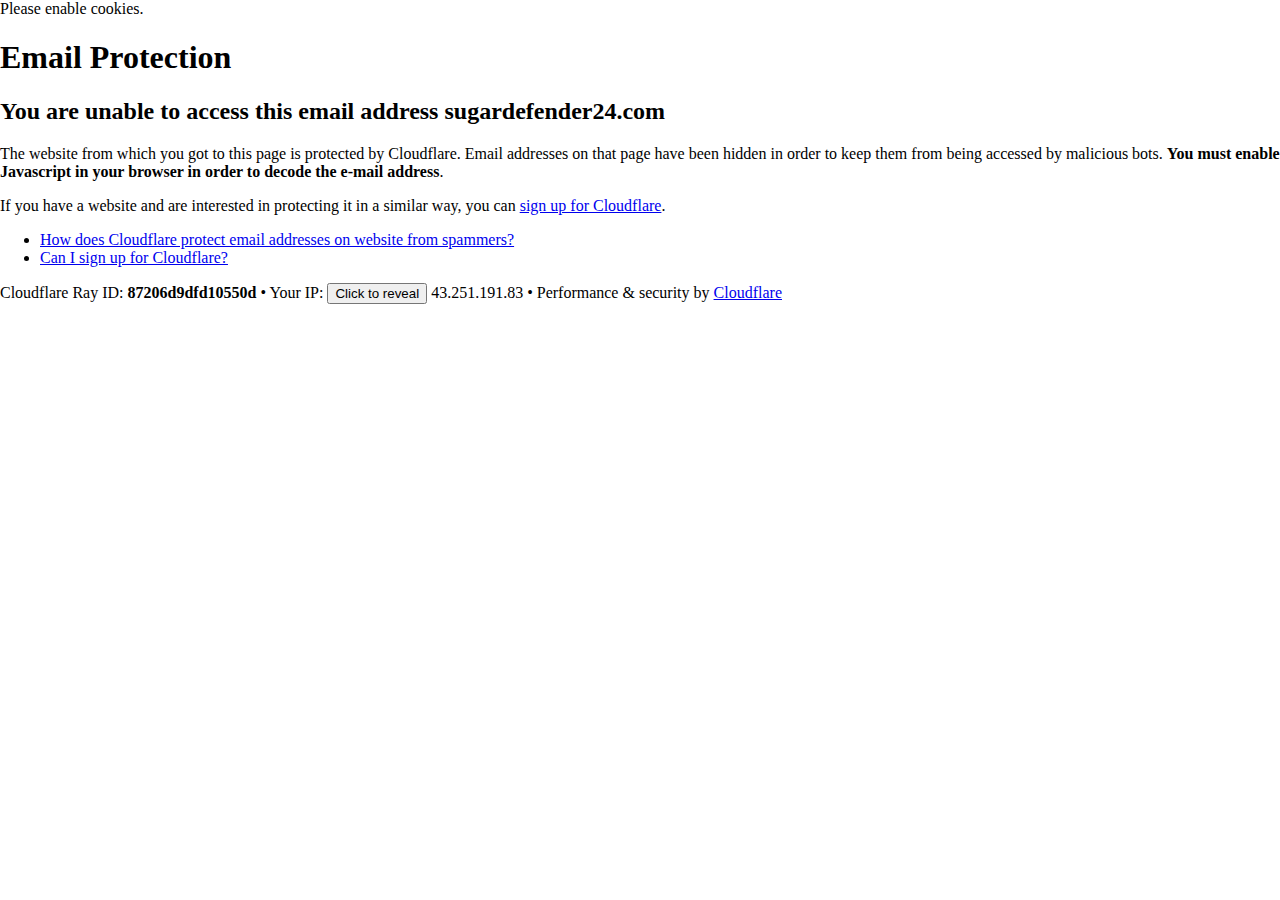
<file: cdn-cgi/l/email-protection.html>
<!DOCTYPE html>
<!--[if lt IE 7]> <html class="no-js ie6 oldie" lang="en-US"> <![endif]-->
<!--[if IE 7]>    <html class="no-js ie7 oldie" lang="en-US"> <![endif]-->
<!--[if IE 8]>    <html class="no-js ie8 oldie" lang="en-US"> <![endif]-->
<!--[if gt IE 8]><!--> <html class="no-js" lang="en-US"> <!--<![endif]-->

<!-- Mirrored from sugardefender24.com/cdn-cgi/l/email-protection by HTTrack Website Copier/3.x [XR&CO'2014], Wed, 10 Apr 2024 05:45:11 GMT -->
<!-- Added by HTTrack --><meta http-equiv="content-type" content="text/html;charset=UTF-8" /><!-- /Added by HTTrack -->
<head>
<title>Email Protection | Cloudflare</title>
<meta charset="UTF-8" />
<meta http-equiv="Content-Type" content="text/html; charset=UTF-8" />
<meta http-equiv="X-UA-Compatible" content="IE=Edge" />
<meta name="robots" content="noindex, nofollow" />
<meta name="viewport" content="width=device-width,initial-scale=1" />
<link rel="stylesheet" id="cf_styles-css" href="https://sugardefender24.com/cdn-cgi/styles/cf.errors.css" />
<!--[if lt IE 9]><link rel="stylesheet" id='cf_styles-ie-css' href="/cdn-cgi/styles/cf.errors.ie.css" /><![endif]-->
<style>body{margin:0;padding:0}</style>


<!--[if gte IE 10]><!-->
<script>
  if (!navigator.cookieEnabled) {
    window.addEventListener('DOMContentLoaded', function () {
      var cookieEl = document.getElementById('cookie-alert');
      cookieEl.style.display = 'block';
    })
  }
</script>
<!--<![endif]-->


</head>
<body>
  <div id="cf-wrapper">
    <div class="cf-alert cf-alert-error cf-cookie-error" id="cookie-alert" data-translate="enable_cookies">Please enable cookies.</div>
    <div id="cf-error-details" class="cf-error-details-wrapper">
      <div class="cf-wrapper cf-header cf-error-overview">
        <h1 data-translate="block_headline">Email Protection</h1>
        <h2 class="cf-subheadline"><span data-translate="unable_to_access">You are unable to access this email address</span> sugardefender24.com</h2>
      </div><!-- /.header -->

      <div class="cf-section cf-wrapper">
        <div class="cf-columns two">
          <div class="cf-column">
            <p>The website from which you got to this page is protected by Cloudflare. Email addresses on that page have been hidden in order to keep them from being accessed by malicious bots. <strong>You must enable Javascript in your browser in order to decode the e-mail address</strong>.</p>
            <p>If you have a website and are interested in protecting it in a similar way, you can <a rel="noopener noreferrer" href="https://www.cloudflare.com/sign-up?utm_source=email_protection">sign up for Cloudflare</a>.</p>
          </div>

          <div class="cf-column">
            <div class="grid_4">
              <div class="rail">
                  <div class="panel">
                      <ul class="nobullets">
                        <li><a rel="noopener noreferrer" class="modal-link-faq" href="https://support.cloudflare.com/hc/en-us/articles/200170016-What-is-Email-Address-Obfuscation-">How does Cloudflare protect email addresses on website from spammers?</a></li>
                        <li><a rel="noopener noreferrer" class="modal-link-faq" href="https://support.cloudflare.com/hc/en-us/categories/200275218-Getting-Started">Can I sign up for Cloudflare?</a></li>
                    </ul>
                </div>
              </div>
            </div>
          </div>
        </div>
      </div><!-- /.section -->

      <div class="cf-error-footer cf-wrapper w-240 lg:w-full py-10 sm:py-4 sm:px-8 mx-auto text-center sm:text-left border-solid border-0 border-t border-gray-300">
  <p class="text-13">
    <span class="cf-footer-item sm:block sm:mb-1">Cloudflare Ray ID: <strong class="font-semibold">87206d9dfd10550d</strong></span>
    <span class="cf-footer-separator sm:hidden">&bull;</span>
    <span id="cf-footer-item-ip" class="cf-footer-item hidden sm:block sm:mb-1">
      Your IP:
      <button type="button" id="cf-footer-ip-reveal" class="cf-footer-ip-reveal-btn">Click to reveal</button>
      <span class="hidden" id="cf-footer-ip">43.251.191.83</span>
      <span class="cf-footer-separator sm:hidden">&bull;</span>
    </span>
    <span class="cf-footer-item sm:block sm:mb-1"><span>Performance &amp; security by</span> <a rel="noopener noreferrer" href="https://www.cloudflare.com/5xx-error-landing" id="brand_link" target="_blank">Cloudflare</a></span>
    
  </p>
  <script>(function(){function d(){var b=a.getElementById("cf-footer-item-ip"),c=a.getElementById("cf-footer-ip-reveal");b&&"classList"in b&&(b.classList.remove("hidden"),c.addEventListener("click",function(){c.classList.add("hidden");a.getElementById("cf-footer-ip").classList.remove("hidden")}))}var a=document;document.addEventListener&&a.addEventListener("DOMContentLoaded",d)})();</script>
</div><!-- /.error-footer -->


    </div><!-- /#cf-error-details -->
  </div><!-- /#cf-wrapper -->

  <script>
  window._cf_translation = {};
  
  
</script>

</body>

<!-- Mirrored from sugardefender24.com/cdn-cgi/l/email-protection by HTTrack Website Copier/3.x [XR&CO'2014], Wed, 10 Apr 2024 05:45:11 GMT -->
</html>
</file>
<file: assets/css/style.css>
@import 'https://fonts.googleapis.com/css2?family=Poppins:wght@400;500;600;700&amp;display=swap';:root{--new-primary: #B3001B;--new-primary-dark:  #931F1D;--new-blue-light: #3977a4;--new-blue-dark: #2A324B;--new-light: #E1E5EE;--bs-light-rgb: 225, 229, 238;--bs-font-sans-serif: 'Poppins', sans-serif}.heading-1{font-size:2rem;font-size:min(max(2rem,4vw),5rem);font-size:clamp(2rem,4vw,5rem)}.heading-2{font-size:1.75rem;font-size:min(max(1.75rem,3vw),3rem);font-size:clamp(1.75rem,3vw,3rem)}.heading-3{font-size:1.5rem;font-size:min(max(1.5rem,2.5vw),2.75rem);font-size:clamp(1.5rem,2.5vw,2.75rem)}.heading-4{font-size:1rem;font-size:min(max(1rem,1.5vw),1.75rem);font-size:clamp(1rem,1.5vw,1.75rem)}.p-2-5{padding:2.5rem}.p-4rem{padding:4rem}@media(max-width:520px){.p-2-5{padding:2rem}.p-4rem{padding:3.5rem}}@media(max-width:500px){.padding-btn-upsell{padding:1rem}}.theme-border-radius{border-radius:3.125rem}.theme-border-radius-sm{border-radius:2.1875rem}.border-primary-new{border:2px solid var(--new-primary)}.border-primary-new-thick{border:6px solid var(--new-primary)}.hero{min-height:calc(100vh - 58px);min-height:calc(100svh - 58px);background:linear-gradient(var(--new-light),#fff)}.hero-background{background:linear-gradient(180deg,#2A324B 0.45%,#48BEFF 199.14%)}.hero-img img{margin-top:-3%;max-height:40vh;width:auto}@media(max-height:650px){.hero-img img{margin-top:-2%}}.red-gradient-bg{background:linear-gradient(127deg,var(--new-primary) -16.14%,var(--new-primary-dark) 33.43%)}.red-dark-bg{background-color:var(--new-primary-dark)}.blue-dark-bg{background:linear-gradient(180deg,#2A324B 0.45%,#48BEFF 199.14%)}.blue-light-bg{background-color:var(--new-blue-dark)}.gold-gradient{background:linear-gradient(180deg,#2A324B 0.45%,#48BEFF 199.14%);color:#fff}.faqs-bg::after{content:"";position:absolute;top:11%;bottom:0;left:0;right:0;background-color:var(--new-blue-light);border-radius:3.125rem}@media(max-width:768px){.faqs-bg::after{top:0}}.btn-new{font-size:1rem;line-height:1.5;box-shadow:inset 0 1px 0 rgba(255,255,255,.15),0 1px 1px rgba(0,0,0,.075);font-weight:400;color:#fff;text-align:center;text-decoration:none;text-transform:uppercase;padding:1rem 5rem;vertical-align:middle;cursor:pointer;-webkit-user-select:none;-moz-user-select:none;user-select:none;border-radius:10rem;transition:color .15s ease-in-out,background-color .15s ease-in-out,border-color .15s ease-in-out,box-shadow .15s ease-in-out}.btn-primary-new{cursor:pointer;background-color:#ffd814;border:none;color:#000;border:1px solid #fcd200;font-weight:600}.btn-primary-new:hover{background-color:#f7ca00;text-decoration:none;color:#000}.nav-link{color:#fff}.nav-link:hover{color:rgba(255,255,255,.85)}.navbar-toggler-icon{background-image:url([data-uri])}.navbar-toggler{color:#212529;border:0}@media(min-width:768px){.nav-link{color:#212529}.nav-link:hover{color:rgba(33,37,41,.85)}}.reference-text{font-size:12px}.money-back-badge{margin-top:-40%}.arrows-down-position{margin-bottom:-6.5rem}@media(max-width:575px){.arrows-down-position{margin-bottom:-3.5rem}}.z-1{z-index:1}.cursor-pointer{cursor:pointer}.text-red-new{color:var(--new-primary)}.accordion{--bs-accordion-bg: #fcfcfd;--bs-accordion-active-bg: var(--new-light);--bs-accordion-active-color: black;--bs-accordion-border-width: 0;--bs-accordion-btn-focus-box-shadow: none}.accordion-item:first-of-type,.accordion-item:first-of-type .accordion-button{border-top-left-radius:2.1875rem;border-top-right-radius:2.1875rem}.accordion-item:last-of-type,.accordion-item:last-of-type .accordion-button.collapsed{border-bottom-right-radius:2.1875rem;border-bottom-left-radius:2.1875rem}.accordion-button{background-color:#edeff4!important}.usps-icon-number{display:flex;justify-content:center;align-items:center;width:48px;height:48px;border-radius:50%;border:3px solid #38415e;margin-top:-4.5rem;background:var(--new-blue-dark)}@media(max-width:768px){.usps-icon-number{margin-top:-2.75rem}}.video-section{position:relative}.video-wrapper{max-width:1080px;margin:0 auto}#video-container{border-radius:30px}#video-container iframe{border-radius:30px}div[id^=backdrop_]{display:none!important}.player-wrapper{z-index:1;height:0}.player-wrapper>iframe{position:absolute;top:0;left:0;width:100%;height:100%;max-height:1080px}.stream{position:relative;z-index:1;padding-bottom:56.25%;height:0;margin-left:auto;margin-right:auto;float:none;box-sizing:border-box;border-radius:30px;box-shadow:rgba(42,50,75,.25) 0 14px 28px,rgba(42,50,75,.22) 0 10px 10px}.video-wrapper .glass{background-color:transparent;background-repeat:no-repeat;background-size:cover;width:100%;height:100%;position:absolute;left:0%;right:0%;top:0%;bottom:0%;margin:auto;background-position:center}.video-wrapper .playpause,.video-wrapper .play,.video-wrapper .soundbutton{background:rgba(0,48,73,.6);background-size:cover;width:100%;height:100%;position:absolute;left:0%;right:0%;top:0%;bottom:0%;margin:auto;background-position:center;visibility:hidden;z-index:3;border-radius:30px}.video-wrapper .soundbutton{visibility:visible}.video-wrapper .playpause>img,.video-wrapper .play>img,.video-wrapper .soundbutton>img{width:75%;position:absolute;top:39%;left:50%;transform:translateX(-50%)}.pw-1-4 .playpause>img,.pw-1-4 .play>img,.pw-1-4 .soundbutton>img,.pw-1-4-cf .playpause>img,.pw-1-4-cf .play>img,.pw-1-4-cf .soundbutton>img{top:50%;transform:translate(-50%,-50%)}.video-wrapper video::-webkit-media-text-track-display{font-size:80%}@media(min-width:1024px){.video-wrapper video::-webkit-media-text-track-display{font-size:140%}}.video-wrapper .stream_container{position:relative}.video-wrapper .player-wrapper video,.video-wrapper .player-wrapper iframe,.video-wrapper .player-wrapper>div{border:none;width:100%;height:100%;position:absolute}@media(orientation:landscape){.video-wrapper .player-wrapper{padding-bottom:56.25%}}@media(orientation:portrait){.video-wrapper .player-wrapper{padding-bottom:56.25%}}@media(max-width:575px){.video-wrapper{border:none;box-shadow:none}}#video-section{min-height:320px}.thumb img{border-radius:30px}.smartplayer-mobile{border-radius:30px!important}.stream-1-4,.pw-1-4{padding-bottom:178.218%!important;padding-top:0!important}.stream-1-4-cf,.pw-1-4-cf{padding-bottom:179.7752808988764%!important;padding-top:0!important}.countdown{display:none;color:#000;margin-left:auto;margin-right:auto;text-align:center;font-size:30px}.countdown>div{border-radius:20px;display:inline-block;vertical-align:middle;margin-right:1rem}.countdown .text{font-size:.875rem;margin-top:.25rem}.countdown div>span{padding:1rem;border-radius:1.5rem;background:var(--new-blue-dark);display:inline-block;width:80px;color:#fff}.loading{width:100%;min-height:100%;top:0;left:0;z-index:999;padding-bottom:calc(56.25%);text-align:center;color:#fff;background:var(--new-blue-light);position:absolute;display:flex;justify-content:center;border-radius:30px;letter-spacing:.5px}.loading-spinner{width:136px;height:136px;position:absolute;top:50%;margin:-68px auto 0;border-color:#fff transparent;border-style:solid;border-width:4px;border-radius:50%;-webkit-animation:1.5s linear infinite rotate;animation:1.5s linear infinite rotate;display:flex!important}.loading-text{width:100%;height:100%;align-items:center;position:absolute;display:flex;justify-content:center}.svg-spin{animation:2s linear infinite spin;-webkit-animation:2s linear infinite spin;-moz-animation:2s linear infinite spin;-ms-animation:spin 2s linear infinite;-o-animation:2s linear infinite spin;transform-origin:center}@keyframes rotate{0%{transform:rotate(0)}to{transform:rotate(1turn)}}@keyframes spin{from{transform:rotate(0)}to{transform:rotate(360deg)}}.exitModal{background:rgba(0,0,0,.85)}.modal-label{position:absolute;top:50%;left:50%;transform:translate(-50%,-50%);background-color:rgba(255,216,20,.8);border:0;border-radius:5px;padding:.75rem 1rem;cursor:pointer}.negative-ml-3rem{margin-left:-3rem}.full-screen{max-width:100%}.full-screen .video-wrapper{width:100%;padding:0;margin-left:auto!important;max-width:177vh}.full-screen .player-wrapper,.full-screen .stream{padding-top:0;max-height:100vh;position:relative;min-height:0}.full-screen .video-wrapper>iframe{position:absolute;top:0;left:0;height:100%;width:100%}.full-screen .stream{border:none;box-shadow:none;margin:0}.full-screen #smartplayer{border-radius:0!important;cursor:pointer}.full-screen .vsl-doctor,.full-screen .vsl-header,.full-screen .vsl-update{display:none}@media(max-width:991px){.vsl-doctor{display:none}}
</file>
